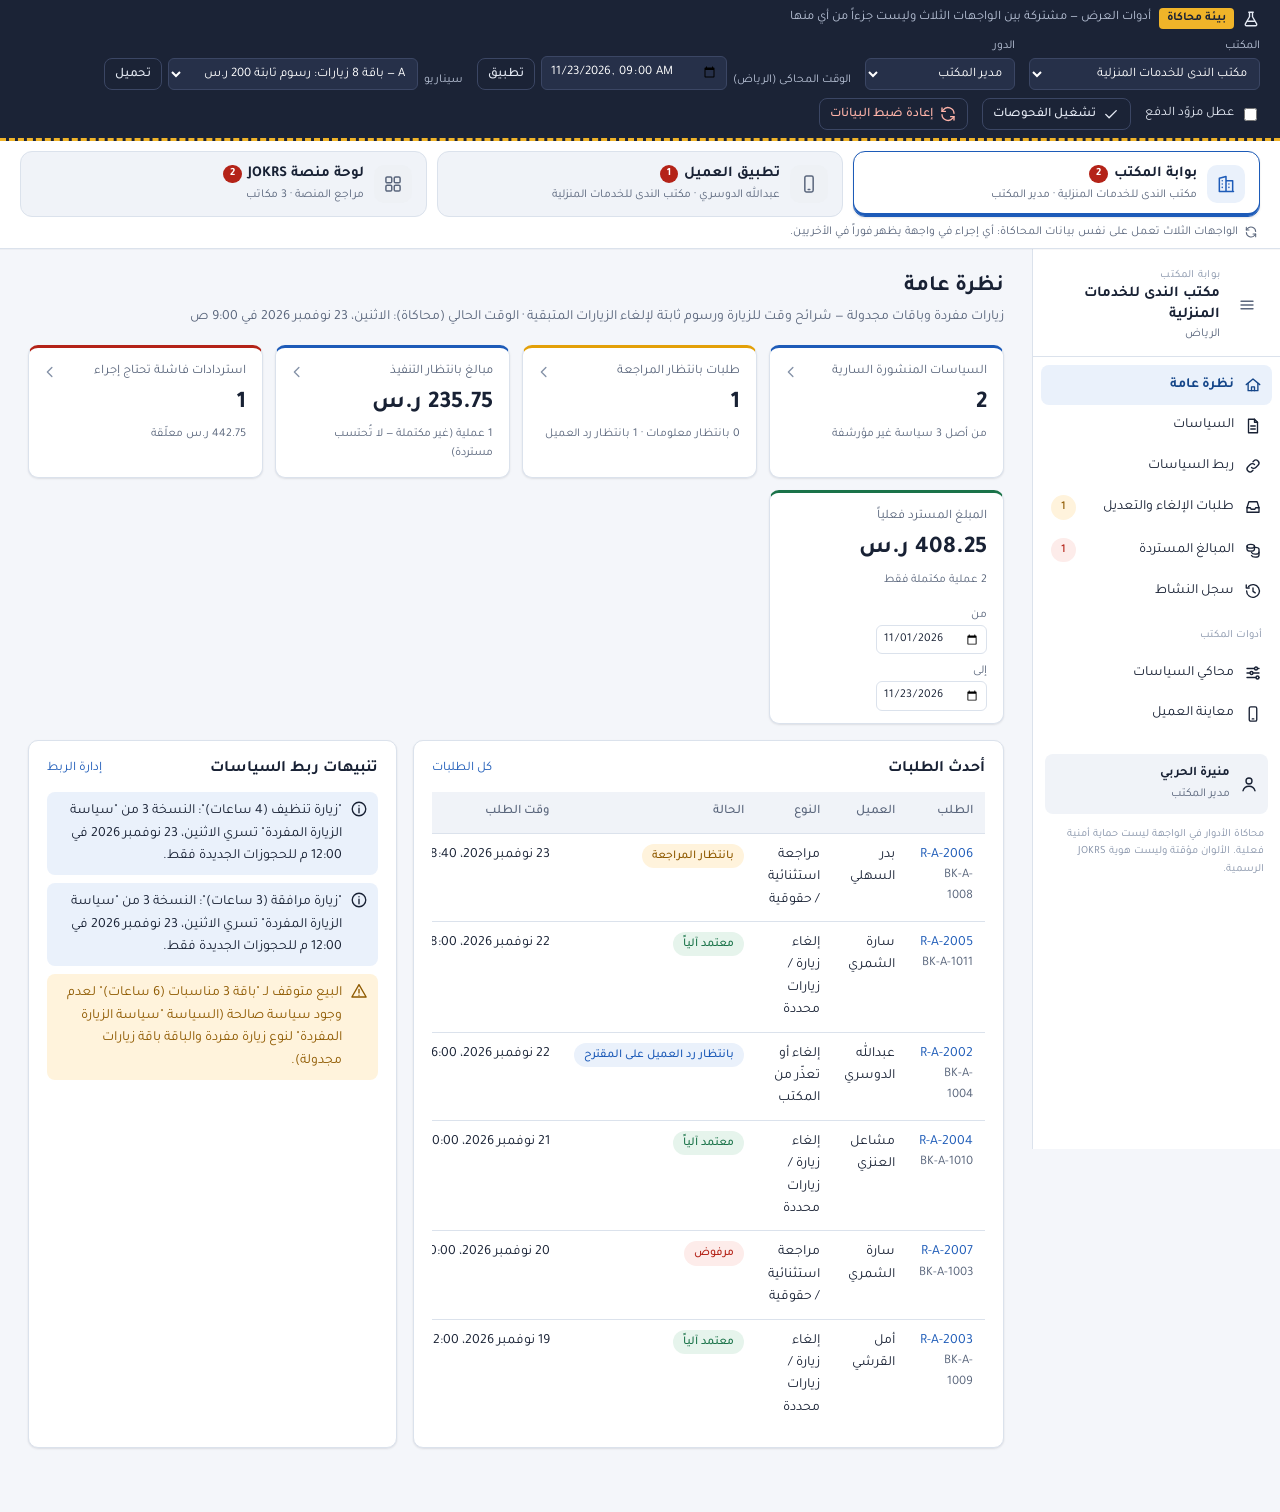
<file: index.html>
<!doctype html>
<html lang="ar" dir="rtl">
<head>
  <meta charset="utf-8">
  <meta name="viewport" content="width=device-width, initial-scale=1">
  <title>الإلغاء والاسترداد وإعادة الجدولة — محاكاة JOKRS (المكتب · العميل · المنصة)</title>
  <meta name="description" content="محاكاة تفاعلية لوحدة الإلغاء والاسترداد وإعادة الجدولة في بوابة مكاتب JOKRS. بيانات وهمية بالكامل.">
  <link rel="preconnect" href="https://fonts.googleapis.com">
  <link rel="preconnect" href="https://fonts.gstatic.com" crossorigin>
  <link href="https://fonts.googleapis.com/css2?family=Tajawal:wght@400;500;700&display=swap" rel="stylesheet">
  <link rel="stylesheet" href="styles.css">
</head>
<body>
  <svg xmlns="http://www.w3.org/2000/svg" style="display:none" aria-hidden="true">
    <symbol id="i-home" viewBox="0 0 24 24"><path d="M3 11.5 12 4l9 7.5"/><path d="M5.5 10v9.5h13V10"/><path d="M10 19.5v-5h4v5"/></symbol>
    <symbol id="i-doc" viewBox="0 0 24 24"><path d="M6 3h8l4 4v14H6z"/><path d="M14 3v4h4"/><path d="M9 12h6M9 16h6"/></symbol>
    <symbol id="i-link" viewBox="0 0 24 24"><path d="M10 14a4 4 0 0 0 5.7 0l3-3a4 4 0 0 0-5.7-5.7l-1 1"/><path d="M14 10a4 4 0 0 0-5.7 0l-3 3a4 4 0 0 0 5.7 5.7l1-1"/></symbol>
    <symbol id="i-inbox" viewBox="0 0 24 24"><path d="M4 13 6.5 5h11L20 13v6H4z"/><path d="M4 13h4.5l1 2h5l1-2H20"/></symbol>
    <symbol id="i-coins" viewBox="0 0 24 24"><ellipse cx="9" cy="7" rx="5" ry="2.5"/><path d="M4 7v4c0 1.4 2.2 2.5 5 2.5s5-1.1 5-2.5V7"/><path d="M10 15.4c.6 1.2 2.6 2.1 5 2.1 2.8 0 5-1.1 5-2.5v-4c0-1.4-2.2-2.5-5-2.5"/><path d="M10 19.4c.6 1.2 2.6 2.1 5 2.1 2.8 0 5-1.1 5-2.5v-4"/></symbol>
    <symbol id="i-history" viewBox="0 0 24 24"><path d="M3.5 12a8.5 8.5 0 1 0 2.5-6"/><path d="M3 4v4h4"/><path d="M12 8v4.5l3 2"/></symbol>
    <symbol id="i-sliders" viewBox="0 0 24 24"><path d="M4 6h10M18 6h2M4 12h4M12 12h8M4 18h12M20 18h0"/><circle cx="16" cy="6" r="2"/><circle cx="10" cy="12" r="2"/><circle cx="18" cy="18" r="2"/></symbol>
    <symbol id="i-phone" viewBox="0 0 24 24"><rect x="7" y="2.5" width="10" height="19" rx="2"/><path d="M11 18.5h2"/></symbol>
    <symbol id="i-search" viewBox="0 0 24 24"><circle cx="11" cy="11" r="6.5"/><path d="m20 20-4.2-4.2"/></symbol>
    <symbol id="i-plus" viewBox="0 0 24 24"><path d="M12 5v14M5 12h14"/></symbol>
    <symbol id="i-x" viewBox="0 0 24 24"><path d="M6 6l12 12M18 6 6 18"/></symbol>
    <symbol id="i-check" viewBox="0 0 24 24"><path d="m5 12.5 4.5 4.5L19 7.5"/></symbol>
    <symbol id="i-alert" viewBox="0 0 24 24"><path d="M12 3.5 2.5 20h19z"/><path d="M12 10v4.5M12 17.5v.1"/></symbol>
    <symbol id="i-info" viewBox="0 0 24 24"><circle cx="12" cy="12" r="9"/><path d="M12 11v6M12 7.5v.1"/></symbol>
    <symbol id="i-chev" viewBox="0 0 24 24"><path d="m14.5 6-6 6 6 6"/></symbol>
    <symbol id="i-copy" viewBox="0 0 24 24"><rect x="8" y="8" width="12" height="12" rx="2"/><path d="M16 8V5a1 1 0 0 0-1-1H5a1 1 0 0 0-1 1v10a1 1 0 0 0 1 1h3"/></symbol>
    <symbol id="i-archive" viewBox="0 0 24 24"><rect x="3" y="4" width="18" height="4" rx="1"/><path d="M5 8v12h14V8M10 12h4"/></symbol>
    <symbol id="i-edit" viewBox="0 0 24 24"><path d="M4 20h4L19 9l-4-4L4 16z"/><path d="m13.5 6.5 4 4"/></symbol>
    <symbol id="i-eye" viewBox="0 0 24 24"><path d="M2.5 12S6 5.5 12 5.5 21.5 12 21.5 12 18 18.5 12 18.5 2.5 12 2.5 12z"/><circle cx="12" cy="12" r="3"/></symbol>
    <symbol id="i-clock" viewBox="0 0 24 24"><circle cx="12" cy="12" r="9"/><path d="M12 7v5l3.5 2"/></symbol>
    <symbol id="i-user" viewBox="0 0 24 24"><circle cx="12" cy="8" r="4"/><path d="M4 21c1.2-4 4.3-6 8-6s6.8 2 8 6"/></symbol>
    <symbol id="i-shield" viewBox="0 0 24 24"><path d="M12 3 4.5 6v5.5c0 4.5 3.2 8.2 7.5 9.5 4.3-1.3 7.5-5 7.5-9.5V6z"/></symbol>
    <symbol id="i-play" viewBox="0 0 24 24"><path d="M8 5.5v13l10-6.5z"/></symbol>
    <symbol id="i-refresh" viewBox="0 0 24 24"><path d="M20 11a8 8 0 0 0-14.3-4.5L4 8.5"/><path d="M4 4v4.5h4.5"/><path d="M4 13a8 8 0 0 0 14.3 4.5l1.7-2"/><path d="M20 20v-4.5h-4.5"/></symbol>
    <symbol id="i-calendar" viewBox="0 0 24 24"><rect x="3.5" y="5" width="17" height="15.5" rx="2"/><path d="M3.5 10h17M8 3v4M16 3v4"/></symbol>
    <symbol id="i-menu" viewBox="0 0 24 24"><path d="M4 7h16M4 12h16M4 17h16"/></symbol>
    <symbol id="i-building" viewBox="0 0 24 24"><path d="M4 21V5l8-2v18M12 8h8v13M4 21h17"/><path d="M7.5 8v.1M7.5 12v.1M7.5 16v.1M15.5 12v.1M15.5 16v.1"/></symbol>
    <symbol id="i-grid" viewBox="0 0 24 24"><rect x="3.5" y="3.5" width="7" height="7" rx="1.5"/><rect x="13.5" y="3.5" width="7" height="7" rx="1.5"/><rect x="3.5" y="13.5" width="7" height="7" rx="1.5"/><rect x="13.5" y="13.5" width="7" height="7" rx="1.5"/></symbol>
    <symbol id="i-external" viewBox="0 0 24 24"><path d="M14 4h6v6M20 4l-9 9"/><path d="M18 14v5a1 1 0 0 1-1 1H5a1 1 0 0 1-1-1V7a1 1 0 0 1 1-1h5"/></symbol>
    <symbol id="i-wallet" viewBox="0 0 24 24"><path d="M4 7.5A2.5 2.5 0 0 1 6.5 5H18v3"/><rect x="4" y="8" width="16" height="11" rx="2"/><path d="M16 13.5h.1"/></symbol>
    <symbol id="i-bell" viewBox="0 0 24 24"><path d="M6 16V11a6 6 0 0 1 12 0v5l1.5 2h-15z"/><path d="M10 20.5a2 2 0 0 0 4 0"/></symbol>
    <symbol id="i-sparkle" viewBox="0 0 24 24"><path d="M12 3.5 13.8 10 20.5 12l-6.7 2L12 20.5 10.2 14 3.5 12l6.7-2z"/></symbol>
    <symbol id="i-flask" viewBox="0 0 24 24"><path d="M9 3h6M10 3v6l-5.5 9.5A1.7 1.7 0 0 0 6 21h12a1.7 1.7 0 0 0 1.5-2.5L14 9V3"/><path d="M7.5 15h9"/></symbol>
  </svg>

  <a class="skip-link" href="#main">تخطَّ إلى المحتوى</a>
  <header id="demobar" class="demobar" aria-label="أدوات المحاكاة — خارج الواجهات الثلاث"></header>
  <nav id="viewtabs" class="viewtabs" aria-label="اختيار الواجهة"></nav>
  <div id="view-office" class="view" role="tabpanel" aria-labelledby="vt-office">
    <div class="shell">
      <aside id="sidebar" class="sidebar" aria-label="التنقل الرئيسي"></aside>
      <main id="main" class="main" tabindex="-1"></main>
    </div>
  </div>
  <div id="view-customer" class="view view-customer" role="tabpanel" aria-labelledby="vt-customer" hidden></div>
  <div id="view-jokrs" class="view view-jokrs" role="tabpanel" aria-labelledby="vt-jokrs" hidden></div>
  <div id="overlay-root"></div>
  <div id="toasts" class="toasts" role="status" aria-live="polite"></div>
  <noscript><p style="padding:24px">هذه المحاكاة تتطلب تفعيل JavaScript.</p></noscript>

  <script src="engine.js"></script>
  <script src="store.js"></script>
  <script src="seed.js"></script>
  <script src="tests.js"></script>
  <script src="ui-core.js"></script>
  <script src="ui-pages.js"></script>
  <script src="ui-builder.js"></script>
  <script src="ui-tools.js"></script>
  <script src="ui-customer.js"></script>
  <script src="ui-jokrs.js"></script>
  <script src="app.js"></script>
</body>
</html>
</file>
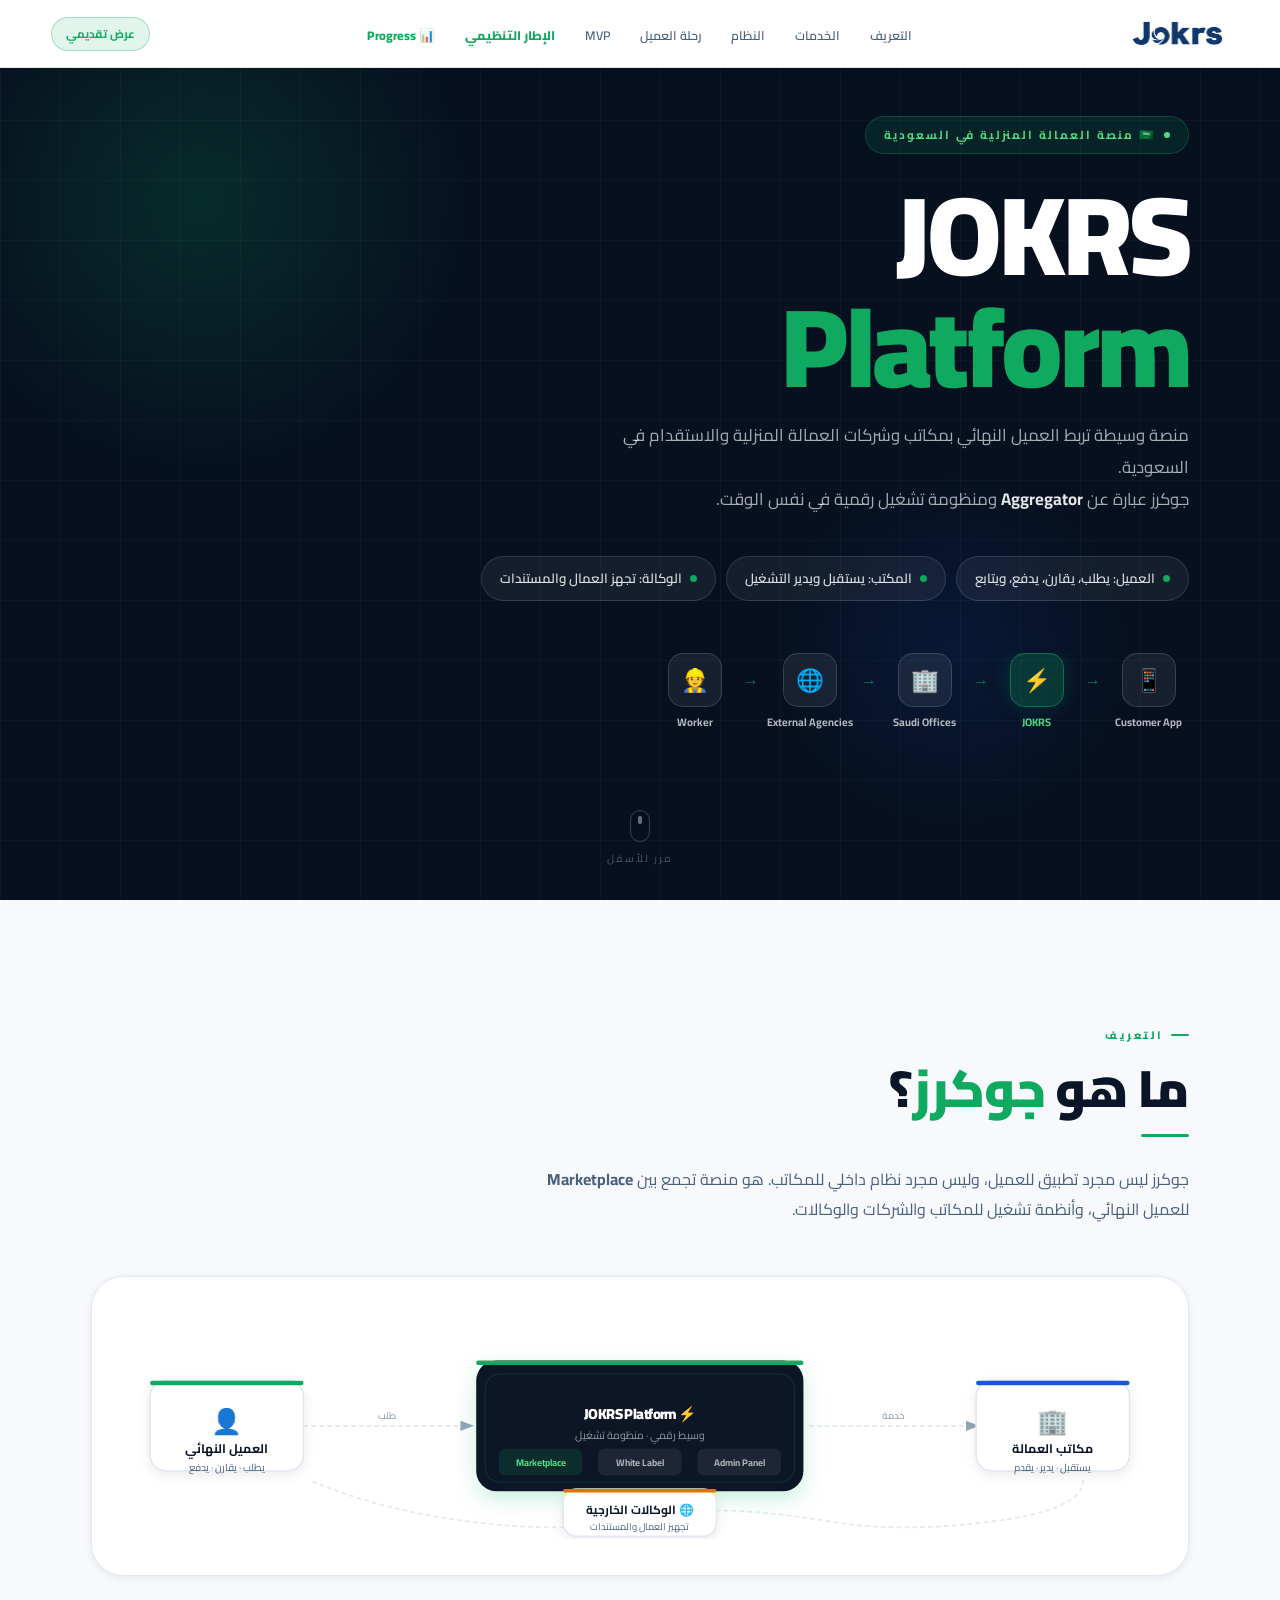
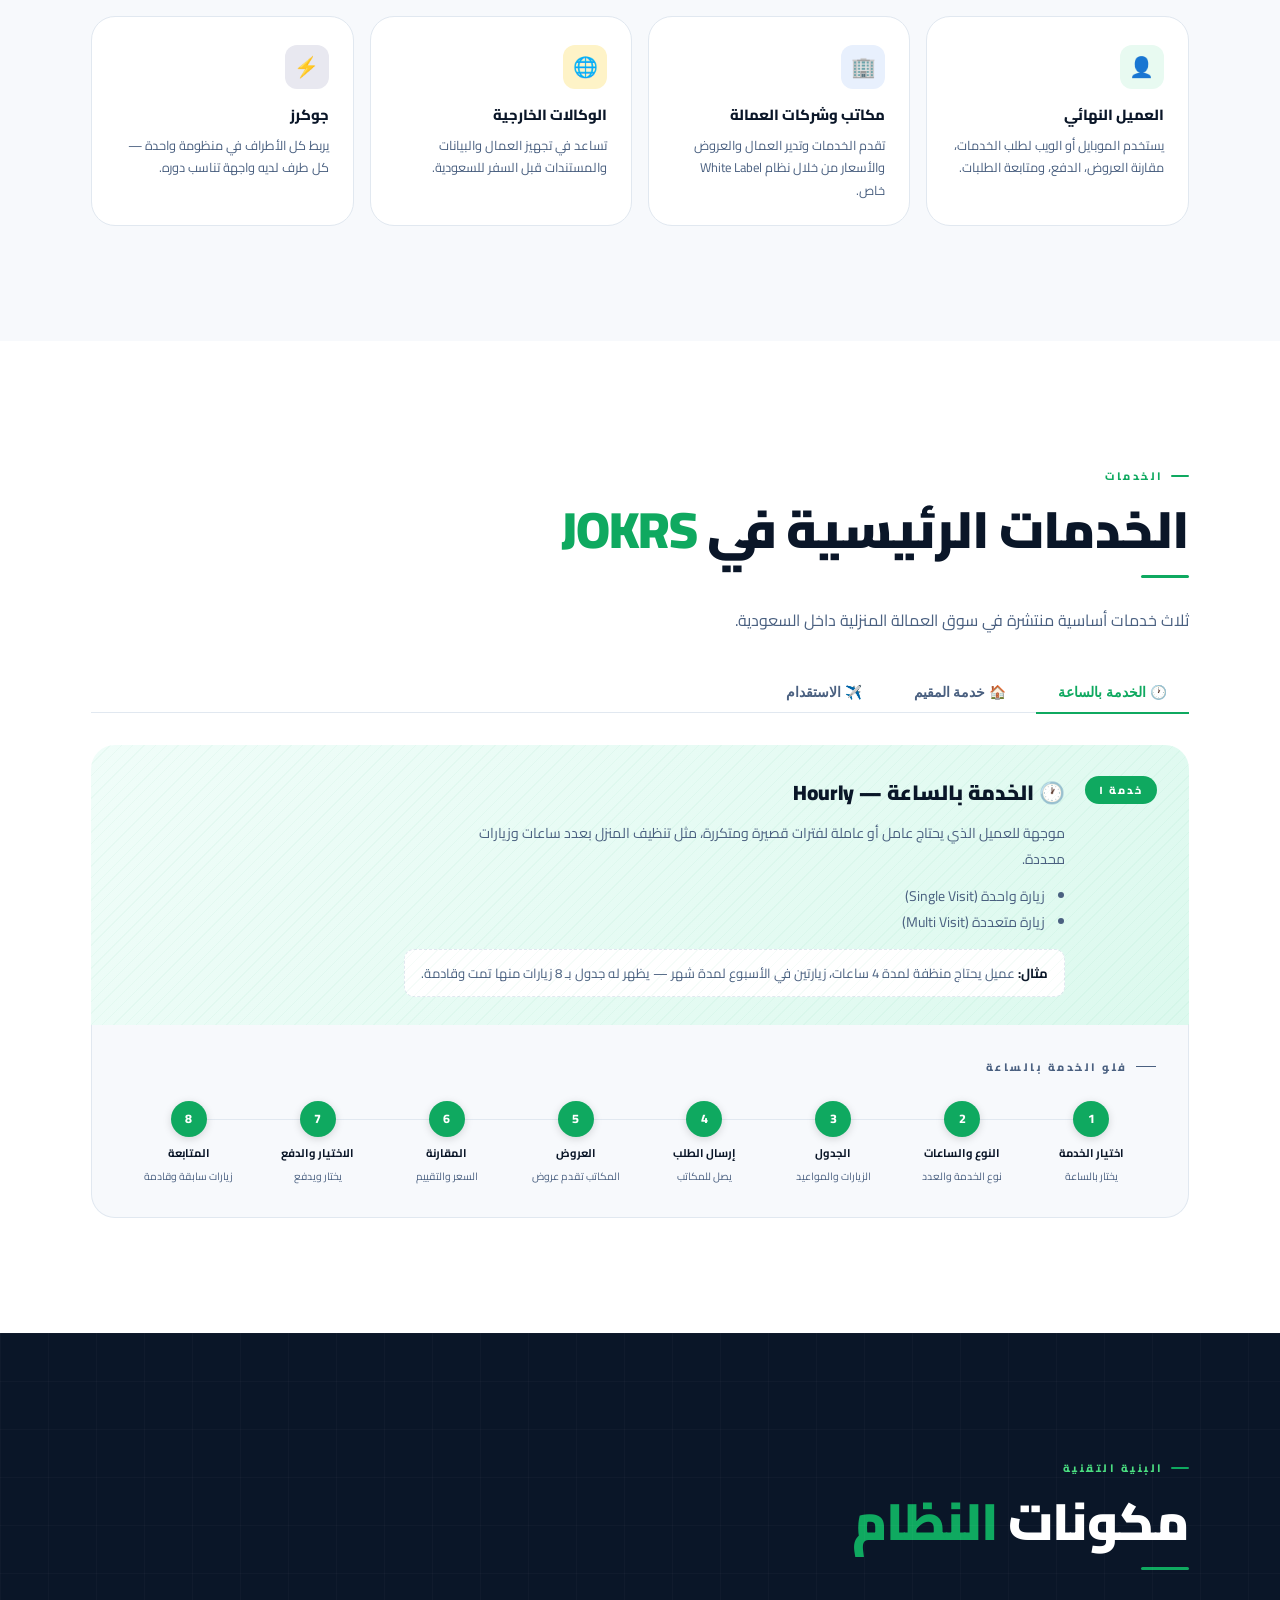
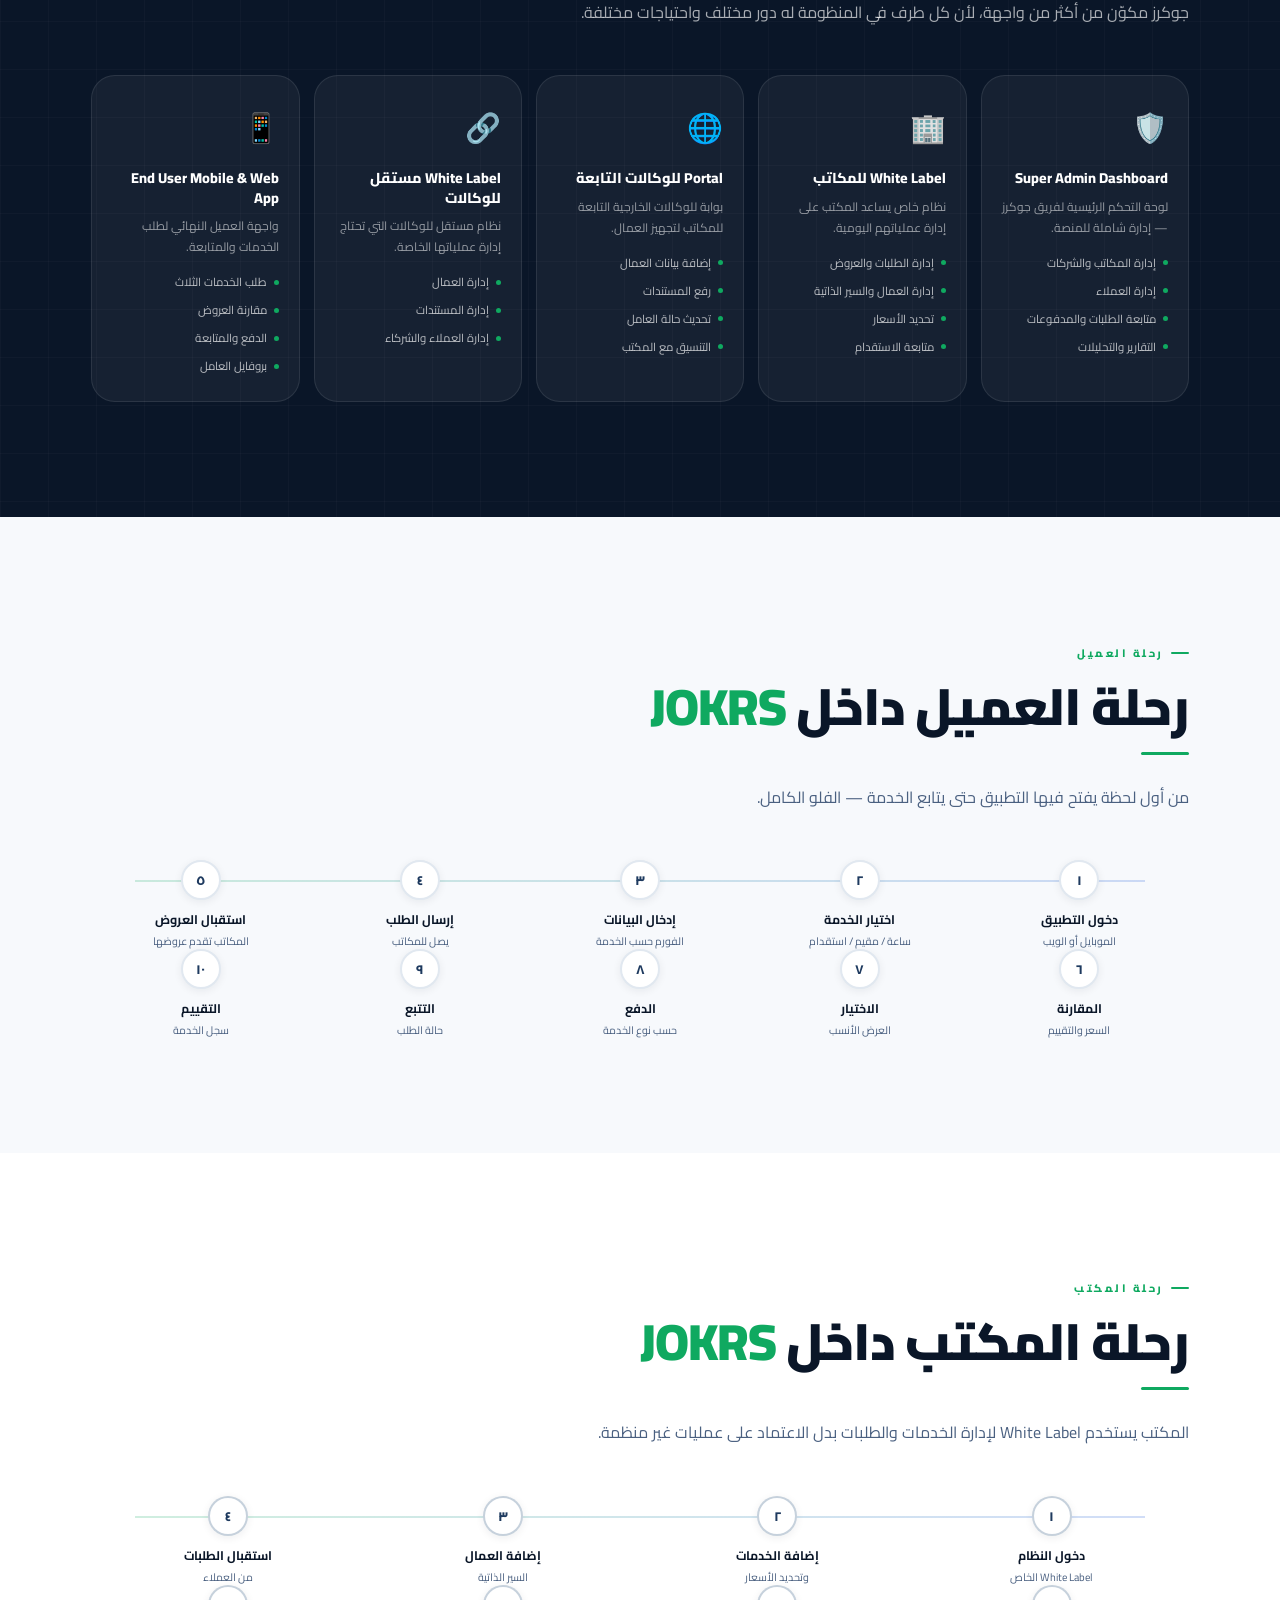
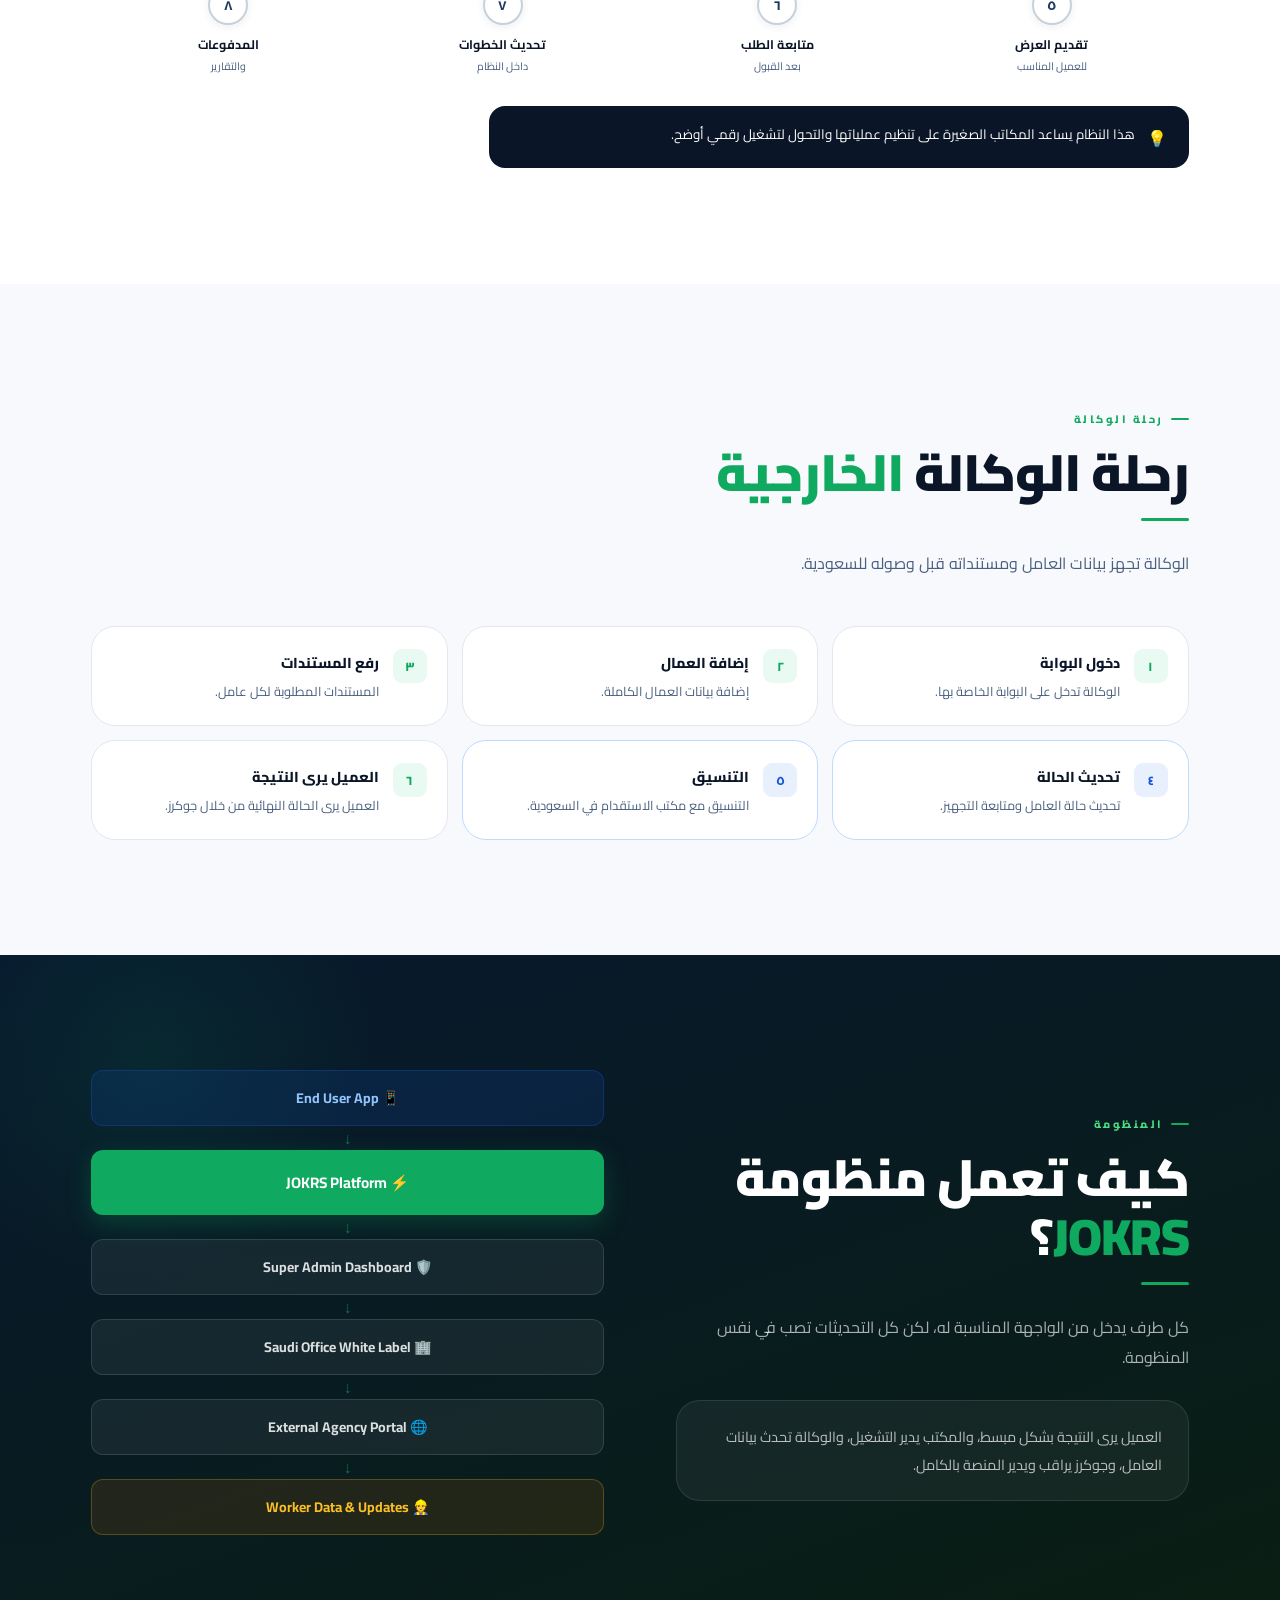
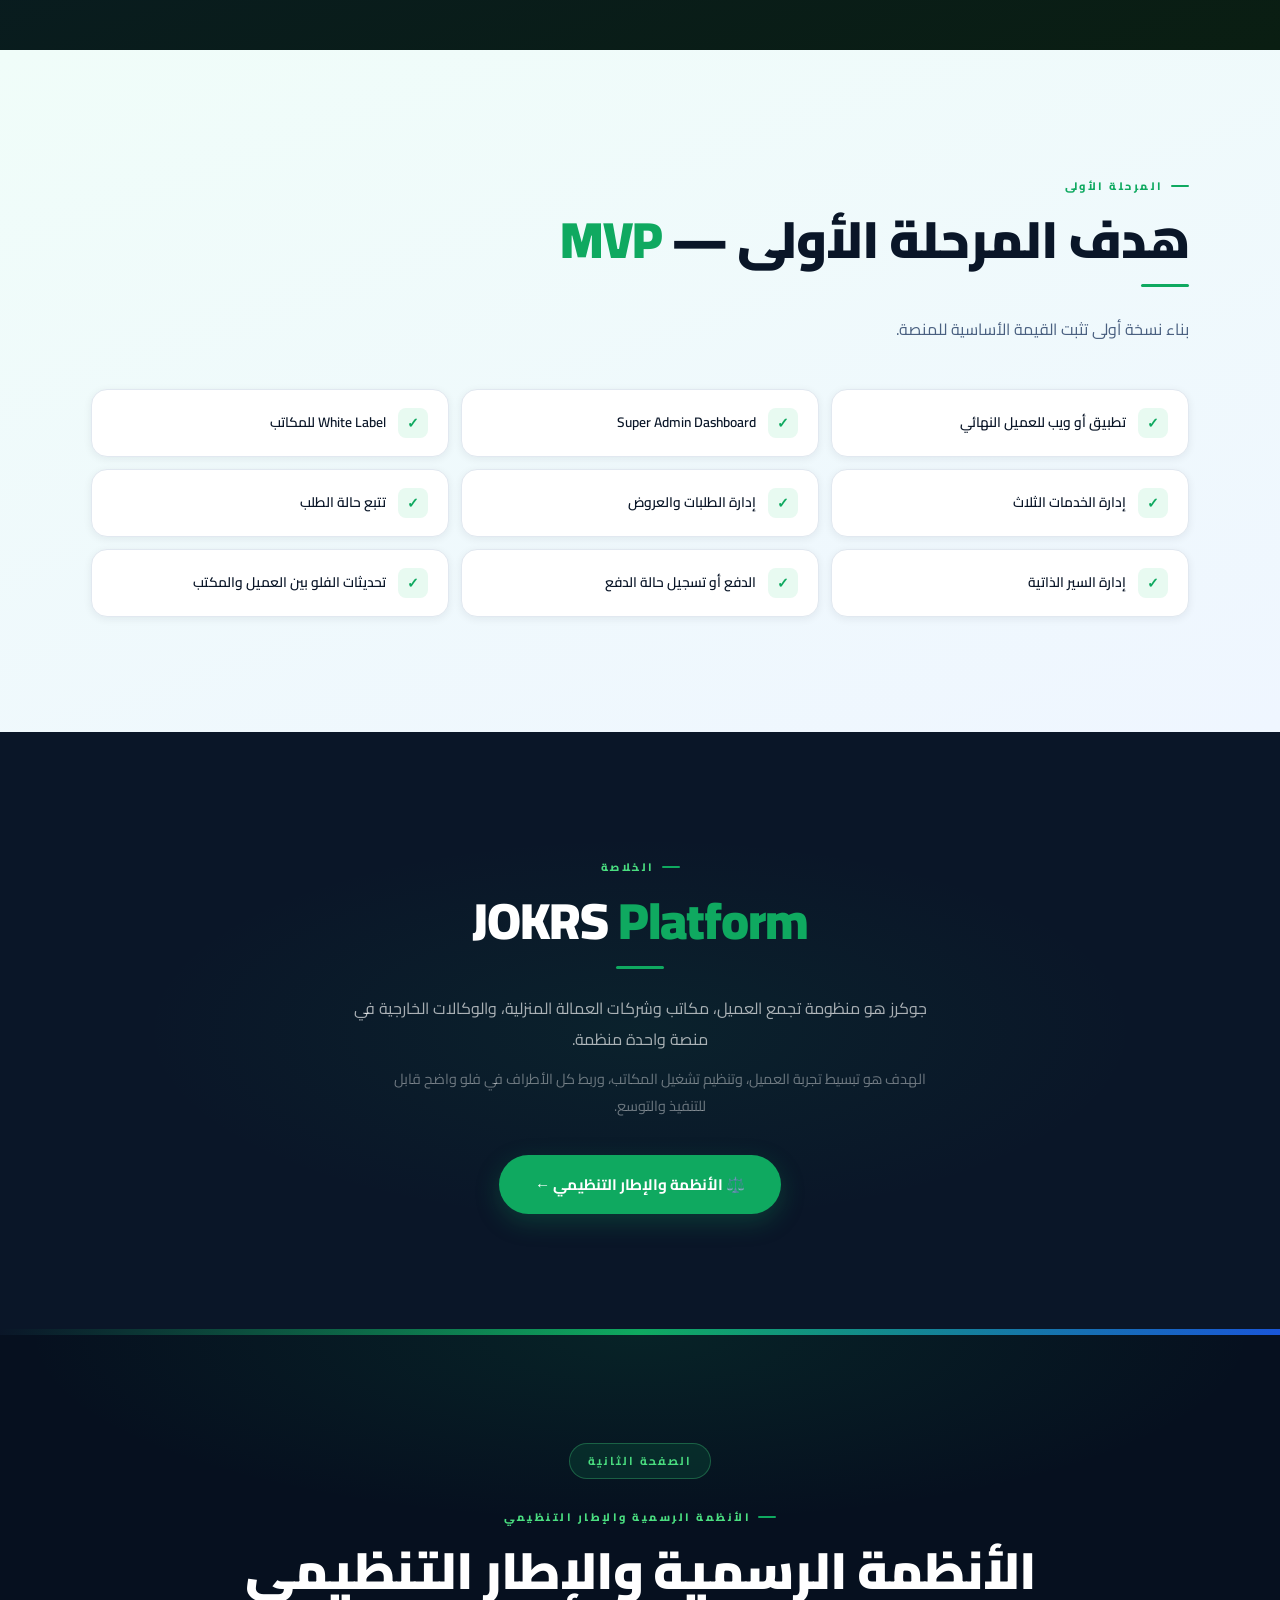
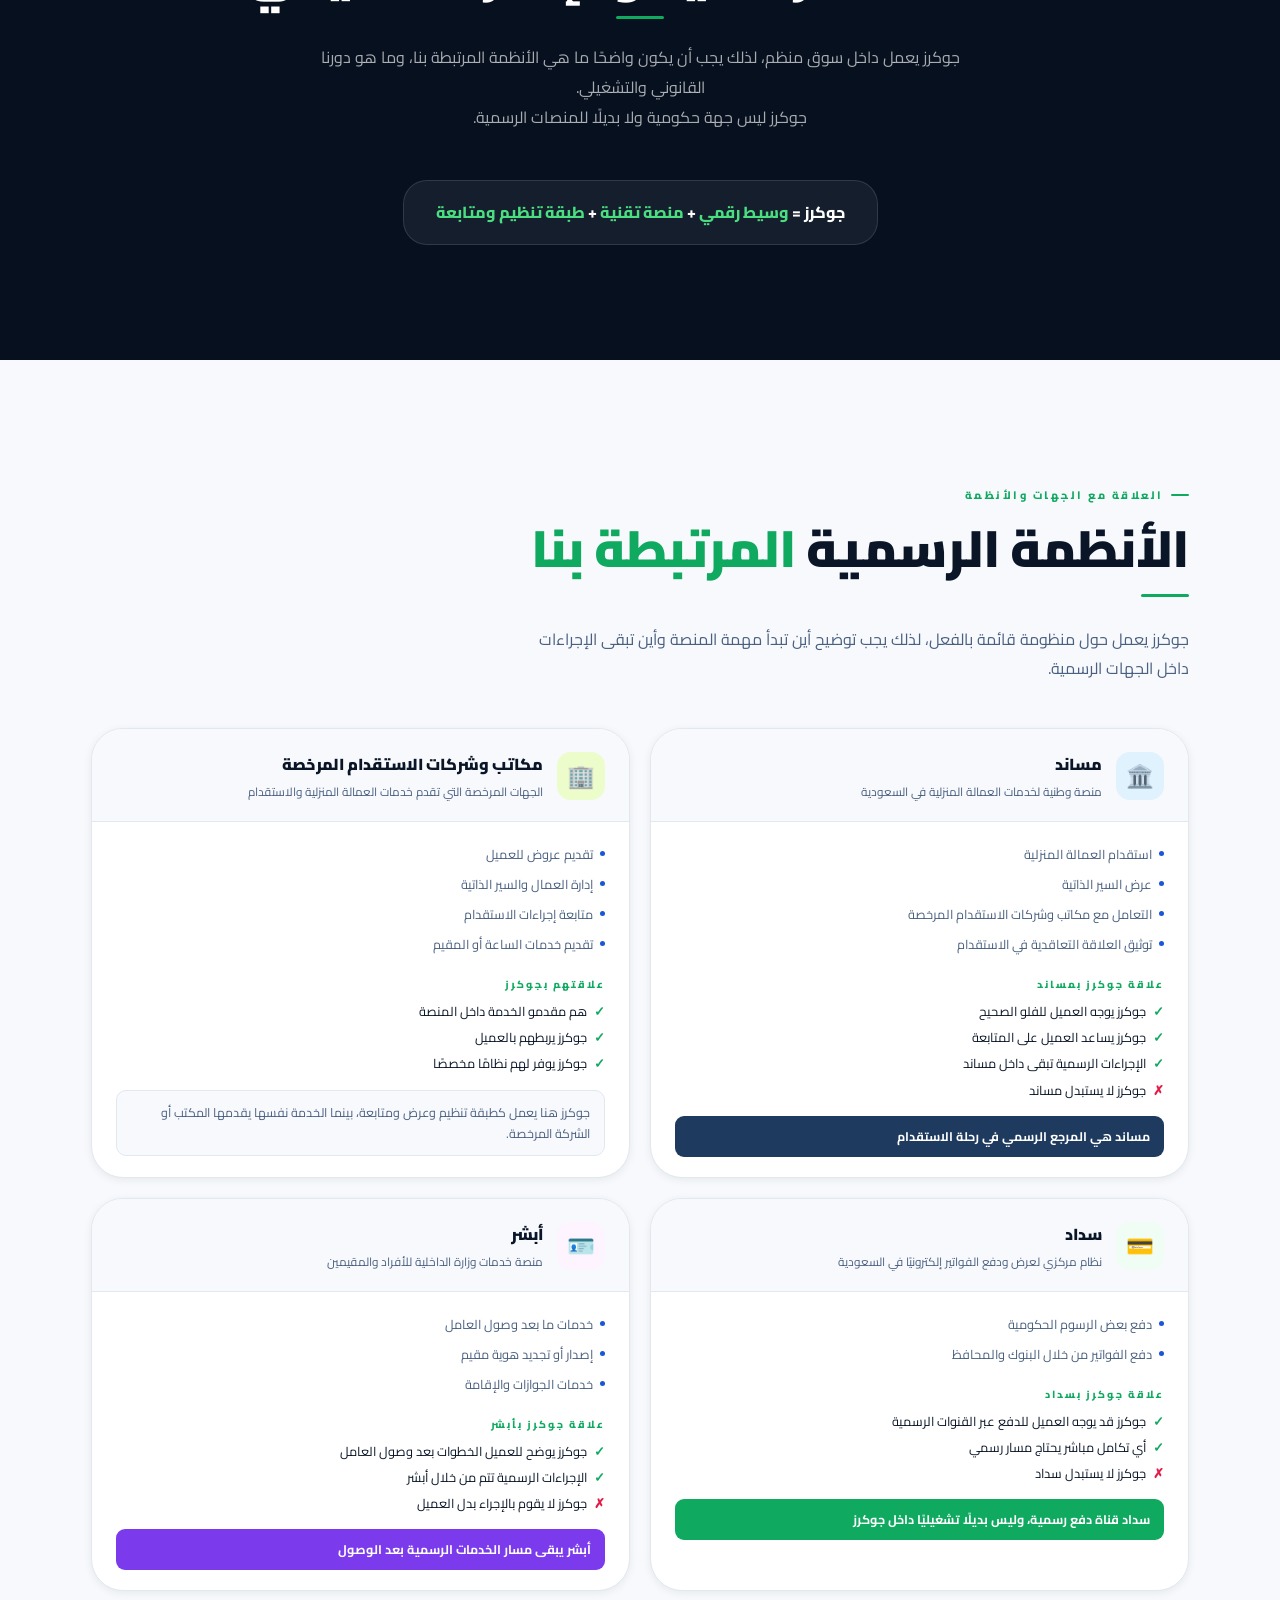
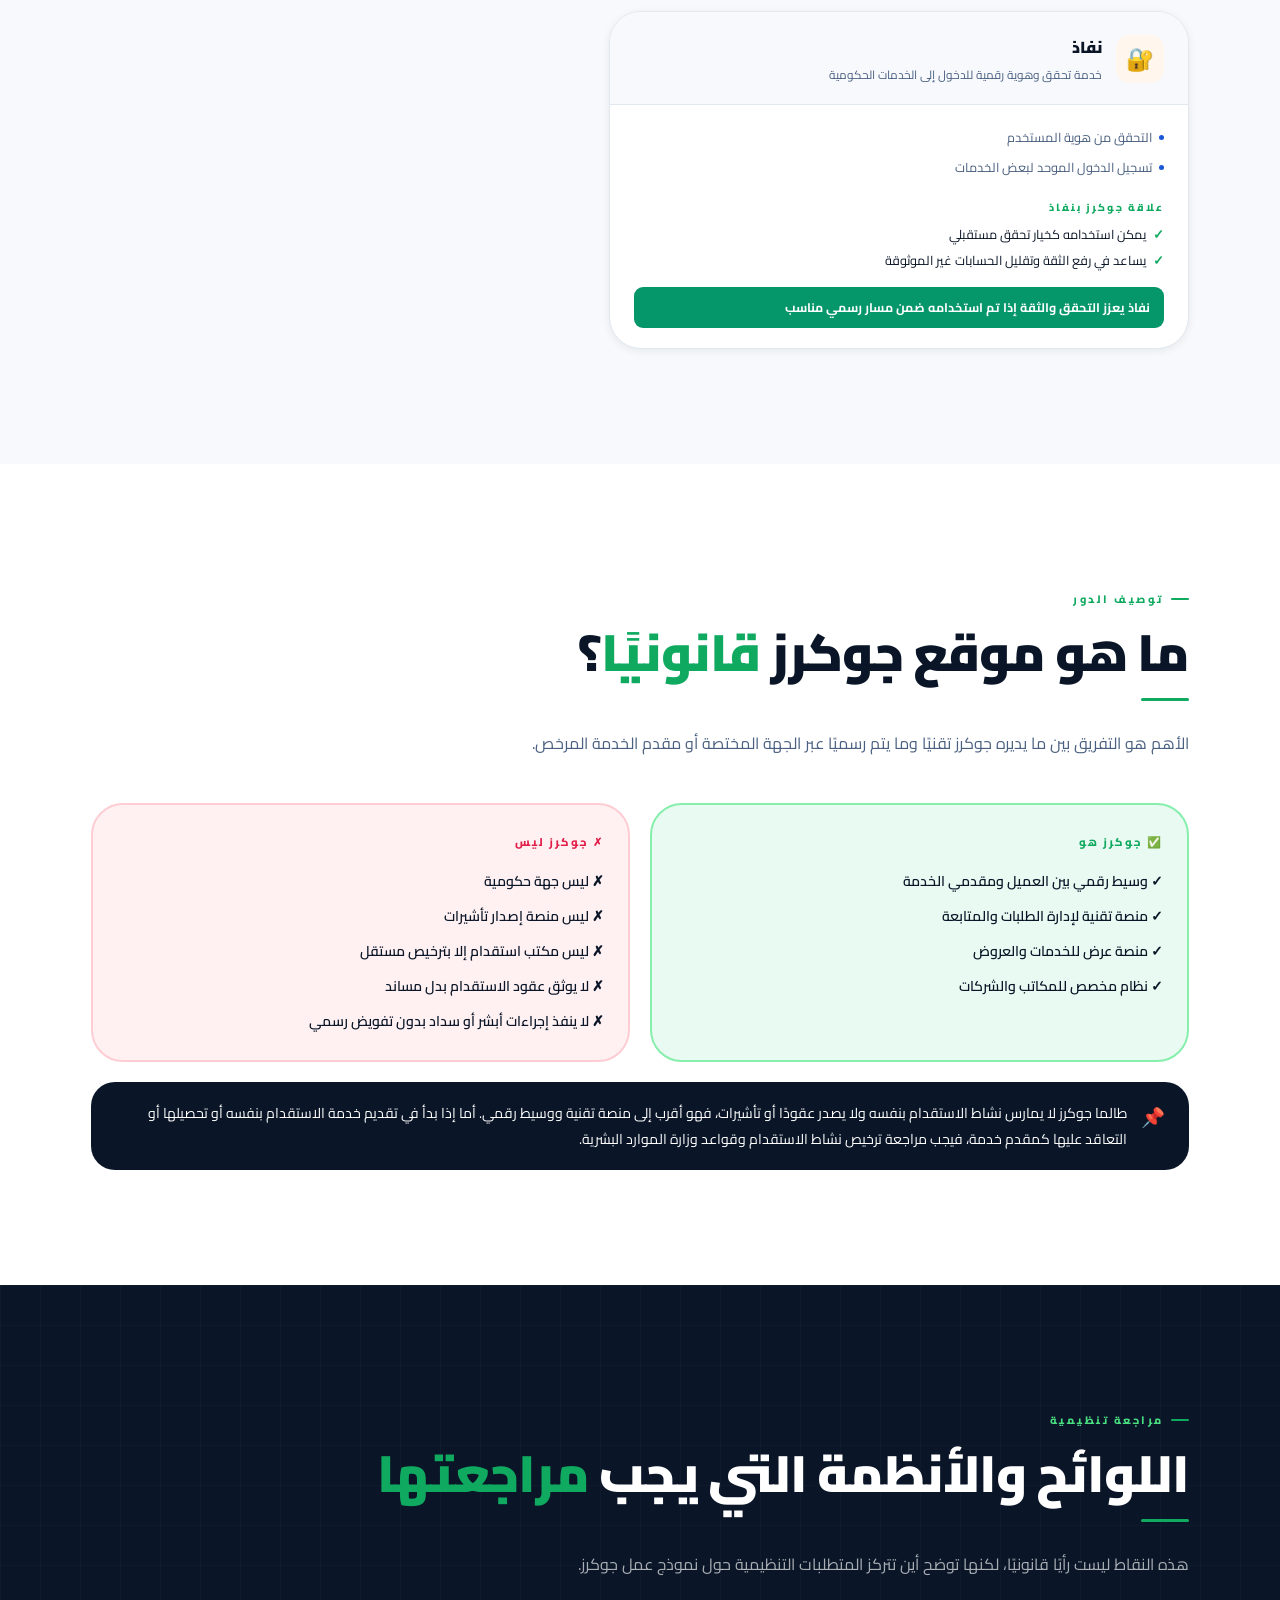
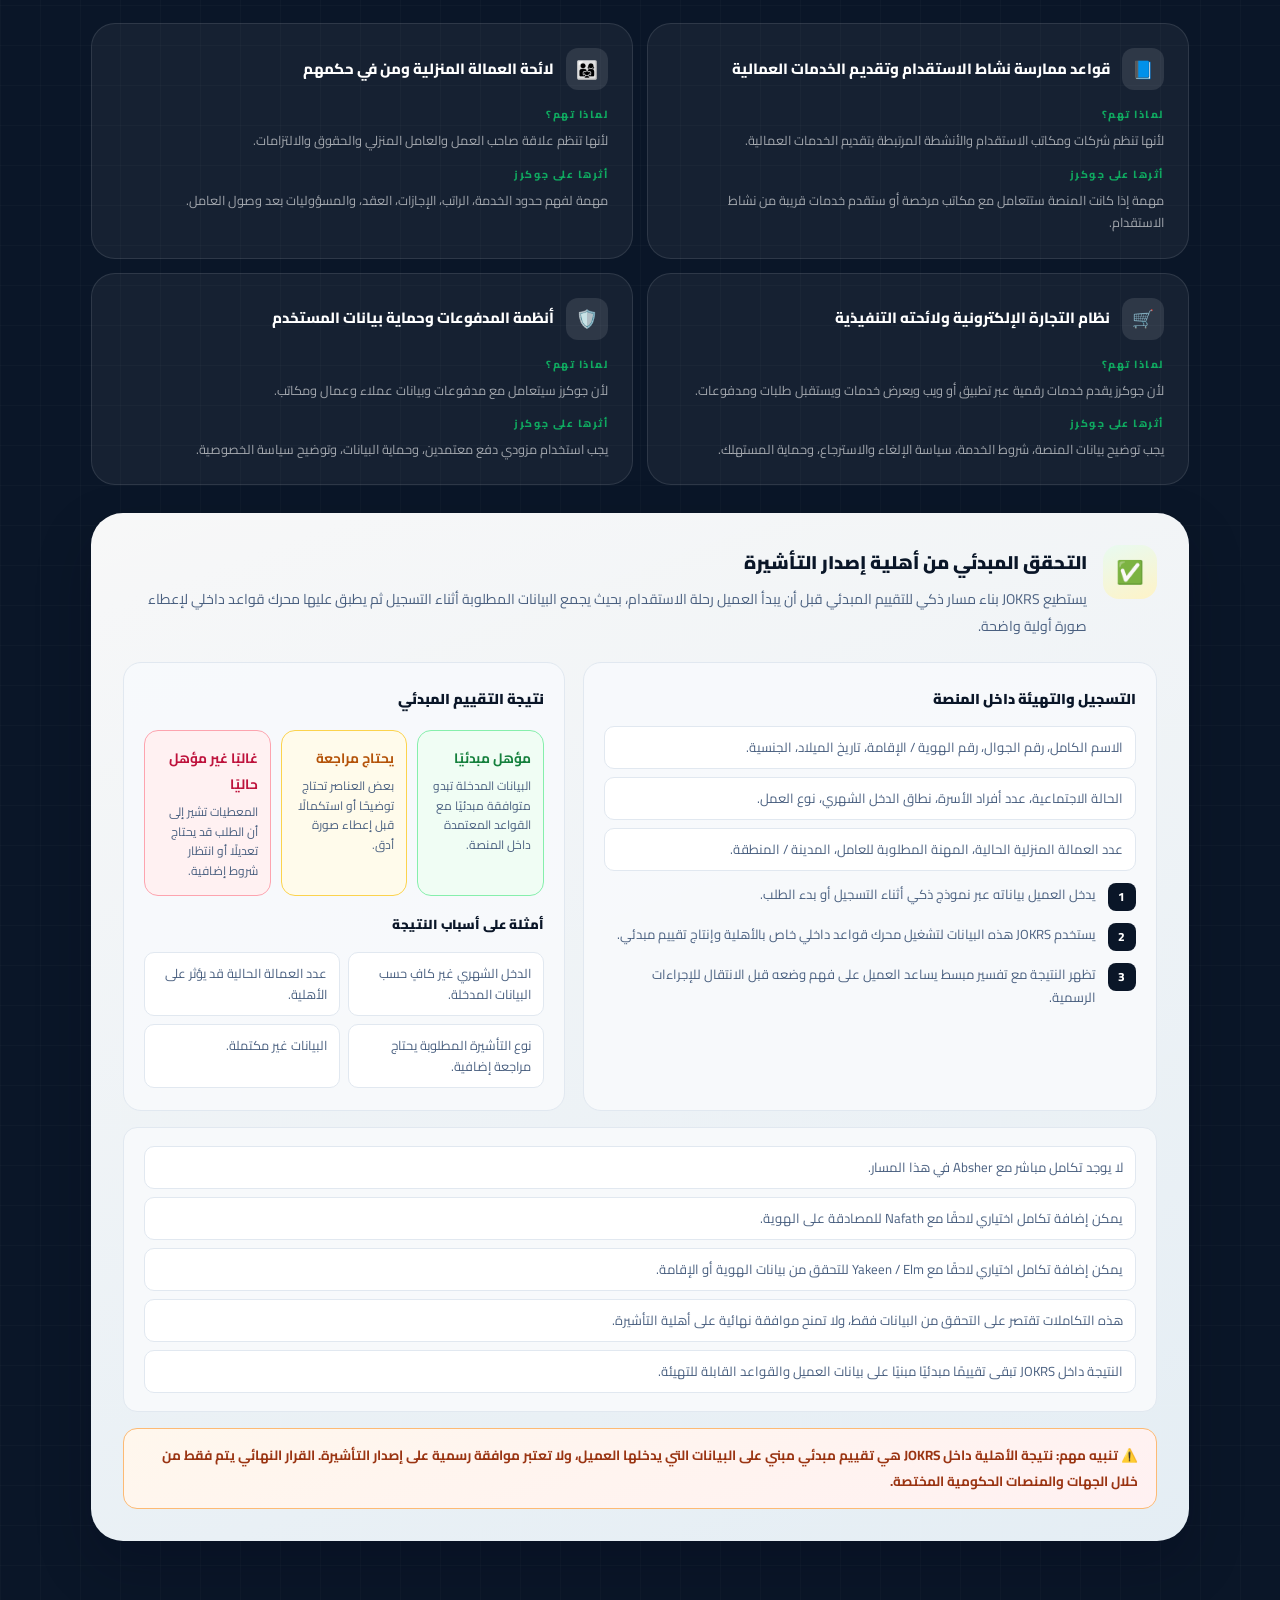
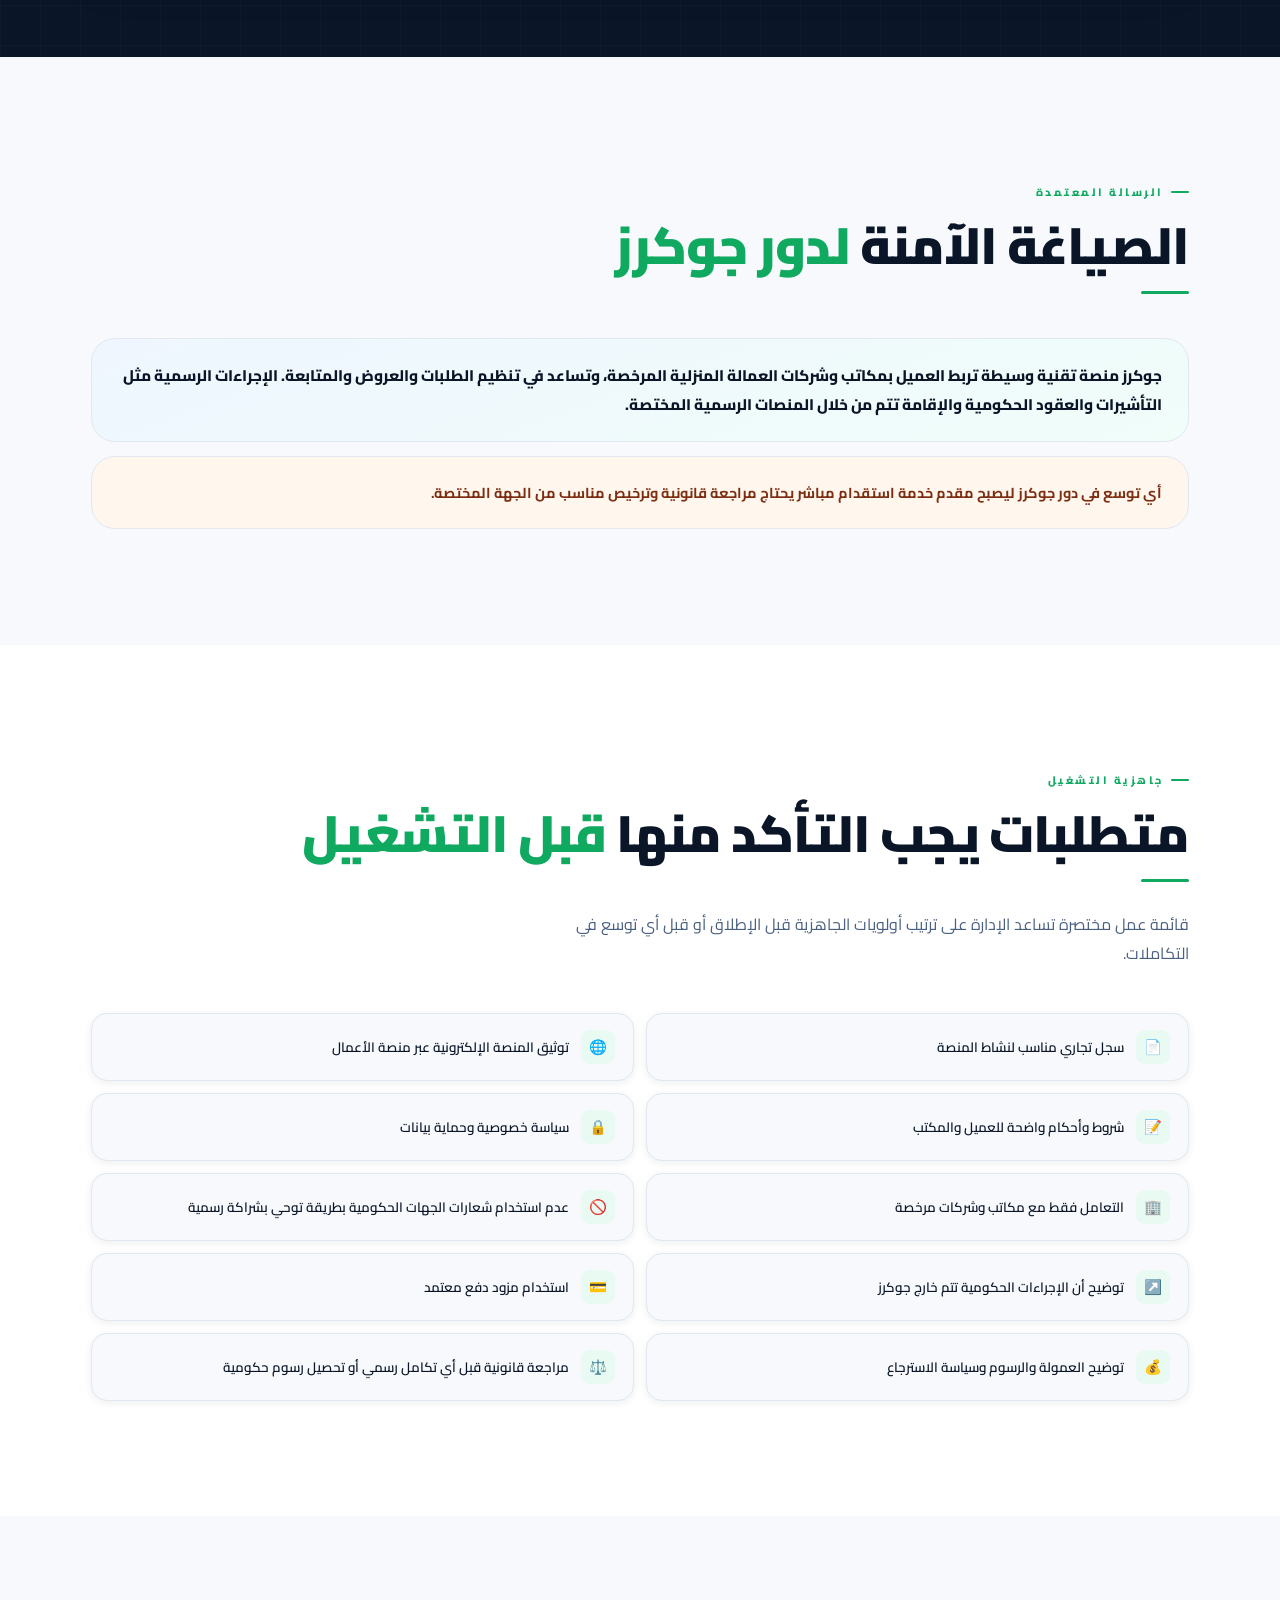
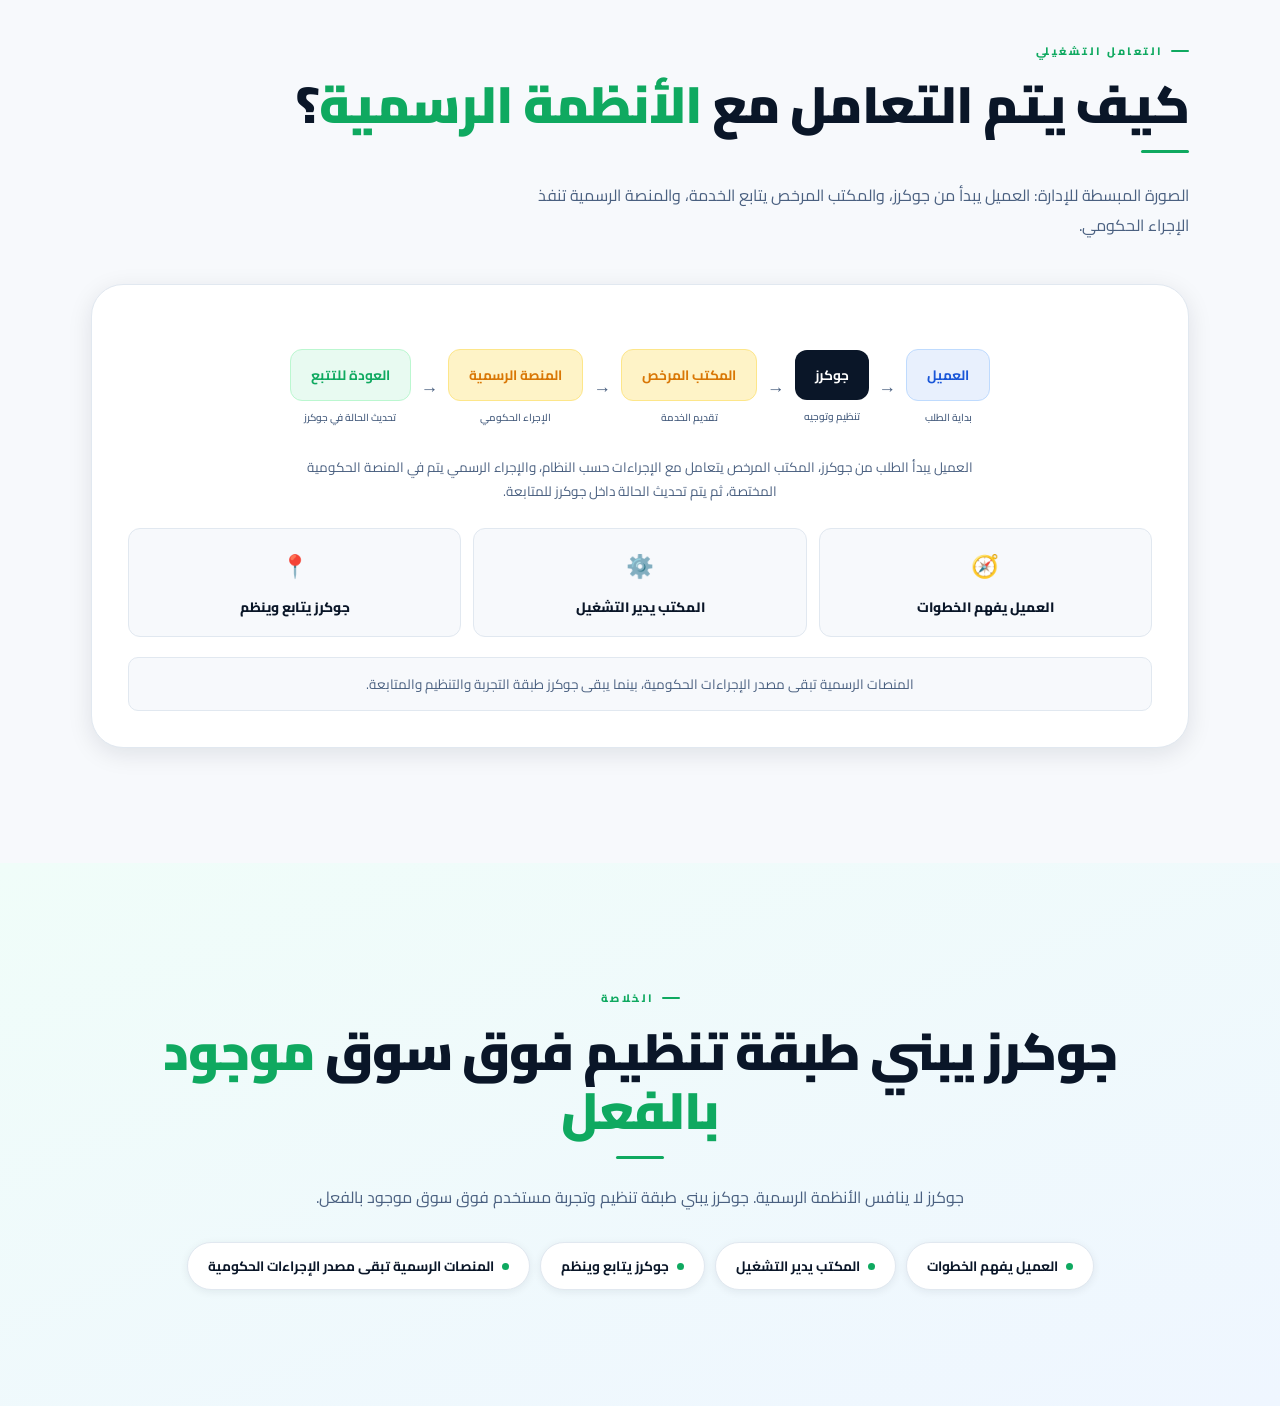
<file: jokrs.html>
<!DOCTYPE html>
<html lang="ar" dir="rtl">
<head>
<meta charset="UTF-8">
<meta name="viewport" content="width=device-width, initial-scale=1.0">
<title>JOKRS Platform — منصة العمالة المنزلية</title>
<link rel="preconnect" href="https://fonts.googleapis.com">
<link rel="preconnect" href="https://fonts.gstatic.com" crossorigin>
<link href="https://fonts.googleapis.com/css2?family=Cairo:wght@300;400;500;600;700;800;900&family=IBM+Plex+Mono:wght@400;600&display=swap" rel="stylesheet">
<style>
/* ═══════════════════════════════════════════════
   DESIGN TOKENS & RESET
═══════════════════════════════════════════════ */
:root {
  --ink:        #0a1628;
  --ink-soft:   #1e3a5f;
  --ink-muted:  #4a6080;
  --surface:    #f7f9fc;
  --white:      #ffffff;
  --border:     #e1e8f0;

  --green:      #0fa960;
  --green-glow: rgba(15,169,96,.18);
  --green-pale: #e8faf1;
  --blue:       #1956d8;
  --blue-pale:  #e8f0fd;
  --amber:      #d97706;
  --amber-pale: #fef3c7;
  --violet:     #7c3aed;
  --rose:       #e11d48;

  --hero-bg:    #06101f;
  --nav-h:      68px;

  --r-sm: 10px;
  --r-md: 16px;
  --r-lg: 24px;
  --r-xl: 32px;

  --shadow-sm:  0 2px 8px rgba(10,22,40,.07);
  --shadow-md:  0 6px 24px rgba(10,22,40,.1);
  --shadow-lg:  0 16px 48px rgba(10,22,40,.14);

  --ease-out:   cubic-bezier(.22,1,.36,1);
  --ease-spring: cubic-bezier(.34,1.56,.64,1);
}

*, *::before, *::after { margin:0; padding:0; box-sizing:border-box; }
html { scroll-behavior: smooth; font-size: 16px; }

body {
  font-family: 'Cairo', sans-serif;
  background: var(--white);
  color: var(--ink);
  direction: rtl;
  overflow-x: hidden;
  -webkit-font-smoothing: antialiased;
}

/* ═══════════════════════════════════════════════
   SCROLL REVEAL
═══════════════════════════════════════════════ */
.reveal {
  opacity: 0;
  transform: translateY(28px);
  transition: opacity .65s var(--ease-out), transform .65s var(--ease-out);
}
.reveal.delay-1 { transition-delay: .1s; }
.reveal.delay-2 { transition-delay: .2s; }
.reveal.delay-3 { transition-delay: .3s; }
.reveal.delay-4 { transition-delay: .4s; }
.reveal.delay-5 { transition-delay: .5s; }
.reveal.visible { opacity:1; transform: none; }

/* ═══════════════════════════════════════════════
   NAVIGATION
═══════════════════════════════════════════════ */
#nav {
  position: fixed;
  top: 0; inset-inline: 0;
  z-index: 900;
  height: var(--nav-h);
  display: flex;
  align-items: center;
  justify-content: space-between;
  padding: 0 clamp(20px, 4vw, 52px);
  background: #ffffff;
  backdrop-filter: blur(16px) saturate(180%);
  border-bottom: 1px solid #e1e8f0;
  transition: background .3s;
  box-shadow: 0 2px 8px rgba(10,22,40,.07);
}
#nav.scrolled {
  background: #ffffff;
  box-shadow: 0 6px 24px rgba(10,22,40,.1);
}

.nav-logo {
  display: flex;
  align-items: center;
  gap: 10px;
  text-decoration: none;
}
.nav-logo-mark {
  width: 100px; height: 100px;
  background: transparent;
  border-radius: 10px;
  display: flex; align-items: center; justify-content: center;
  font-size: .9rem; font-weight: 900; color: white;
  letter-spacing: -1px;
}
.nav-logo-mark img {
  width: 100%; height: 100%;
  object-fit: contain;
}
.nav-logo-text {
  font-size: 1.1rem; font-weight: 900;
  color: #0a1628; letter-spacing: -0.5px;
}
.nav-logo-text span { color: var(--green); }

.nav-links {
  display: flex; gap: 6px; list-style: none;
}
.nav-links a {
  font-size: .78rem; font-weight: 600;
  color: #4a6080;
  text-decoration: none;
  padding: 6px 12px;
  border-radius: 8px;
  transition: color .2s, background .2s;
}
.nav-links a:hover {
  color: #0a1628;
  background: rgba(10,22,40,.05);
}
.nav-links a.active { color: var(--green); }

.nav-pill {
  font-size: .72rem; font-weight: 700;
  color: var(--green);
  background: rgba(15,169,96,.12);
  border: 1px solid rgba(15,169,96,.3);
  padding: 5px 14px;
  border-radius: 20px;
  white-space: nowrap;
}

.nav-mobile-toggle {
  display: none;
  background: none; border: none;
  color: #0a1628; font-size: 1.4rem;
  cursor: pointer; padding: 6px;
}

/* ═══════════════════════════════════════════════
   PAGE PROGRESS BAR
═══════════════════════════════════════════════ */
#progress-bar {
  position: fixed;
  top: var(--nav-h);
  right: 0; left: 0;
  height: 2px;
  background: linear-gradient(90deg, var(--green), #22d77a);
  transform-origin: right;
  transform: scaleX(0);
  z-index: 901;
  transition: transform .05s linear;
}

/* ═══════════════════════════════════════════════
   SECTION LAYOUT
═══════════════════════════════════════════════ */
.section-inner {
  max-width: 1200px;
  margin: 0 auto;
  padding: 0 clamp(20px, 4vw, 52px);
}
section { padding: clamp(72px, 9vw, 120px) 0; }

.label-tag {
  display: inline-flex; align-items: center; gap: 7px;
  font-size: .68rem; font-weight: 800;
  letter-spacing: 2.5px; text-transform: uppercase;
  color: var(--green); margin-bottom: 14px;
}
.label-tag::before {
  content: '';
  width: 18px; height: 2px;
  background: var(--green);
  border-radius: 2px;
  display: inline-block;
}

.section-title {
  font-size: clamp(2rem, 4.5vw, 3.2rem);
  font-weight: 900;
  color: var(--ink);
  line-height: 1.15;
  letter-spacing: -1px;
  margin-bottom: 16px;
}
.section-title .accent { color: var(--green); }
.section-sub {
  font-size: 1rem; color: var(--ink-muted);
  line-height: 1.85; max-width: 680px;
}

.divider-line {
  width: 48px; height: 3px;
  background: var(--green);
  border-radius: 3px;
  margin-bottom: 28px;
}

/* ═══════════════════════════════════════════════
   HERO SECTION
═══════════════════════════════════════════════ */
#hero {
  min-height: 100vh;
  background: var(--hero-bg);
  display: flex; align-items: center;
  padding-top: var(--nav-h);
  position: relative;
  overflow: hidden;
}

/* animated grid background */
.hero-grid-bg {
  position: absolute;
  inset: 0;
  background-image:
    linear-gradient(rgba(255,255,255,.03) 1px, transparent 1px),
    linear-gradient(90deg, rgba(255,255,255,.03) 1px, transparent 1px);
  background-size: 60px 60px;
  animation: gridPan 20s linear infinite;
}
@keyframes gridPan {
  from { background-position: 0 0; }
  to   { background-position: 60px 60px; }
}

.hero-glow {
  position: absolute;
  width: 600px; height: 600px;
  background: radial-gradient(circle, rgba(15,169,96,.18) 0%, transparent 65%);
  top: -100px; left: -100px;
  pointer-events: none;
  animation: glowPulse 5s ease-in-out infinite;
}
.hero-glow-2 {
  position: absolute;
  width: 400px; height: 400px;
  background: radial-gradient(circle, rgba(25,86,216,.12) 0%, transparent 65%);
  bottom: 50px; right: 10%;
  pointer-events: none;
  animation: glowPulse 7s ease-in-out infinite reverse;
}
@keyframes glowPulse {
  0%,100% { opacity: .8; transform: scale(1); }
  50% { opacity: 1; transform: scale(1.1); }
}

.hero-content { position: relative; z-index: 2; }

.hero-badge {
  display: inline-flex; align-items: center; gap: 8px;
  background: rgba(15,169,96,.12);
  border: 1px solid rgba(15,169,96,.3);
  color: #4ade80;
  font-size: .73rem; font-weight: 700; letter-spacing: 2px;
  padding: 7px 18px; border-radius: 30px;
  margin-bottom: 24px;
  animation: fadeDown .8s var(--ease-out) .2s both;
}
.hero-badge-dot {
  width: 6px; height: 6px;
  background: #4ade80;
  border-radius: 50%;
  animation: blink 2s ease-in-out infinite;
}
@keyframes blink { 0%,100%{opacity:1} 50%{opacity:.3} }

@keyframes fadeDown {
  from { opacity:0; transform: translateY(-12px); }
  to   { opacity:1; transform: none; }
}

.hero-title {
  font-size: clamp(3.5rem, 9vw, 7rem);
  font-weight: 900;
  color: white;
  line-height: 1.0;
  letter-spacing: -3px;
  margin-bottom: 18px;
  animation: fadeUp .9s var(--ease-out) .35s both;
}
.hero-title .green { color: var(--green); }
.hero-title .outline {
  -webkit-text-stroke: 2px rgba(255,255,255,.3);
  color: transparent;
}

@keyframes fadeUp {
  from { opacity:0; transform: translateY(24px); }
  to   { opacity:1; transform: none; }
}

.hero-sub {
  font-size: 1.05rem;
  color: rgba(255,255,255,.65);
  line-height: 1.9;
  max-width: 600px;
  margin-bottom: 40px;
  animation: fadeUp .9s var(--ease-out) .5s both;
}
.hero-sub strong { color: rgba(255,255,255,.9); }

.hero-pills {
  display: flex; flex-wrap: wrap; gap: 10px;
  margin-bottom: 52px;
  animation: fadeUp .9s var(--ease-out) .6s both;
}
.hero-pill {
  display: flex; align-items: center; gap: 8px;
  background: rgba(255,255,255,.06);
  border: 1px solid rgba(255,255,255,.12);
  color: rgba(255,255,255,.85);
  font-size: .83rem; font-weight: 600;
  padding: 9px 18px; border-radius: 30px;
  transition: background .2s, border-color .2s;
}
.hero-pill:hover {
  background: rgba(255,255,255,.1);
  border-color: rgba(255,255,255,.2);
}
.hero-pill-dot {
  width: 7px; height: 7px;
  background: var(--green);
  border-radius: 50%;
  flex-shrink: 0;
}

/* HERO FLOW DIAGRAM */
.hero-flow {
  display: flex;
  align-items: center;
  gap: 0;
  animation: fadeUp .9s var(--ease-out) .75s both;
  overflow-x: auto;
  padding-bottom: 8px;
}
.hero-flow::-webkit-scrollbar { height: 4px; }
.hero-flow::-webkit-scrollbar-track { background: rgba(255,255,255,.05); }
.hero-flow::-webkit-scrollbar-thumb { background: rgba(255,255,255,.15); border-radius: 2px; }

.flow-node {
  display: flex; flex-direction: column;
  align-items: center; gap: 8px;
  flex-shrink: 0;
  min-width: 80px;
}
.flow-icon {
  width: 54px; height: 54px;
  background: rgba(255,255,255,.07);
  border: 1.5px solid rgba(255,255,255,.15);
  border-radius: 15px;
  display: flex; align-items: center; justify-content: center;
  font-size: 1.4rem;
  transition: transform .2s var(--ease-spring), background .2s;
}
.flow-node:hover .flow-icon {
  transform: translateY(-4px);
  background: rgba(255,255,255,.12);
}
.flow-icon.center {
  background: rgba(15,169,96,.25);
  border-color: rgba(15,169,96,.5);
  box-shadow: 0 0 20px rgba(15,169,96,.2);
}
.flow-label {
  font-size: .68rem; font-weight: 700;
  color: rgba(255,255,255,.7);
  text-align: center;
  line-height: 1.3;
}
.flow-label.center-lbl { color: #4ade80; }
.flow-arrow {
  font-size: 1rem; color: rgba(15,169,96,.7);
  padding: 0 8px;
  flex-shrink: 0;
  margin-bottom: 20px;
}

.hero-scroll-hint {
  position: absolute;
  bottom: 32px; left: 50%;
  transform: translateX(-50%);
  display: flex; flex-direction: column;
  align-items: center; gap: 6px;
  color: rgba(255,255,255,.25);
  font-size: .65rem; font-weight: 600;
  letter-spacing: 2px;
  text-transform: uppercase;
  animation: float 2.5s ease-in-out infinite;
}
.scroll-arrow {
  width: 20px; height: 32px;
  border: 1.5px solid rgba(255,255,255,.2);
  border-radius: 10px;
  position: relative;
}
.scroll-arrow::after {
  content: '';
  position: absolute;
  width: 4px; height: 8px;
  background: rgba(255,255,255,.4);
  border-radius: 2px;
  top: 5px; left: 50%; transform: translateX(-50%);
  animation: scrollDot 2.5s ease-in-out infinite;
}
@keyframes scrollDot {
  0%  { top: 5px; opacity: 1; }
  80% { top: 15px; opacity: 0; }
  100%{ top: 5px; opacity: 0; }
}
@keyframes float {
  0%,100% { transform: translateX(-50%) translateY(0); }
  50%     { transform: translateX(-50%) translateY(6px); }
}

/* ═══════════════════════════════════════════════
   WHAT IS JOKRS
═══════════════════════════════════════════════ */
#what { background: var(--surface); }

/* ── What section flow diagram ── */
.what-flow-diagram {
  margin-top: 52px;
  margin-bottom: 40px;
  background: white;
  border: 1.5px solid var(--border);
  border-radius: var(--r-xl);
  padding: 36px 40px;
  box-shadow: var(--shadow-sm);
  overflow-x: auto;
}
.what-flow-diagram svg {
  display: block;
  margin: 0 auto;
  max-width: 100%;
}

.what-cards {
  display: grid;
  grid-template-columns: repeat(4, 1fr);
  gap: 16px;
}
.what-card {
  background: white;
  border: 1.5px solid var(--border);
  border-radius: var(--r-lg);
  padding: 28px 24px 24px;
  position: relative;
  overflow: hidden;
  transition: transform .25s var(--ease-spring), box-shadow .25s, border-color .25s;
  cursor: default;
  display: flex;
  flex-direction: column;
}
.what-card:hover {
  transform: translateY(-4px);
  box-shadow: var(--shadow-md);
  border-color: rgba(15,169,96,.3);
}
.what-card::after {
  content: '';
  position: absolute;
  top: 0; right: 0;
  width: 100%; height: 3px;
  background: var(--green);
  transform: scaleX(0);
  transform-origin: right;
  transition: transform .3s var(--ease-out);
}
.what-card:hover::after { transform: scaleX(1); }
.what-card.blue::after { background: var(--blue); }
.what-card.amber::after { background: var(--amber); }
.what-card.dark-card::after { background: var(--ink); }

.wc-icon {
  width: 44px; height: 44px;
  border-radius: 12px;
  display: flex; align-items: center; justify-content: center;
  font-size: 1.25rem;
  margin-bottom: 12px;
}
.wc-icon.green-bg  { background: var(--green-pale); }
.wc-icon.blue-bg   { background: var(--blue-pale); }
.wc-icon.amber-bg  { background: var(--amber-pale); }
.wc-icon.dark-bg   { background: #e8e8f0; }

.wc-title { font-size: .92rem; font-weight: 800; color: var(--ink); margin-bottom: 6px; }
.wc-text  { font-size: .8rem;  color: var(--ink-muted); line-height: 1.75; }

/* ═══════════════════════════════════════════════
   SERVICES
═══════════════════════════════════════════════ */
#services { background: white; }

.services-tabs {
  display: flex; gap: 8px;
  margin: 36px 0 32px;
  border-bottom: 1.5px solid var(--border);
  padding-bottom: 0;
}
.stab {
  padding: 12px 22px;
  font-size: .86rem; font-weight: 700;
  color: var(--ink-muted);
  border: none; background: none;
  cursor: pointer;
  border-bottom: 2.5px solid transparent;
  margin-bottom: -1.5px;
  border-radius: 4px 4px 0 0;
  transition: color .2s, border-color .2s;
  display: flex; align-items: center; gap: 8px;
}
.stab:hover { color: var(--ink); }
.stab.active { color: var(--green); border-bottom-color: var(--green); }

.service-panel { display: none; }
.service-panel.active { display: block; }

.service-header {
  border-radius: var(--r-lg) var(--r-lg) 0 0;
  padding: 28px 32px;
  display: flex; align-items: flex-start; gap: 20px;
  position: relative; overflow: hidden;
}
.service-header::before {
  content: '';
  position: absolute; inset: 0;
  opacity: .04;
  background: repeating-linear-gradient(
    -45deg,
    currentColor 0, currentColor 1px,
    transparent 1px, transparent 8px
  );
}
.service-header.green-hd  { background: linear-gradient(135deg,#f0fdf9,#dcf9ee); color: var(--green); }
.service-header.blue-hd   { background: linear-gradient(135deg,#eff6ff,#dbeafe); color: var(--blue); }
.service-header.amber-hd  { background: linear-gradient(135deg,#fffbeb,#fef3c7); color: var(--amber); }

.service-badge {
  flex-shrink: 0;
  padding: 4px 14px;
  border-radius: 20px;
  font-size: .68rem; font-weight: 800; letter-spacing: 2px;
  color: white;
  margin-top: 3px;
}
.badge-green  { background: var(--green); }
.badge-blue   { background: var(--blue); }
.badge-amber  { background: var(--amber); }

.service-name { font-size: 1.3rem; font-weight: 900; color: var(--ink); margin-bottom: 8px; }
.service-desc { font-size: .88rem; color: var(--ink-muted); line-height: 1.85; max-width: 620px; }

.service-example {
  margin-top: 14px;
  background: white;
  border: 1px dashed var(--border);
  border-radius: 10px;
  padding: 12px 16px;
  font-size: .82rem; color: var(--ink-muted);
  line-height: 1.7;
}
.service-example strong { color: var(--ink); }

.service-body {
  border: 1.5px solid var(--border);
  border-top: none;
  border-radius: 0 0 var(--r-lg) var(--r-lg);
  padding: 32px;
  background: var(--surface);
}

.steps-label {
  font-size: .68rem; font-weight: 800; letter-spacing: 2.5px;
  text-transform: uppercase; color: var(--ink-muted);
  margin-bottom: 24px;
  display: flex; align-items: center; gap: 8px;
}
.steps-label::before {
  content: ''; width: 20px; height: 1px;
  background: var(--ink-muted);
}

/* Horizontal stepper */
.stepper-h {
  display: grid;
  grid-template-columns: repeat(8, 1fr);
  gap: 0;
  position: relative;
}
.stepper-h::before {
  content: '';
  position: absolute;
  top: 18px; right: 6%; left: 6%;
  height: 1.5px;
  background: var(--border);
  z-index: 0;
}
.step-h {
  display: flex; flex-direction: column;
  align-items: center; text-align: center;
  gap: 9px;
  position: relative;
  z-index: 1;
  padding: 0 4px;
}
.step-num {
  width: 36px; height: 36px;
  border-radius: 50%;
  display: flex; align-items: center; justify-content: center;
  font-size: .78rem; font-weight: 800;
  color: white;
  flex-shrink: 0;
  box-shadow: 0 2px 8px rgba(0,0,0,.15);
}
.step-name { font-size: .7rem; font-weight: 700; color: var(--ink); line-height: 1.3; }
.step-desc { font-size: .65rem; color: var(--ink-muted); line-height: 1.45; }

/* Vertical stepper */
.stepper-v {
  display: flex; flex-direction: column;
  gap: 0;
  max-width: 640px;
}
.step-v {
  display: flex; align-items: flex-start;
  gap: 14px;
  padding-bottom: 26px;
  position: relative;
}
.step-v::before {
  content: '';
  position: absolute;
  top: 36px;
  right: 17px;
  width: 2px;
  height: calc(100% - 12px);
  background: var(--border);
}
.step-v:last-child::before { display: none; }
.step-v .step-num { flex-shrink: 0; }
.step-v-content { padding-top: 6px; }
.step-v-name { font-size: .9rem; font-weight: 800; color: var(--ink); margin-bottom: 4px; }
.step-v-desc { font-size: .8rem; color: var(--ink-muted); line-height: 1.75; }

.note-callout {
  margin-top: 24px;
  background: var(--ink);
  color: white;
  border-radius: var(--r-md);
  padding: 16px 22px;
  font-size: .84rem; line-height: 1.8;
  display: flex; gap: 12px; align-items: flex-start;
}
.note-icon { font-size: 1rem; flex-shrink: 0; margin-top: 2px; }

/* ═══════════════════════════════════════════════
   SYSTEM COMPONENTS (dark section)
═══════════════════════════════════════════════ */
#system {
  background: var(--ink);
  position: relative; overflow: hidden;
}
#system::before {
  content: '';
  position: absolute; inset: 0;
  background-image:
    linear-gradient(rgba(255,255,255,.025) 1px, transparent 1px),
    linear-gradient(90deg, rgba(255,255,255,.025) 1px, transparent 1px);
  background-size: 48px 48px;
}
.sys-grid {
  display: grid;
  grid-template-columns: repeat(5, 1fr);
  gap: 14px;
  margin-top: 48px;
  position: relative; z-index: 1;
}
.sys-card {
  background: rgba(255,255,255,.05);
  border: 1px solid rgba(255,255,255,.09);
  border-radius: var(--r-lg);
  padding: 24px 20px;
  transition: transform .25s var(--ease-spring), background .25s, border-color .25s;
  cursor: default;
}
.sys-card:hover {
  transform: translateY(-6px);
  background: rgba(255,255,255,.09);
  border-color: rgba(15,169,96,.3);
}
.sys-emoji { font-size: 1.8rem; display: block; margin-bottom: 14px; }
.sys-title { font-size: .9rem; font-weight: 800; color: white; margin-bottom: 8px; line-height: 1.35; }
.sys-desc  { font-size: .75rem; color: rgba(255,255,255,.55); line-height: 1.75; margin-bottom: 14px; }
.sys-list  { list-style: none; display: flex; flex-direction: column; gap: 6px; }
.sys-list li {
  font-size: .72rem; color: rgba(255,255,255,.7);
  display: flex; align-items: center; gap: 7px;
}
.sys-list li::before {
  content: '';
  width: 5px; height: 5px;
  background: var(--green);
  border-radius: 50%;
  flex-shrink: 0;
}

/* ═══════════════════════════════════════════════
   JOURNEY / TIMELINE
═══════════════════════════════════════════════ */
#customer-flow { background: var(--surface); }

.journey-grid {
  display: grid;
  grid-template-columns: repeat(5, 1fr);
  gap: 0;
  margin-top: 48px;
  position: relative;
}
.journey-grid::before {
  content: '';
  position: absolute;
  top: 20px; right: 4%; left: 4%;
  height: 2px;
  background: linear-gradient(90deg, var(--green) 0%, var(--blue) 100%);
  opacity: .2;
}
.journey-step {
  display: flex; flex-direction: column;
  align-items: center; text-align: center;
  padding: 0 8px;
  position: relative;
  z-index: 1;
}
.journey-num {
  width: 40px; height: 40px;
  border-radius: 50%;
  background: white;
  border: 2px solid var(--border);
  display: flex; align-items: center; justify-content: center;
  font-size: .82rem; font-weight: 800;
  color: var(--ink-soft);
  margin-bottom: 12px;
  transition: background .2s, border-color .2s, color .2s, transform .2s;
  box-shadow: var(--shadow-sm);
}
.journey-step:hover .journey-num {
  background: var(--green);
  border-color: var(--green);
  color: white;
  transform: scale(1.1);
}
.journey-name { font-size: .78rem; font-weight: 700; color: var(--ink); margin-bottom: 4px; line-height: 1.35; }
.journey-sub  { font-size: .67rem; color: var(--ink-muted); line-height: 1.5; }

/* office journey */
#office-flow { background: white; }

/* agency journey */
#agency-flow { background: var(--surface); }

.agency-grid {
  display: grid;
  grid-template-columns: repeat(3, 1fr);
  gap: 14px;
  margin-top: 48px;
}
.ag-card {
  background: white;
  border: 1.5px solid var(--border);
  border-radius: var(--r-lg);
  padding: 22px 20px;
  display: flex; gap: 14px; align-items: flex-start;
  transition: transform .25s var(--ease-spring), box-shadow .25s;
}
.ag-card:hover {
  transform: translateY(-4px);
  box-shadow: var(--shadow-md);
}
.ag-num {
  width: 34px; height: 34px;
  background: var(--green-pale);
  border-radius: 9px;
  display: flex; align-items: center; justify-content: center;
  font-size: .78rem; font-weight: 800;
  color: var(--green);
  flex-shrink: 0;
}
.ag-title { font-size: .9rem; font-weight: 800; color: var(--ink); margin-bottom: 5px; }
.ag-desc  { font-size: .8rem; color: var(--ink-muted); line-height: 1.7; }

/* ═══════════════════════════════════════════════
   ECOSYSTEM (dark)
═══════════════════════════════════════════════ */
#how {
  background: linear-gradient(160deg, #07192e 0%, #0a1e12 100%);
  position: relative; overflow: hidden;
}
#how::after {
  content: '';
  position: absolute;
  width: 500px; height: 500px;
  background: radial-gradient(circle, rgba(15,169,96,.1) 0%, transparent 65%);
  top: -150px; left: -100px;
  pointer-events: none;
}

.eco-grid {
  display: grid;
  grid-template-columns: 1fr 1fr;
  gap: 72px;
  align-items: center;
  position: relative; z-index: 1;
}
.eco-desc {
  background: rgba(255,255,255,.05);
  border: 1px solid rgba(255,255,255,.1);
  border-radius: var(--r-lg);
  padding: 22px 26px;
  font-size: .9rem; color: rgba(255,255,255,.7);
  line-height: 1.9;
  margin-top: 28px;
}

.ecosystem-flow {
  display: flex; flex-direction: column;
  gap: 0;
  align-items: stretch;
}
.eco-node {
  padding: 14px 22px;
  border-radius: 12px;
  font-size: .88rem; font-weight: 700;
  text-align: center;
  position: relative;
  transition: transform .2s;
}
.eco-node:hover { transform: scale(1.02); }
.eco-node.main-node {
  background: var(--green);
  color: white;
  font-size: .95rem;
  padding: 18px 22px;
  box-shadow: 0 8px 24px rgba(15,169,96,.25);
}
.eco-node.secondary-node {
  background: rgba(255,255,255,.06);
  border: 1px solid rgba(255,255,255,.12);
  color: rgba(255,255,255,.85);
}
.eco-node.highlight-node {
  background: rgba(25,86,216,.15);
  border: 1px solid rgba(25,86,216,.3);
  color: #93c5fd;
}
.eco-node.amber-node {
  background: rgba(217,119,6,.12);
  border: 1px solid rgba(251,191,36,.25);
  color: #fbbf24;
}
.eco-arrow-down {
  text-align: center;
  color: rgba(15,169,96,.6);
  font-size: 1rem;
  padding: 4px 0;
  line-height: 1;
}

/* ═══════════════════════════════════════════════
   MVP
═══════════════════════════════════════════════ */
#mvp { background: linear-gradient(160deg, #f0fdf9, #eff6ff); }

.mvp-grid {
  display: grid;
  grid-template-columns: repeat(3, 1fr);
  gap: 12px;
  margin-top: 44px;
}
.mvp-item {
  background: white;
  border: 1.5px solid var(--border);
  border-radius: var(--r-md);
  padding: 18px 20px;
  display: flex; align-items: center; gap: 12px;
  box-shadow: var(--shadow-sm);
  transition: transform .2s var(--ease-spring), box-shadow .2s;
}
.mvp-item:hover {
  transform: translateY(-3px);
  box-shadow: var(--shadow-md);
}
.mvp-check {
  width: 30px; height: 30px;
  background: var(--green-pale);
  border-radius: 8px;
  display: flex; align-items: center; justify-content: center;
  color: var(--green); font-size: .85rem;
  flex-shrink: 0;
  font-weight: 800;
}
.mvp-text { font-size: .86rem; font-weight: 600; color: var(--ink); line-height: 1.45; }

/* ═══════════════════════════════════════════════
   PAGE SEPARATOR
═══════════════════════════════════════════════ */
.page-sep {
  height: 6px;
  background: linear-gradient(90deg, var(--ink), var(--green), var(--blue), var(--green), var(--ink));
  background-size: 200% 100%;
  animation: gradShift 5s linear infinite;
}
@keyframes gradShift {
  from { background-position: 200% 0; }
  to   { background-position: 0% 0; }
}

/* ═══════════════════════════════════════════════
   PAGE 2 HERO
═══════════════════════════════════════════════ */
#regulatory {
  background: var(--hero-bg);
  min-height: 60vh;
  display: flex; align-items: center;
  text-align: center;
  padding-top: calc(var(--nav-h) + 40px);
  position: relative; overflow: hidden;
}
#regulatory::before {
  content: '';
  position: absolute; inset: 0;
  background-image:
    radial-gradient(ellipse 80% 50% at 50% 0%, rgba(15,169,96,.12) 0%, transparent 60%);
}
.reg-hero-content { position: relative; z-index: 2; }

.p2-tag {
  display: inline-flex; align-items: center; gap: 7px;
  background: rgba(15,169,96,.15);
  border: 1px solid rgba(74,222,128,.3);
  color: #4ade80;
  font-size: .72rem; font-weight: 700; letter-spacing: 2px;
  padding: 6px 18px; border-radius: 30px;
  margin-bottom: 18px;
}
.p2-highlight {
  display: inline-block;
  margin-top: 28px;
  background: rgba(255,255,255,.06);
  border: 1px solid rgba(255,255,255,.12);
  border-radius: var(--r-lg);
  padding: 16px 32px;
  font-size: 1rem; font-weight: 800; color: white;
  line-height: 1.9;
}
.p2-highlight .green-text { color: #4ade80; }

/* ═══════════════════════════════════════════════
   GOV SYSTEMS
═══════════════════════════════════════════════ */
#gov-systems { background: var(--surface); }

.gov-grid {
  display: grid;
  grid-template-columns: repeat(2, 1fr);
  gap: 20px;
  margin-top: 44px;
}
.gov-card {
  background: white;
  border: 1.5px solid var(--border);
  border-radius: var(--r-xl);
  overflow: hidden;
  box-shadow: var(--shadow-sm);
  transition: box-shadow .25s, border-color .25s;
}
.gov-card:hover {
  box-shadow: var(--shadow-md);
  border-color: rgba(15,169,96,.2);
}
.gov-head {
  padding: 20px 24px 18px;
  border-bottom: 1.5px solid var(--border);
  background: var(--surface);
  display: flex; align-items: center; gap: 14px;
}
.gov-icon {
  width: 48px; height: 48px;
  border-radius: 14px;
  display: flex; align-items: center; justify-content: center;
  font-size: 1.4rem;
  flex-shrink: 0;
}
.gov-name { font-size: 1rem; font-weight: 900; color: var(--ink); }
.gov-what { font-size: .74rem; color: var(--ink-muted); margin-top: 2px; }
.gov-body { padding: 20px 24px; }

.gov-roles { list-style: none; display: flex; flex-direction: column; gap: 6px; margin-bottom: 18px; }
.gov-roles li {
  font-size: .8rem; color: var(--ink-muted);
  display: flex; align-items: center; gap: 7px;
}
.gov-roles li::before {
  content: '';
  width: 5px; height: 5px;
  background: var(--blue);
  border-radius: 50%;
  flex-shrink: 0;
}
.rel-label {
  font-size: .65rem; font-weight: 800; letter-spacing: 2px;
  text-transform: uppercase; color: var(--green);
  margin-bottom: 8px;
}
.rel-list { list-style: none; display: flex; flex-direction: column; gap: 7px; margin-bottom: 16px; }
.rel-list li {
  font-size: .8rem; color: var(--ink);
  display: flex; align-items: flex-start; gap: 7px;
  line-height: 1.5;
}
.ri-yes { color: var(--green); font-weight: 800; flex-shrink: 0; }
.ri-no  { color: var(--rose);  font-weight: 800; flex-shrink: 0; }

.key-box {
  border-radius: 9px; padding: 9px 14px;
  font-size: .78rem; font-weight: 700;
  color: white;
  display: flex; align-items: center; gap: 7px;
}

.gov-note {
  margin-top: 12px;
  background: var(--surface);
  border: 1px solid var(--border);
  border-radius: 10px;
  padding: 11px 14px;
  font-size: .78rem; color: var(--ink-muted); line-height: 1.7;
}

/* ═══════════════════════════════════════════════
   POSITIONING
═══════════════════════════════════════════════ */
#positioning { background: white; }

.pos-grid {
  display: grid;
  grid-template-columns: 1fr 1fr;
  gap: 20px;
  margin-top: 44px;
}
.pos-box {
  border-radius: var(--r-xl);
  padding: 26px 24px;
}
.pos-box.is-box   { background: var(--green-pale); border: 2px solid #86efac; }
.pos-box.not-box  { background: #fff1f2;            border: 2px solid #fecdd3; }
.pos-title {
  font-size: .7rem; font-weight: 800;
  letter-spacing: 2px; text-transform: uppercase;
  margin-bottom: 16px;
  display: flex; align-items: center; gap: 7px;
}
.pos-box.is-box  .pos-title { color: var(--green); }
.pos-box.not-box .pos-title { color: var(--rose); }
.pos-list { list-style: none; display: flex; flex-direction: column; gap: 9px; }
.pos-list li {
  font-size: .88rem; font-weight: 600;
  color: var(--ink);
  display: flex; align-items: center; gap: 9px;
}
.pos-note {
  grid-column: 1/-1;
  background: var(--ink);
  color: white;
  border-radius: var(--r-lg);
  padding: 18px 24px;
  font-size: .88rem; line-height: 1.85;
  display: flex; gap: 14px; align-items: flex-start;
}
.pos-note-icon { font-size: 1.2rem; flex-shrink: 0; }

/* ═══════════════════════════════════════════════
   LEGAL / REGULATIONS
═══════════════════════════════════════════════ */
#legal { background: var(--ink); position: relative; overflow: hidden; }
#legal::before {
  content: '';
  position: absolute; inset: 0;
  background-image:
    linear-gradient(rgba(255,255,255,.02) 1px, transparent 1px),
    linear-gradient(90deg, rgba(255,255,255,.02) 1px, transparent 1px);
  background-size: 40px 40px;
}
.legal-grid-2x2 {
  display: grid;
  grid-template-columns: 1fr 1fr;
  gap: 14px;
  margin-top: 44px;
  position: relative; z-index: 1;
}
.legal-card {
  background: rgba(255,255,255,.05);
  border: 1px solid rgba(255,255,255,.1);
  border-radius: var(--r-lg);
  padding: 24px;
  transition: background .2s, transform .2s var(--ease-spring);
}
.legal-card:hover {
  background: rgba(255,255,255,.08);
  transform: translateY(-4px);
}
.legal-head { display: flex; align-items: center; gap: 12px; margin-bottom: 14px; }
.legal-icon {
  width: 42px; height: 42px;
  background: rgba(255,255,255,.1);
  border-radius: 12px;
  display: flex; align-items: center; justify-content: center;
  font-size: 1.1rem;
  flex-shrink: 0;
}
.legal-title { font-size: .93rem; font-weight: 800; color: white; line-height: 1.4; }
.legal-sub-label {
  font-size: .65rem; font-weight: 800; letter-spacing: 1.5px;
  text-transform: uppercase; color: var(--green);
  margin-bottom: 5px;
  margin-top: 12px;
}
.legal-text { font-size: .8rem; color: rgba(255,255,255,.6); line-height: 1.75; }

/* Visa pre-check card */
.visa-card {
  margin-top: 28px;
  background: linear-gradient(160deg, rgba(255,255,255,.97), rgba(240,249,255,.95));
  border-radius: var(--r-xl);
  padding: 32px;
  color: var(--ink);
  position: relative; z-index: 1;
  box-shadow: 0 24px 56px rgba(2,6,23,.22);
}
.visa-head {
  display: flex; align-items: flex-start;
  gap: 16px; margin-bottom: 22px;
}
.visa-icon {
  width: 54px; height: 54px;
  background: linear-gradient(160deg, var(--green-pale), var(--amber-pale));
  border-radius: 16px;
  display: flex; align-items: center; justify-content: center;
  font-size: 1.4rem; flex-shrink: 0;
}
.visa-title { font-size: 1.15rem; font-weight: 900; color: var(--ink); margin-bottom: 6px; }
.visa-sub   { font-size: .88rem; color: var(--ink-muted); line-height: 1.9; }

.visa-flow {
  display: grid;
  grid-template-columns: 1.3fr 1fr;
  gap: 18px; margin-top: 22px;
}
.visa-pane {
  background: rgba(248,250,252,.95);
  border: 1px solid var(--border);
  border-radius: 18px;
  padding: 22px 20px;
}
.visa-pane-title { font-size: .9rem; font-weight: 900; color: var(--ink); margin-bottom: 14px; }
.visa-list { list-style: none; display: flex; flex-direction: column; gap: 8px; }
.visa-list li {
  font-size: .82rem; color: var(--ink-muted); line-height: 1.75;
  padding: 9px 12px;
  background: white; border: 1px solid var(--border);
  border-radius: 10px;
}
.visa-step {
  display: flex; gap: 12px; align-items: flex-start;
  margin-top: 12px;
}
.visa-step-num {
  width: 28px; height: 28px;
  background: var(--ink); color: white;
  border-radius: 8px;
  display: flex; align-items: center; justify-content: center;
  font-size: .75rem; font-weight: 800;
  flex-shrink: 0;
}
.visa-step-text { font-size: .82rem; color: var(--ink-muted); line-height: 1.8; }

.visa-status-grid {
  display: grid;
  grid-template-columns: repeat(3, 1fr);
  gap: 10px; margin-top: 18px;
}
.vs {
  border-radius: 14px; padding: 14px 12px;
  border: 1px solid transparent; background: white;
}
.vs strong { display: block; font-size: .85rem; margin-bottom: 5px; }
.vs span   { font-size: .75rem; line-height: 1.65; color: var(--ink-muted); display: block; }
.vs.eligible   { background: #f0fdf4; border-color: #86efac; }
.vs.eligible strong  { color: #15803d; }
.vs.review     { background: #fffbeb; border-color: #fcd34d; }
.vs.review strong    { color: #b45309; }
.vs.ineligible { background: #fff1f2; border-color: #fda4af; }
.vs.ineligible strong{ color: #be123c; }

.visa-reasons {
  display: grid;
  grid-template-columns: 1fr 1fr;
  gap: 8px; margin-top: 16px;
}
.visa-reason {
  background: white; border: 1px solid var(--border);
  border-radius: 10px; padding: 10px 12px;
  font-size: .8rem; color: var(--ink-muted); line-height: 1.65;
}
.visa-integration-note {
  margin-top: 16px;
  background: rgba(248,250,252,.95);
  border: 1px solid var(--border);
  border-radius: 14px; padding: 18px 20px;
}
.visa-warning {
  margin-top: 16px;
  background: linear-gradient(160deg, #fff7ed, #fff1f2);
  border: 1px solid #fdba74;
  border-radius: 14px; padding: 14px 18px;
  font-size: .84rem; font-weight: 700; color: #9a3412; line-height: 1.9;
}

/* ═══════════════════════════════════════════════
   SAFE STATEMENTS
═══════════════════════════════════════════════ */
#safe-positioning { background: var(--surface); }

.statement-grid { display: grid; gap: 14px; margin-top: 44px; }
.statement-box {
  border-radius: var(--r-lg);
  padding: 22px 26px;
  border: 1.5px solid var(--border);
  line-height: 1.9;
}
.statement-box.primary {
  background: linear-gradient(160deg, #eff6ff, #f0fdf9);
  font-size: .96rem; font-weight: 800; color: var(--ink);
}
.statement-box.secondary {
  background: #fff7ed;
  font-size: .9rem; font-weight: 700; color: #7c2d12;
}

/* ═══════════════════════════════════════════════
   REQUIREMENTS
═══════════════════════════════════════════════ */
#requirements { background: white; }

.req-grid {
  display: grid;
  grid-template-columns: repeat(2, 1fr);
  gap: 12px; margin-top: 44px;
}
.req-item {
  background: var(--surface);
  border: 1.5px solid var(--border);
  border-radius: var(--r-md);
  padding: 16px 18px;
  display: flex; align-items: center; gap: 12px;
  box-shadow: var(--shadow-sm);
  transition: transform .2s var(--ease-spring), border-color .2s;
}
.req-item:hover {
  transform: translateX(-4px);
  border-color: var(--green);
}
.req-icon {
  width: 34px; height: 34px;
  background: var(--green-pale);
  border-radius: 9px;
  display: flex; align-items: center; justify-content: center;
  font-size: .9rem; flex-shrink: 0;
}
.req-text { font-size: .84rem; font-weight: 600; color: var(--ink); line-height: 1.5; }

/* ═══════════════════════════════════════════════
   INTEGRATION FLOW
═══════════════════════════════════════════════ */
#integration { background: var(--surface); }

.int-wrap {
  background: white;
  border: 1.5px solid var(--border);
  border-radius: var(--r-xl);
  padding: 36px;
  margin-top: 44px;
  box-shadow: var(--shadow-md);
}
.int-flow {
  display: flex; align-items: center;
  justify-content: center;
  gap: 0; flex-wrap: wrap; margin: 28px 0;
}
.int-node {
  display: flex; flex-direction: column;
  align-items: center; gap: 7px;
  flex-shrink: 0;
}
.int-box {
  padding: 12px 20px;
  border-radius: 12px;
  font-weight: 700; font-size: .85rem;
  text-align: center; white-space: nowrap;
  transition: transform .2s var(--ease-spring);
}
.int-box:hover { transform: scale(1.04); }
.int-box.user     { background: var(--blue-pale); color: var(--blue); border: 1.5px solid #bfdbfe; }
.int-box.platform { background: var(--ink); color: white; }
.int-box.gov-box  { background: var(--amber-pale); color: var(--amber); border: 1.5px solid #fde68a; }
.int-box.back-box { background: var(--green-pale); color: var(--green); border: 1.5px solid #bbf7d0; }
.int-arr { font-size: 1.1rem; color: var(--ink-muted); padding: 0 10px; }
.int-lbl { font-size: .63rem; font-weight: 600; color: var(--ink-muted); text-align: center; }

.int-pillars {
  display: grid;
  grid-template-columns: repeat(3, 1fr);
  gap: 12px; margin-top: 24px;
}
.int-pillar {
  background: var(--surface);
  border-radius: 12px; padding: 16px;
  text-align: center; border: 1px solid var(--border);
}
.int-pillar-icon { font-size: 1.4rem; margin-bottom: 7px; }
.int-pillar-title { font-size: .85rem; font-weight: 800; color: var(--ink); }

.int-note {
  background: var(--surface);
  border-radius: 10px; padding: 14px 20px;
  margin-top: 20px;
  font-size: .84rem; color: var(--ink-muted); line-height: 1.8;
  text-align: center; border: 1px solid var(--border);
}

/* ═══════════════════════════════════════════════
   CLOSING SECTIONS
═══════════════════════════════════════════════ */
#closing {
  background: var(--ink);
  min-height: 60vh;
  display: flex; align-items: center;
  text-align: center;
  position: relative; overflow: hidden;
}
#closing::before {
  content: '';
  position: absolute; inset: 0;
  background: radial-gradient(ellipse 60% 50% at 50% 50%, rgba(15,169,96,.08) 0%, transparent 65%);
}
.closing-content { position: relative; z-index: 2; }
.cta-btn {
  display: inline-flex; align-items: center; gap: 10px;
  background: var(--green); color: white;
  font-family: 'Cairo', sans-serif;
  font-size: .95rem; font-weight: 700;
  padding: 15px 36px; border-radius: 50px;
  border: none; cursor: pointer;
  text-decoration: none;
  margin-top: 36px;
  transition: background .2s, transform .2s var(--ease-spring), box-shadow .2s;
  box-shadow: 0 8px 24px rgba(15,169,96,.25);
}
.cta-btn:hover {
  background: #0d9655;
  transform: translateY(-3px);
  box-shadow: 0 12px 32px rgba(15,169,96,.35);
}

.p2-close {
  background: linear-gradient(160deg, #f0fdf9, #eff6ff);
  min-height: 50vh;
  display: flex; align-items: center;
  text-align: center;
}
.sum-pills {
  display: flex; gap: 10px;
  justify-content: center; flex-wrap: wrap;
  margin-top: 30px;
}
.sum-pill {
  background: white; border: 1.5px solid var(--border);
  border-radius: 28px; padding: 10px 20px;
  font-size: .85rem; font-weight: 700; color: var(--ink);
  box-shadow: var(--shadow-sm);
  display: flex; align-items: center; gap: 8px;
  transition: transform .2s var(--ease-spring), box-shadow .2s;
}
.sum-pill:hover { transform: translateY(-3px); box-shadow: var(--shadow-md); }
.sum-dot { width: 7px; height: 7px; background: var(--green); border-radius: 50%; flex-shrink: 0; }

/* ═══════════════════════════════════════════════
   RESPONSIVE
═══════════════════════════════════════════════ */
@media (max-width: 1100px) {
  .sys-grid { grid-template-columns: repeat(3, 1fr); }
  .journey-grid { grid-template-columns: repeat(5, 1fr); }
  .stepper-h { grid-template-columns: repeat(4, 1fr); gap: 14px; }
  .stepper-h::before { display: none; }
}
@media (max-width: 900px) {
  .nav-links { display: none; }
  .nav-mobile-toggle { display: flex; }
  .what-cards { grid-template-columns: 1fr 1fr; }
  .eco-grid { grid-template-columns: 1fr; gap: 32px; }
  .gov-grid { grid-template-columns: 1fr; }
  .pos-grid { grid-template-columns: 1fr; }
  .pos-note { grid-column: 1; }
  .visa-flow { grid-template-columns: 1fr; }
  .visa-status-grid { grid-template-columns: 1fr; }
  .visa-reasons { grid-template-columns: 1fr; }
  .req-grid { grid-template-columns: 1fr; }
  .int-flow { flex-direction: column; gap: 4px; }
  .int-arr { transform: rotate(90deg); padding: 6px 0; }
  .int-pillars { grid-template-columns: 1fr; }
  .agency-grid { grid-template-columns: 1fr; }
  .legal-grid-2x2 { grid-template-columns: 1fr; }
  .sys-grid { grid-template-columns: repeat(2, 1fr); }
  .mvp-grid { grid-template-columns: 1fr 1fr; }
}
@media (max-width: 640px) {
  .what-cards { grid-template-columns: 1fr 1fr; }
  .stepper-h {
    grid-template-columns: 1fr;
    gap: 0;
  }
  .stepper-h::before { display: none; }
  .step-h {
    flex-direction: row;
    text-align: right;
    gap: 12px;
    padding: 0 0 18px;
  }
  .step-num { flex-shrink: 0; }
  .journey-grid { grid-template-columns: repeat(2, 1fr); }
  .journey-grid::before { display: none; }
  .journey-step { margin-bottom: 16px; }
  .sys-grid { grid-template-columns: 1fr; }
  .mvp-grid { grid-template-columns: 1fr; }
  .hero-title { font-size: 3rem; letter-spacing: -1px; }
  .int-pillars { grid-template-columns: 1fr; }
}

/* nav mobile menu open state */
#nav.menu-open .nav-links {
  display: flex;
  flex-direction: column;
  position: absolute;
  top: var(--nav-h); right: 0; left: 0;
  background: rgba(6,16,31,.97);
  backdrop-filter: blur(16px);
  padding: 16px 20px 20px;
  border-bottom: 1px solid rgba(255,255,255,.08);
  gap: 4px;
  z-index: 800;
}
</style>
</head>
<body>

<!-- ══ PROGRESS BAR ══ -->
<div id="progress-bar" role="progressbar" aria-hidden="true"></div>

<!-- ══════════ NAVIGATION ══════════ -->
<nav id="nav" role="navigation" aria-label="القائمة الرئيسية">
  <a href="#hero" class="nav-logo" aria-label="JOKRS - الصفحة الرئيسية">
    <div class="nav-logo-mark" aria-hidden="true"><img src="assets/logo.png" alt="JOKRS Logo"></div>
    <!-- <span class="nav-logo-text">JOKRS <span>Platform</span></span> -->
  </a>

  <ul class="nav-links" id="nav-links-list">
    <li><a href="#what">التعريف</a></li>
    <li><a href="#services">الخدمات</a></li>
    <li><a href="#system">النظام</a></li>
    <li><a href="#customer-flow">رحلة العميل</a></li>
    <li><a href="#mvp">MVP</a></li>
    <li><a href="#regulatory" style="color:var(--green);font-weight:800">الإطار التنظيمي</a></li>
    <li><a href="ui-progress.html" style="color:var(--green);font-weight:800">📊 Progress</a></li>
  </ul>

  <div style="display:flex;align-items:center;gap:12px">
    <span class="nav-pill">عرض تقديمي</span>
    <button class="nav-mobile-toggle" id="nav-toggle" aria-label="فتح القائمة" aria-expanded="false">☰</button>
  </div>
</nav>

<!-- ══════════ HERO ══════════ -->
<section id="hero" aria-labelledby="hero-title">
  <div class="hero-grid-bg" aria-hidden="true"></div>
  <div class="hero-glow" aria-hidden="true"></div>
  <div class="hero-glow-2" aria-hidden="true"></div>

  <div class="section-inner hero-content" style="width:100%">
    <div class="hero-badge" aria-label="منصة العمالة المنزلية في السعودية">
      <span class="hero-badge-dot" aria-hidden="true"></span>
      🇸🇦 منصة العمالة المنزلية في السعودية
    </div>

    <h1 id="hero-title" class="hero-title">
      JOKRS<br>
      <span class="green">Platform</span>
    </h1>

    <p class="hero-sub">
      منصة وسيطة تربط العميل النهائي بمكاتب وشركات العمالة المنزلية والاستقدام في السعودية.<br>
      جوكرز عبارة عن <strong>Aggregator</strong> ومنظومة تشغيل رقمية في نفس الوقت.
    </p>

    <div class="hero-pills" role="list">
      <div class="hero-pill" role="listitem"><span class="hero-pill-dot" aria-hidden="true"></span>العميل: يطلب، يقارن، يدفع، ويتابع</div>
      <div class="hero-pill" role="listitem"><span class="hero-pill-dot" aria-hidden="true"></span>المكتب: يستقبل ويدير التشغيل</div>
      <div class="hero-pill" role="listitem"><span class="hero-pill-dot" aria-hidden="true"></span>الوكالة: تجهز العمال والمستندات</div>
    </div>

    <div class="hero-flow" role="img" aria-label="تدفق العمل من العميل إلى العامل">
      <div class="flow-node">
        <div class="flow-icon">📱</div>
        <div class="flow-label">Customer App</div>
      </div>
      <div class="flow-arrow" aria-hidden="true">→</div>
      <div class="flow-node">
        <div class="flow-icon center">⚡</div>
        <div class="flow-label center-lbl">JOKRS</div>
      </div>
      <div class="flow-arrow" aria-hidden="true">→</div>
      <div class="flow-node">
        <div class="flow-icon">🏢</div>
        <div class="flow-label">Saudi Offices</div>
      </div>
      <div class="flow-arrow" aria-hidden="true">→</div>
      <div class="flow-node">
        <div class="flow-icon">🌐</div>
        <div class="flow-label">External Agencies</div>
      </div>
      <div class="flow-arrow" aria-hidden="true">→</div>
      <div class="flow-node">
        <div class="flow-icon">👷</div>
        <div class="flow-label">Worker</div>
      </div>
    </div>
  </div>

  <div class="hero-scroll-hint" aria-hidden="true">
    <div class="scroll-arrow"></div>
    مرر للأسفل
  </div>
</section>

<!-- ══════════ ما هو جوكرز ══════════ -->
<section id="what" aria-labelledby="what-title">
  <div class="section-inner">
    <div class="reveal">
      <div class="label-tag">التعريف</div>
      <h2 id="what-title" class="section-title">ما هو <span class="accent">جوكرز</span>؟</h2>
      <div class="divider-line"></div>
      <p class="section-sub">جوكرز ليس مجرد تطبيق للعميل، وليس مجرد نظام داخلي للمكاتب. هو منصة تجمع بين <strong>Marketplace</strong> للعميل النهائي، وأنظمة تشغيل للمكاتب والشركات والوكالات.</p>
    </div>

    <!-- Flow Diagram -->
    <div class="what-flow-diagram reveal delay-1" role="img" aria-label="مخطط يوضح العلاقة بين أطراف منصة جوكرز">
      <svg viewBox="0 0 900 200" xmlns="http://www.w3.org/2000/svg" style="font-family:'Cairo',sans-serif;width:100%;height:auto;min-width:600px">
        <defs>
          <marker id="arr" markerWidth="8" markerHeight="8" refX="6" refY="3" orient="auto">
            <path d="M0,0 L0,6 L8,3 z" fill="#94a3b8"/>
          </marker>
          <marker id="arr-green" markerWidth="8" markerHeight="8" refX="6" refY="3" orient="auto">
            <path d="M0,0 L0,6 L8,3 z" fill="#0fa960"/>
          </marker>
          <!-- subtle shadow filter -->
          <filter id="card-shadow" x="-10%" y="-20%" width="120%" height="160%">
            <feDropShadow dx="0" dy="3" stdDeviation="5" flood-color="#0a1628" flood-opacity="0.08"/>
          </filter>
          <filter id="center-shadow" x="-15%" y="-25%" width="130%" height="170%">
            <feDropShadow dx="0" dy="6" stdDeviation="10" flood-color="#0fa960" flood-opacity="0.22"/>
          </filter>
        </defs>

        <!-- ── Connector lines ── -->
        <!-- Customer → JOKRS -->
        <line x1="152" y1="100" x2="300" y2="100" stroke="#e1e8f0" stroke-width="1.5" stroke-dasharray="4 3" marker-end="url(#arr)"/>
        <!-- JOKRS → Offices -->
        <line x1="600" y1="100" x2="748" y2="100" stroke="#e1e8f0" stroke-width="1.5" stroke-dasharray="4 3" marker-end="url(#arr)"/>
        <!-- Offices → Agency (diagonal down) -->
        <path d="M 843 148 Q 843 175 760 185 Q 680 195 620 185 Q 500 165 450 185 Q 380 195 300 185 Q 220 175 157 148"
              fill="none" stroke="#e1e8f0" stroke-width="1.5" stroke-dasharray="4 3"/>

        <!-- ── Node: العميل ── -->
        <rect x="16" y="60" width="136" height="80" rx="14" fill="white" stroke="#e1e8f0" stroke-width="1.5" filter="url(#card-shadow)"/>
        <rect x="16" y="60" width="136" height="4" rx="2" fill="#0fa960"/>
        <text x="84" y="104" text-anchor="middle" font-size="22">👤</text>
        <text x="84" y="124" text-anchor="middle" font-size="11" font-weight="700" fill="#0a1628">العميل النهائي</text>
        <text x="84" y="140" text-anchor="middle" font-size="9" fill="#4a6080">يطلب · يقارن · يدفع</text>

        <!-- ── Node: JOKRS (center, prominent) ── -->
        <rect x="305" y="42" width="290" height="116" rx="18" fill="#0a1628" filter="url(#center-shadow)"/>
        <!-- green accent line top -->
        <rect x="305" y="42" width="290" height="4" rx="2" fill="#0fa960"/>
        <!-- inner glow ring -->
        <rect x="313" y="54" width="274" height="96" rx="13" fill="none" stroke="rgba(15,169,96,0.18)" stroke-width="1"/>
        <text x="450" y="94" text-anchor="middle" font-size="13" font-weight="900" fill="white" letter-spacing="-0.5">⚡ JOKRS Platform</text>
        <text x="450" y="112" text-anchor="middle" font-size="9.5" fill="rgba(255,255,255,0.55)">وسيط رقمي · منظومة تشغيل</text>
        <!-- sub-labels row -->
        <rect x="325" y="120" width="74" height="24" rx="6" fill="rgba(15,169,96,0.15)"/>
        <text x="362" y="136" text-anchor="middle" font-size="8.5" fill="#4ade80" font-weight="700">Marketplace</text>
        <rect x="413" y="120" width="74" height="24" rx="6" fill="rgba(255,255,255,0.07)"/>
        <text x="450" y="136" text-anchor="middle" font-size="8.5" fill="rgba(255,255,255,0.65)" font-weight="700">White Label</text>
        <rect x="501" y="120" width="74" height="24" rx="6" fill="rgba(255,255,255,0.07)"/>
        <text x="538" y="136" text-anchor="middle" font-size="8.5" fill="rgba(255,255,255,0.65)" font-weight="700">Admin Panel</text>

        <!-- ── Node: المكاتب ── -->
        <rect x="748" y="60" width="136" height="80" rx="14" fill="white" stroke="#e1e8f0" stroke-width="1.5" filter="url(#card-shadow)"/>
        <rect x="748" y="60" width="136" height="4" rx="2" fill="#1956d8"/>
        <text x="816" y="104" text-anchor="middle" font-size="22">🏢</text>
        <text x="816" y="124" text-anchor="middle" font-size="11" font-weight="700" fill="#0a1628">مكاتب العمالة</text>
        <text x="816" y="140" text-anchor="middle" font-size="9" fill="#4a6080">يستقبل · يدير · يقدم</text>

        <!-- ── Node: الوكالات (bottom center) ── -->
        <rect x="382" y="156" width="136" height="42" rx="12" fill="white" stroke="#e1e8f0" stroke-width="1.5" filter="url(#card-shadow)"/>
        <rect x="382" y="156" width="136" height="3" rx="1.5" fill="#d97706"/>
        <text x="450" y="178" text-anchor="middle" font-size="10.5" font-weight="700" fill="#0a1628">🌐 الوكالات الخارجية</text>
        <text x="450" y="192" text-anchor="middle" font-size="8.5" fill="#4a6080">تجهيز العمال والمستندات</text>

        <!-- Arrow label: طلب -->
        <text x="226" y="94" text-anchor="middle" font-size="8.5" fill="#94a3b8" font-weight="600">طلب</text>
        <!-- Arrow label: خدمة -->
        <text x="674" y="94" text-anchor="middle" font-size="8.5" fill="#94a3b8" font-weight="600">خدمة</text>
      </svg>
    </div>

    <!-- 4 Cards -->
    <div class="what-cards">
      <div class="what-card reveal delay-1">
        <div class="wc-icon green-bg">👤</div>
        <div class="wc-title">العميل النهائي</div>
        <div class="wc-text">يستخدم الموبايل أو الويب لطلب الخدمات، مقارنة العروض، الدفع، ومتابعة الطلبات.</div>
      </div>
      <div class="what-card blue reveal delay-2">
        <div class="wc-icon blue-bg">🏢</div>
        <div class="wc-title">مكاتب وشركات العمالة</div>
        <div class="wc-text">تقدم الخدمات وتدير العمال والعروض والأسعار من خلال نظام White Label خاص.</div>
      </div>
      <div class="what-card amber reveal delay-3">
        <div class="wc-icon amber-bg">🌐</div>
        <div class="wc-title">الوكالات الخارجية</div>
        <div class="wc-text">تساعد في تجهيز العمال والبيانات والمستندات قبل السفر للسعودية.</div>
      </div>
      <div class="what-card dark-card reveal delay-4">
        <div class="wc-icon dark-bg">⚡</div>
        <div class="wc-title">جوكرز</div>
        <div class="wc-text">يربط كل الأطراف في منظومة واحدة — كل طرف لديه واجهة تناسب دوره.</div>
      </div>
    </div>
  </div>
</section>

<!-- ══════════ الخدمات ══════════ -->
<section id="services" aria-labelledby="services-title">
  <div class="section-inner">
    <div class="reveal">
      <div class="label-tag">الخدمات</div>
      <h2 id="services-title" class="section-title">الخدمات الرئيسية في <span class="accent">JOKRS</span></h2>
      <div class="divider-line"></div>
      <p class="section-sub">ثلاث خدمات أساسية منتشرة في سوق العمالة المنزلية داخل السعودية.</p>
    </div>

    <div class="services-tabs reveal delay-1" role="tablist" aria-label="الخدمات">
      <button class="stab active" role="tab" aria-selected="true" aria-controls="panel-hourly" id="tab-hourly" onclick="switchTab('hourly',this)">
        🕐 الخدمة بالساعة
      </button>
      <button class="stab" role="tab" aria-selected="false" aria-controls="panel-livein" id="tab-livein" onclick="switchTab('livein',this)">
        🏠 خدمة المقيم
      </button>
      <button class="stab" role="tab" aria-selected="false" aria-controls="panel-recruit" id="tab-recruit" onclick="switchTab('recruit',this)">
        ✈️ الاستقدام
      </button>
    </div>

    <!-- Hourly Panel -->
    <div id="panel-hourly" class="service-panel active" role="tabpanel" aria-labelledby="tab-hourly">
      <div class="service-header green-hd">
        <span class="service-badge badge-green">خدمة ١</span>
        <div>
          <div class="service-name">🕐 الخدمة بالساعة — Hourly</div>
          <div class="service-desc">
            موجهة للعميل الذي يحتاج عامل أو عاملة لفترات قصيرة ومتكررة، مثل تنظيف المنزل بعدد ساعات وزيارات محددة.
            <ul style="margin-top:10px;margin-right:20px;list-style-type:disc">
              <li>زيارة واحدة (Single Visit)</li>
              <li>زيارة متعددة (Multi Visit)</li>
            </ul>
          </div>
          <div class="service-example"><strong>مثال:</strong> عميل يحتاج منظفة لمدة 4 ساعات، زيارتين في الأسبوع لمدة شهر — يظهر له جدول بـ 8 زيارات منها تمت وقادمة.</div>
        </div>
      </div>
      <div class="service-body">
        <div class="steps-label">فلو الخدمة بالساعة</div>
        <div class="stepper-h" role="list">
          <div class="step-h" role="listitem">
            <div class="step-num" style="background:var(--green)">1</div>
            <div class="step-name">اختيار الخدمة</div>
            <div class="step-desc">يختار بالساعة</div>
          </div>
          <div class="step-h" role="listitem">
            <div class="step-num" style="background:var(--green)">2</div>
            <div class="step-name">النوع والساعات</div>
            <div class="step-desc">نوع الخدمة والعدد</div>
          </div>
          <div class="step-h" role="listitem">
            <div class="step-num" style="background:var(--green)">3</div>
            <div class="step-name">الجدول</div>
            <div class="step-desc">الزيارات والمواعيد</div>
          </div>
          <div class="step-h" role="listitem">
            <div class="step-num" style="background:var(--green)">4</div>
            <div class="step-name">إرسال الطلب</div>
            <div class="step-desc">يصل للمكاتب</div>
          </div>
          <div class="step-h" role="listitem">
            <div class="step-num" style="background:var(--green)">5</div>
            <div class="step-name">العروض</div>
            <div class="step-desc">المكاتب تقدم عروض</div>
          </div>
          <div class="step-h" role="listitem">
            <div class="step-num" style="background:var(--green)">6</div>
            <div class="step-name">المقارنة</div>
            <div class="step-desc">السعر والتقييم</div>
          </div>
          <div class="step-h" role="listitem">
            <div class="step-num" style="background:var(--green)">7</div>
            <div class="step-name">الاختيار والدفع</div>
            <div class="step-desc">يختار ويدفع</div>
          </div>
          <div class="step-h" role="listitem">
            <div class="step-num" style="background:var(--green)">8</div>
            <div class="step-name">المتابعة</div>
            <div class="step-desc">زيارات سابقة وقادمة</div>
          </div>
        </div>
      </div>
    </div>

    <!-- Live-in Panel -->
    <div id="panel-livein" class="service-panel" role="tabpanel" aria-labelledby="tab-livein">
      <div class="service-header blue-hd">
        <span class="service-badge badge-blue">خدمة ٢</span>
        <div>
          <div class="service-name">🏠 خدمة المقيم — Live-in</div>
          <div class="service-desc">موجهة للعميل الذي يحتاج عامل مقيم لفترة مؤقتة بدون استقدامه على كفالته الشخصية.</div>
          <div class="service-example"><strong>مثال:</strong> عميل يحتاج سائق لمدة 5 أو 6 شهور — العامل على كفالة المكتب، والعميل يدفع شهريًا.</div>
        </div>
      </div>
      <div class="service-body">
        <div class="steps-label">فلو خدمة المقيم</div>
        <div class="stepper-h" role="list">
          <div class="step-h" role="listitem">
            <div class="step-num" style="background:var(--blue)">1</div>
            <div class="step-name">اختيار المقيم</div>
            <div class="step-desc">يختار الخدمة</div>
          </div>
          <div class="step-h" role="listitem">
            <div class="step-num" style="background:var(--blue)">2</div>
            <div class="step-name">نوع العامل</div>
            <div class="step-desc">سائق / عاملة</div>
          </div>
          <div class="step-h" role="listitem">
            <div class="step-num" style="background:var(--blue)">3</div>
            <div class="step-name">المدة</div>
            <div class="step-desc">والمواصفات</div>
          </div>
          <div class="step-h" role="listitem">
            <div class="step-num" style="background:var(--blue)">4</div>
            <div class="step-name">عروض المكاتب</div>
            <div class="step-desc">العمال المتاحون</div>
          </div>
          <div class="step-h" role="listitem">
            <div class="step-num" style="background:var(--blue)">5</div>
            <div class="step-name">المقارنة</div>
            <div class="step-desc">السعر والتقييم</div>
          </div>
          <div class="step-h" role="listitem">
            <div class="step-num" style="background:var(--blue)">6</div>
            <div class="step-name">الاختيار</div>
            <div class="step-desc">العرض الأنسب</div>
          </div>
          <div class="step-h" role="listitem">
            <div class="step-num" style="background:var(--blue)">7</div>
            <div class="step-name">دفع شهري</div>
            <div class="step-desc">المكتب يدير الراتب</div>
          </div>
          <div class="step-h" role="listitem">
            <div class="step-num" style="background:var(--blue)">8</div>
            <div class="step-name">المتابعة</div>
            <div class="step-desc">من الحساب</div>
          </div>
        </div>
      </div>
    </div>

    <!-- Recruitment Panel -->
    <div id="panel-recruit" class="service-panel" role="tabpanel" aria-labelledby="tab-recruit">
      <div class="service-header amber-hd">
        <span class="service-badge badge-amber">خدمة ٣</span>
        <div>
          <div class="service-name">✈️ الاستقدام — Recruitment</div>
          <div class="service-desc">موجهة للعميل الذي يريد استقدام عامل على كفالته الشخصية. جوكرز يساعد في الفهم والمتابعة دون استبدال الجهات الرسمية.</div>
        </div>
      </div>
      <div class="service-body">
        <div class="steps-label">فلو خدمة الاستقدام</div>
        <div class="stepper-v" role="list" style="max-width:600px">
          <div class="step-v" role="listitem">
            <div class="step-num" style="background:var(--amber)">1</div>
            <div class="step-v-content">
              <div class="step-v-name">اختيار الاستقدام</div>
              <div class="step-v-desc">يحدد المهنة والجنسية والمواصفات المطلوبة.</div>
            </div>
          </div>
          <div class="step-v" role="listitem">
            <div class="step-num" style="background:var(--amber)">2</div>
            <div class="step-v-content">
              <div class="step-v-name">السير الذاتية والعروض</div>
              <div class="step-v-desc">تظهر سير العمال أو عروض المكاتب المتاحة.</div>
            </div>
          </div>
          <div class="step-v" role="listitem">
            <div class="step-num" style="background:var(--amber)">3</div>
            <div class="step-v-content">
              <div class="step-v-name">اختيار العامل أو المكتب</div>
              <div class="step-v-desc">يتم توجيه العميل لاستخراج التأشيرة من مساند.</div>
            </div>
          </div>
          <div class="step-v" role="listitem">
            <div class="step-num" style="background:var(--amber)">4</div>
            <div class="step-v-content">
              <div class="step-v-name">رفع التأشيرة</div>
              <div class="step-v-desc">العميل يرفع رقم التأشيرة داخل جوكرز.</div>
            </div>
          </div>
          <div class="step-v" role="listitem">
            <div class="step-num" style="background:var(--amber)">5</div>
            <div class="step-v-content">
              <div class="step-v-name">مراجعة المكتب</div>
              <div class="step-v-desc">المكتب يراجع البيانات ويبدأ متابعة إجراءات الاستقدام.</div>
            </div>
          </div>
          <div class="step-v" role="listitem">
            <div class="step-num" style="background:var(--amber)">6</div>
            <div class="step-v-content">
              <div class="step-v-name">تحديثات الفلو</div>
              <div class="step-v-desc">المكتب يحدث الحالة — العميل يرى كل خطوة من حسابه.</div>
            </div>
          </div>
          <div class="step-v" role="listitem">
            <div class="step-num" style="background:var(--amber)">7</div>
            <div class="step-v-content">
              <div class="step-v-name">وصول العامل</div>
              <div class="step-v-desc">يظهر بروفايل العامل داخل حساب العميل مع بياناته والفواتير.</div>
            </div>
          </div>
        </div>
        <div class="note-callout">
          <span class="note-icon">ℹ️</span>
          جوكرز في الاستقدام يعمل كطبقة تنظيم ومتابعة بين العميل والمكتب — ولا يستبدل المنصات الرسمية.
        </div>
      </div>
    </div>
  </div>
</section>

<!-- ══════════ مكونات النظام ══════════ -->
<section id="system" aria-labelledby="system-title">
  <div class="section-inner">
    <div class="reveal">
      <div class="label-tag" style="color:#4ade80">البنية التقنية</div>
      <h2 id="system-title" class="section-title" style="color:white">مكونات <span style="color:var(--green)">النظام</span></h2>
      <div class="divider-line"></div>
      <p class="section-sub" style="color:rgba(255,255,255,.65)">جوكرز مكوّن من أكثر من واجهة، لأن كل طرف في المنظومة له دور مختلف واحتياجات مختلفة.</p>
    </div>
    <div class="sys-grid">
      <div class="sys-card reveal delay-1">
        <span class="sys-emoji">🛡️</span>
        <div class="sys-title">Super Admin Dashboard</div>
        <div class="sys-desc">لوحة التحكم الرئيسية لفريق جوكرز — إدارة شاملة للمنصة.</div>
        <ul class="sys-list">
          <li>إدارة المكاتب والشركات</li>
          <li>إدارة العملاء</li>
          <li>متابعة الطلبات والمدفوعات</li>
          <li>التقارير والتحليلات</li>
        </ul>
      </div>
      <div class="sys-card reveal delay-2">
        <span class="sys-emoji">🏢</span>
        <div class="sys-title">White Label للمكاتب</div>
        <div class="sys-desc">نظام خاص يساعد المكتب على إدارة عملياتهم اليومية.</div>
        <ul class="sys-list">
          <li>إدارة الطلبات والعروض</li>
          <li>إدارة العمال والسير الذاتية</li>
          <li>تحديد الأسعار</li>
          <li>متابعة الاستقدام</li>
        </ul>
      </div>
      <div class="sys-card reveal delay-3">
        <span class="sys-emoji">🌐</span>
        <div class="sys-title">Portal للوكالات التابعة</div>
        <div class="sys-desc">بوابة للوكالات الخارجية التابعة للمكاتب لتجهيز العمال.</div>
        <ul class="sys-list">
          <li>إضافة بيانات العمال</li>
          <li>رفع المستندات</li>
          <li>تحديث حالة العامل</li>
          <li>التنسيق مع المكتب</li>
        </ul>
      </div>
      <div class="sys-card reveal delay-4">
        <span class="sys-emoji">🔗</span>
        <div class="sys-title">White Label مستقل للوكالات</div>
        <div class="sys-desc">نظام مستقل للوكالات التي تحتاج إدارة عملياتها الخاصة.</div>
        <ul class="sys-list">
          <li>إدارة العمال</li>
          <li>إدارة المستندات</li>
          <li>إدارة العملاء والشركاء</li>
        </ul>
      </div>
      <div class="sys-card reveal delay-5">
        <span class="sys-emoji">📱</span>
        <div class="sys-title">End User Mobile & Web App</div>
        <div class="sys-desc">واجهة العميل النهائي لطلب الخدمات والمتابعة.</div>
        <ul class="sys-list">
          <li>طلب الخدمات الثلاث</li>
          <li>مقارنة العروض</li>
          <li>الدفع والمتابعة</li>
          <li>بروفايل العامل</li>
        </ul>
      </div>
    </div>
  </div>
</section>

<!-- ══════════ رحلة العميل ══════════ -->
<section id="customer-flow" aria-labelledby="cf-title">
  <div class="section-inner">
    <div class="reveal">
      <div class="label-tag">رحلة العميل</div>
      <h2 id="cf-title" class="section-title">رحلة العميل داخل <span class="accent">JOKRS</span></h2>
      <div class="divider-line"></div>
      <p class="section-sub">من أول لحظة يفتح فيها التطبيق حتى يتابع الخدمة — الفلو الكامل.</p>
    </div>
    <div class="journey-grid reveal delay-1" role="list">
      <div class="journey-step" role="listitem"><div class="journey-num">١</div><div class="journey-name">دخول التطبيق</div><div class="journey-sub">الموبايل أو الويب</div></div>
      <div class="journey-step" role="listitem"><div class="journey-num">٢</div><div class="journey-name">اختيار الخدمة</div><div class="journey-sub">ساعة / مقيم / استقدام</div></div>
      <div class="journey-step" role="listitem"><div class="journey-num">٣</div><div class="journey-name">إدخال البيانات</div><div class="journey-sub">الفورم حسب الخدمة</div></div>
      <div class="journey-step" role="listitem"><div class="journey-num">٤</div><div class="journey-name">إرسال الطلب</div><div class="journey-sub">يصل للمكاتب</div></div>
      <div class="journey-step" role="listitem"><div class="journey-num">٥</div><div class="journey-name">استقبال العروض</div><div class="journey-sub">المكاتب تقدم عروضها</div></div>
      <div class="journey-step" role="listitem"><div class="journey-num">٦</div><div class="journey-name">المقارنة</div><div class="journey-sub">السعر والتقييم</div></div>
      <div class="journey-step" role="listitem"><div class="journey-num">٧</div><div class="journey-name">الاختيار</div><div class="journey-sub">العرض الأنسب</div></div>
      <div class="journey-step" role="listitem"><div class="journey-num">٨</div><div class="journey-name">الدفع</div><div class="journey-sub">حسب نوع الخدمة</div></div>
      <div class="journey-step" role="listitem"><div class="journey-num">٩</div><div class="journey-name">التتبع</div><div class="journey-sub">حالة الطلب</div></div>
      <div class="journey-step" role="listitem"><div class="journey-num">١٠</div><div class="journey-name">التقييم</div><div class="journey-sub">سجل الخدمة</div></div>
    </div>
  </div>
</section>

<!-- ══════════ رحلة المكتب ══════════ -->
<section id="office-flow" aria-labelledby="of-title">
  <div class="section-inner">
    <div class="reveal">
      <div class="label-tag">رحلة المكتب</div>
      <h2 id="of-title" class="section-title">رحلة المكتب داخل <span class="accent">JOKRS</span></h2>
      <div class="divider-line"></div>
      <p class="section-sub">المكتب يستخدم White Label لإدارة الخدمات والطلبات بدل الاعتماد على عمليات غير منظمة.</p>
    </div>
    <div class="journey-grid reveal delay-1" style="grid-template-columns:repeat(4,1fr)" role="list">
      <div class="journey-step" role="listitem"><div class="journey-num" style="border-color:rgba(30,74,118,.25);color:var(--ink-soft)">١</div><div class="journey-name">دخول النظام</div><div class="journey-sub">White Label الخاص</div></div>
      <div class="journey-step" role="listitem"><div class="journey-num" style="border-color:rgba(30,74,118,.25);color:var(--ink-soft)">٢</div><div class="journey-name">إضافة الخدمات</div><div class="journey-sub">وتحديد الأسعار</div></div>
      <div class="journey-step" role="listitem"><div class="journey-num" style="border-color:rgba(30,74,118,.25);color:var(--ink-soft)">٣</div><div class="journey-name">إضافة العمال</div><div class="journey-sub">السير الذاتية</div></div>
      <div class="journey-step" role="listitem"><div class="journey-num" style="border-color:rgba(30,74,118,.25);color:var(--ink-soft)">٤</div><div class="journey-name">استقبال الطلبات</div><div class="journey-sub">من العملاء</div></div>
      <div class="journey-step" role="listitem"><div class="journey-num" style="border-color:rgba(30,74,118,.25);color:var(--ink-soft)">٥</div><div class="journey-name">تقديم العرض</div><div class="journey-sub">للعميل المناسب</div></div>
      <div class="journey-step" role="listitem"><div class="journey-num" style="border-color:rgba(30,74,118,.25);color:var(--ink-soft)">٦</div><div class="journey-name">متابعة الطلب</div><div class="journey-sub">بعد القبول</div></div>
      <div class="journey-step" role="listitem"><div class="journey-num" style="border-color:rgba(30,74,118,.25);color:var(--ink-soft)">٧</div><div class="journey-name">تحديث الخطوات</div><div class="journey-sub">داخل النظام</div></div>
      <div class="journey-step" role="listitem"><div class="journey-num" style="border-color:rgba(30,74,118,.25);color:var(--ink-soft)">٨</div><div class="journey-name">المدفوعات</div><div class="journey-sub">والتقارير</div></div>
    </div>
    <div class="note-callout reveal delay-2" style="max-width:700px;margin-top:32px">
      <span class="note-icon">💡</span>
      هذا النظام يساعد المكاتب الصغيرة على تنظيم عملياتها والتحول لتشغيل رقمي أوضح.
    </div>
  </div>
</section>

<!-- ══════════ رحلة الوكالة ══════════ -->
<section id="agency-flow" aria-labelledby="af-title">
  <div class="section-inner">
    <div class="reveal">
      <div class="label-tag">رحلة الوكالة</div>
      <h2 id="af-title" class="section-title">رحلة الوكالة <span class="accent">الخارجية</span></h2>
      <div class="divider-line"></div>
      <p class="section-sub">الوكالة تجهز بيانات العامل ومستنداته قبل وصوله للسعودية.</p>
    </div>
    <div class="agency-grid">
      <div class="ag-card reveal delay-1"><div class="ag-num">١</div><div><div class="ag-title">دخول البوابة</div><div class="ag-desc">الوكالة تدخل على البوابة الخاصة بها.</div></div></div>
      <div class="ag-card reveal delay-2"><div class="ag-num">٢</div><div><div class="ag-title">إضافة العمال</div><div class="ag-desc">إضافة بيانات العمال الكاملة.</div></div></div>
      <div class="ag-card reveal delay-3"><div class="ag-num">٣</div><div><div class="ag-title">رفع المستندات</div><div class="ag-desc">المستندات المطلوبة لكل عامل.</div></div></div>
      <div class="ag-card reveal delay-1" style="border-color:#bfdbfe"><div class="ag-num" style="background:var(--blue-pale);color:var(--blue)">٤</div><div><div class="ag-title">تحديث الحالة</div><div class="ag-desc">تحديث حالة العامل ومتابعة التجهيز.</div></div></div>
      <div class="ag-card reveal delay-2" style="border-color:#bfdbfe"><div class="ag-num" style="background:var(--blue-pale);color:var(--blue)">٥</div><div><div class="ag-title">التنسيق</div><div class="ag-desc">التنسيق مع مكتب الاستقدام في السعودية.</div></div></div>
      <div class="ag-card reveal delay-3"><div class="ag-num">٦</div><div><div class="ag-title">العميل يرى النتيجة</div><div class="ag-desc">العميل يرى الحالة النهائية من خلال جوكرز.</div></div></div>
    </div>
  </div>
</section>

<!-- ══════════ كيف تعمل المنظومة ══════════ -->
<section id="how" aria-labelledby="how-title">
  <div class="section-inner">
    <div class="eco-grid">
      <div>
        <div class="reveal">
          <div class="label-tag" style="color:#4ade80">المنظومة</div>
          <h2 id="how-title" class="section-title" style="color:white">كيف تعمل منظومة <span style="color:var(--green)">JOKRS</span>؟</h2>
          <div class="divider-line"></div>
          <p class="section-sub" style="color:rgba(255,255,255,.65)">كل طرف يدخل من الواجهة المناسبة له، لكن كل التحديثات تصب في نفس المنظومة.</p>
        </div>
        <div class="eco-desc reveal delay-2">
          العميل يرى النتيجة بشكل مبسط، والمكتب يدير التشغيل، والوكالة تحدث بيانات العامل، وجوكرز يراقب ويدير المنصة بالكامل.
        </div>
      </div>
      <div class="ecosystem-flow reveal delay-2" role="img" aria-label="هيكل منظومة جوكرز">
        <div class="eco-node highlight-node">📱 End User App</div>
        <div class="eco-arrow-down" aria-hidden="true">↓</div>
        <div class="eco-node main-node">⚡ JOKRS Platform</div>
        <div class="eco-arrow-down" aria-hidden="true">↓</div>
        <div class="eco-node secondary-node">🛡️ Super Admin Dashboard</div>
        <div class="eco-arrow-down" aria-hidden="true">↓</div>
        <div class="eco-node secondary-node">🏢 Saudi Office White Label</div>
        <div class="eco-arrow-down" aria-hidden="true">↓</div>
        <div class="eco-node secondary-node">🌐 External Agency Portal</div>
        <div class="eco-arrow-down" aria-hidden="true">↓</div>
        <div class="eco-node amber-node">👷 Worker Data & Updates</div>
      </div>
    </div>
  </div>
</section>

<!-- ══════════ MVP ══════════ -->
<section id="mvp" aria-labelledby="mvp-title">
  <div class="section-inner">
    <div class="reveal">
      <div class="label-tag">المرحلة الأولى</div>
      <h2 id="mvp-title" class="section-title">هدف المرحلة الأولى — <span class="accent">MVP</span></h2>
      <div class="divider-line"></div>
      <p class="section-sub">بناء نسخة أولى تثبت القيمة الأساسية للمنصة.</p>
    </div>
    <div class="mvp-grid">
      <div class="mvp-item reveal delay-1"><div class="mvp-check">✓</div><div class="mvp-text">تطبيق أو ويب للعميل النهائي</div></div>
      <div class="mvp-item reveal delay-2"><div class="mvp-check">✓</div><div class="mvp-text">Super Admin Dashboard</div></div>
      <div class="mvp-item reveal delay-3"><div class="mvp-check">✓</div><div class="mvp-text">White Label للمكاتب</div></div>
      <div class="mvp-item reveal delay-1"><div class="mvp-check">✓</div><div class="mvp-text">إدارة الخدمات الثلاث</div></div>
      <div class="mvp-item reveal delay-2"><div class="mvp-check">✓</div><div class="mvp-text">إدارة الطلبات والعروض</div></div>
      <div class="mvp-item reveal delay-3"><div class="mvp-check">✓</div><div class="mvp-text">تتبع حالة الطلب</div></div>
      <div class="mvp-item reveal delay-1"><div class="mvp-check">✓</div><div class="mvp-text">إدارة السير الذاتية</div></div>
      <div class="mvp-item reveal delay-2"><div class="mvp-check">✓</div><div class="mvp-text">الدفع أو تسجيل حالة الدفع</div></div>
      <div class="mvp-item reveal delay-3"><div class="mvp-check">✓</div><div class="mvp-text">تحديثات الفلو بين العميل والمكتب</div></div>
    </div>
  </div>
</section>

<!-- ══════════ CLOSING P1 ══════════ -->
<section id="closing" aria-labelledby="closing-title">
  <div class="section-inner closing-content" style="width:100%">
    <div style="display:flex;flex-direction:column;align-items:center">
      <div class="reveal">
        <div class="label-tag" style="color:#4ade80;justify-content:center">الخلاصة</div>
        <h2 id="closing-title" class="section-title" style="color:white;text-align:center">JOKRS <span style="color:var(--green)">Platform</span></h2>
        <div class="divider-line" style="margin:0 auto 24px"></div>
        <p style="font-size:1rem;color:rgba(255,255,255,.65);max-width:580px;line-height:1.9;margin-bottom:12px;text-align:center">جوكرز هو منظومة تجمع العميل، مكاتب وشركات العمالة المنزلية، والوكالات الخارجية في منصة واحدة منظمة.</p>
        <p style="font-size:.9rem;color:rgba(255,255,255,.4);max-width:540px;line-height:1.85;text-align:center">الهدف هو تبسيط تجربة العميل، وتنظيم تشغيل المكاتب، وربط كل الأطراف في فلو واضح قابل للتنفيذ والتوسع.</p>
        <div style="display:flex;justify-content:center">
          <a href="#regulatory" class="cta-btn">⚖️ الأنظمة والإطار التنظيمي ←</a>
        </div>
      </div>
    </div>
  </div>
</section>

<!-- ══════════ PAGE SEPARATOR ══════════ -->
<div class="page-sep" aria-hidden="true"></div>

<!-- ════════════════════════════════════
     PAGE 2 — الأنظمة والإطار التنظيمي
════════════════════════════════════ -->

<!-- P2 HERO -->
<section id="regulatory" aria-labelledby="reg-title">
  <div class="section-inner reg-hero-content" style="width:100%;display:flex;flex-direction:column;align-items:center">
    <div class="p2-tag">الصفحة الثانية</div>
    <div class="reveal">
      <div class="label-tag" style="color:#4ade80;justify-content:center">الأنظمة الرسمية والإطار التنظيمي</div>
      <h2 id="reg-title" class="section-title" style="color:white;text-align:center">الأنظمة الرسمية والإطار التنظيمي</h2>
      <div class="divider-line" style="margin:0 auto 24px"></div>
      <p class="section-sub" style="color:rgba(255,255,255,.65);text-align:center;margin:0 auto 20px">
        جوكرز يعمل داخل سوق منظم، لذلك يجب أن يكون واضحًا ما هي الأنظمة المرتبطة بنا، وما هو دورنا القانوني والتشغيلي.<br>
        جوكرز ليس جهة حكومية ولا بديلًا للمنصات الرسمية.
      </p>
      <div style="display:flex;justify-content:center">
        <div class="p2-highlight">
          جوكرز = <span class="green-text">وسيط رقمي</span> + <span class="green-text">منصة تقنية</span> + <span class="green-text">طبقة تنظيم ومتابعة</span>
        </div>
      </div>
    </div>
  </div>
</section>

<!-- P2: الأنظمة الرسمية -->
<section id="gov-systems" aria-labelledby="gov-title">
  <div class="section-inner">
    <div class="reveal">
      <div class="label-tag">العلاقة مع الجهات والأنظمة</div>
      <h2 id="gov-title" class="section-title">الأنظمة الرسمية <span class="accent">المرتبطة بنا</span></h2>
      <div class="divider-line"></div>
      <p class="section-sub">جوكرز يعمل حول منظومة قائمة بالفعل، لذلك يجب توضيح أين تبدأ مهمة المنصة وأين تبقى الإجراءات داخل الجهات الرسمية.</p>
    </div>
    <div class="gov-grid">

      <div class="gov-card reveal delay-1">
        <div class="gov-head">
          <div class="gov-icon" style="background:#e0f2fe">🏛️</div>
          <div><div class="gov-name">مساند</div><div class="gov-what">منصة وطنية لخدمات العمالة المنزلية في السعودية</div></div>
        </div>
        <div class="gov-body">
          <ul class="gov-roles">
            <li>استقدام العمالة المنزلية</li>
            <li>عرض السير الذاتية</li>
            <li>التعامل مع مكاتب وشركات الاستقدام المرخصة</li>
            <li>توثيق العلاقة التعاقدية في الاستقدام</li>
          </ul>
          <div class="rel-label">علاقة جوكرز بمساند</div>
          <ul class="rel-list">
            <li><span class="ri-yes">✓</span> جوكرز يوجه العميل للفلو الصحيح</li>
            <li><span class="ri-yes">✓</span> جوكرز يساعد العميل على المتابعة</li>
            <li><span class="ri-yes">✓</span> الإجراءات الرسمية تبقى داخل مساند</li>
            <li><span class="ri-no">✗</span> جوكرز لا يستبدل مساند</li>
          </ul>
          <div class="key-box" style="background:var(--ink-soft)">مساند هي المرجع الرسمي في رحلة الاستقدام</div>
        </div>
      </div>

      <div class="gov-card reveal delay-2">
        <div class="gov-head">
          <div class="gov-icon" style="background:#ecfccb">🏢</div>
          <div><div class="gov-name">مكاتب وشركات الاستقدام المرخصة</div><div class="gov-what">الجهات المرخصة التي تقدم خدمات العمالة المنزلية والاستقدام</div></div>
        </div>
        <div class="gov-body">
          <ul class="gov-roles">
            <li>تقديم عروض للعميل</li>
            <li>إدارة العمال والسير الذاتية</li>
            <li>متابعة إجراءات الاستقدام</li>
            <li>تقديم خدمات الساعة أو المقيم</li>
          </ul>
          <div class="rel-label">علاقتهم بجوكرز</div>
          <ul class="rel-list">
            <li><span class="ri-yes">✓</span> هم مقدمو الخدمة داخل المنصة</li>
            <li><span class="ri-yes">✓</span> جوكرز يربطهم بالعميل</li>
            <li><span class="ri-yes">✓</span> جوكرز يوفر لهم نظامًا مخصصًا</li>
          </ul>
          <div class="gov-note">جوكرز هنا يعمل كطبقة تنظيم وعرض ومتابعة، بينما الخدمة نفسها يقدمها المكتب أو الشركة المرخصة.</div>
        </div>
      </div>

      <div class="gov-card reveal delay-1">
        <div class="gov-head">
          <div class="gov-icon" style="background:#f0fdf4">💳</div>
          <div><div class="gov-name">سداد</div><div class="gov-what">نظام مركزي لعرض ودفع الفواتير إلكترونيًا في السعودية</div></div>
        </div>
        <div class="gov-body">
          <ul class="gov-roles">
            <li>دفع بعض الرسوم الحكومية</li>
            <li>دفع الفواتير من خلال البنوك والمحافظ</li>
          </ul>
          <div class="rel-label">علاقة جوكرز بسداد</div>
          <ul class="rel-list">
            <li><span class="ri-yes">✓</span> جوكرز قد يوجه العميل للدفع عبر القنوات الرسمية</li>
            <li><span class="ri-yes">✓</span> أي تكامل مباشر يحتاج مسار رسمي</li>
            <li><span class="ri-no">✗</span> جوكرز لا يستبدل سداد</li>
          </ul>
          <div class="key-box" style="background:var(--green)">سداد قناة دفع رسمية، وليس بديلًا تشغيليًا داخل جوكرز</div>
        </div>
      </div>

      <div class="gov-card reveal delay-2">
        <div class="gov-head">
          <div class="gov-icon" style="background:#fdf4ff">🪪</div>
          <div><div class="gov-name">أبشر</div><div class="gov-what">منصة خدمات وزارة الداخلية للأفراد والمقيمين</div></div>
        </div>
        <div class="gov-body">
          <ul class="gov-roles">
            <li>خدمات ما بعد وصول العامل</li>
            <li>إصدار أو تجديد هوية مقيم</li>
            <li>خدمات الجوازات والإقامة</li>
          </ul>
          <div class="rel-label">علاقة جوكرز بأبشر</div>
          <ul class="rel-list">
            <li><span class="ri-yes">✓</span> جوكرز يوضح للعميل الخطوات بعد وصول العامل</li>
            <li><span class="ri-yes">✓</span> الإجراءات الرسمية تتم من خلال أبشر</li>
            <li><span class="ri-no">✗</span> جوكرز لا يقوم بالإجراء بدل العميل</li>
          </ul>
          <div class="key-box" style="background:#7c3aed">أبشر يبقى مسار الخدمات الرسمية بعد الوصول</div>
        </div>
      </div>

      <div class="gov-card reveal delay-1" style="grid-column:1/-1;max-width:580px">
        <div class="gov-head">
          <div class="gov-icon" style="background:#fff7ed">🔐</div>
          <div><div class="gov-name">نفاذ</div><div class="gov-what">خدمة تحقق وهوية رقمية للدخول إلى الخدمات الحكومية</div></div>
        </div>
        <div class="gov-body">
          <ul class="gov-roles">
            <li>التحقق من هوية المستخدم</li>
            <li>تسجيل الدخول الموحد لبعض الخدمات</li>
          </ul>
          <div class="rel-label">علاقة جوكرز بنفاذ</div>
          <ul class="rel-list">
            <li><span class="ri-yes">✓</span> يمكن استخدامه كخيار تحقق مستقبلي</li>
            <li><span class="ri-yes">✓</span> يساعد في رفع الثقة وتقليل الحسابات غير الموثوقة</li>
          </ul>
          <div class="key-box" style="background:#059669">نفاذ يعزز التحقق والثقة إذا تم استخدامه ضمن مسار رسمي مناسب</div>
        </div>
      </div>

    </div>
  </div>
</section>

<!-- P2: الموقع القانوني -->
<section id="positioning" aria-labelledby="pos-title">
  <div class="section-inner">
    <div class="reveal">
      <div class="label-tag">توصيف الدور</div>
      <h2 id="pos-title" class="section-title">ما هو موقع جوكرز <span class="accent">قانونيًا</span>؟</h2>
      <div class="divider-line"></div>
      <p class="section-sub">الأهم هو التفريق بين ما يديره جوكرز تقنيًا وما يتم رسميًا عبر الجهة المختصة أو مقدم الخدمة المرخص.</p>
    </div>
    <div class="pos-grid">
      <div class="pos-box is-box reveal delay-1">
        <div class="pos-title">✅ جوكرز هو</div>
        <ul class="pos-list">
          <li>✓ وسيط رقمي بين العميل ومقدمي الخدمة</li>
          <li>✓ منصة تقنية لإدارة الطلبات والمتابعة</li>
          <li>✓ منصة عرض للخدمات والعروض</li>
          <li>✓ نظام مخصص للمكاتب والشركات</li>
        </ul>
      </div>
      <div class="pos-box not-box reveal delay-2">
        <div class="pos-title">✗ جوكرز ليس</div>
        <ul class="pos-list">
          <li>✗ ليس جهة حكومية</li>
          <li>✗ ليس منصة إصدار تأشيرات</li>
          <li>✗ ليس مكتب استقدام إلا بترخيص مستقل</li>
          <li>✗ لا يوثق عقود الاستقدام بدل مساند</li>
          <li>✗ لا ينفذ إجراءات أبشر أو سداد بدون تفويض رسمي</li>
        </ul>
      </div>
      <div class="pos-note reveal">
        <span class="pos-note-icon">📌</span>
        <div>طالما جوكرز لا يمارس نشاط الاستقدام بنفسه ولا يصدر عقودًا أو تأشيرات، فهو أقرب إلى منصة تقنية ووسيط رقمي. أما إذا بدأ في تقديم خدمة الاستقدام بنفسه أو تحصيلها أو التعاقد عليها كمقدم خدمة، فيجب مراجعة ترخيص نشاط الاستقدام وقواعد وزارة الموارد البشرية.</div>
      </div>
    </div>
  </div>
</section>

<!-- P2: اللوائح -->
<section id="legal" aria-labelledby="legal-title">
  <div class="section-inner">
    <div class="reveal" style="position:relative;z-index:1">
      <div class="label-tag" style="color:#4ade80">مراجعة تنظيمية</div>
      <h2 id="legal-title" class="section-title" style="color:white">اللوائح والأنظمة التي يجب <span style="color:var(--green)">مراجعتها</span></h2>
      <div class="divider-line"></div>
      <p class="section-sub" style="color:rgba(255,255,255,.65)">هذه النقاط ليست رأيًا قانونيًا، لكنها توضح أين تتركز المتطلبات التنظيمية حول نموذج عمل جوكرز.</p>
    </div>
    <div class="legal-grid-2x2">
      <div class="legal-card reveal delay-1">
        <div class="legal-head">
          <div class="legal-icon">📘</div>
          <div class="legal-title">قواعد ممارسة نشاط الاستقدام وتقديم الخدمات العمالية</div>
        </div>
        <div class="legal-sub-label">لماذا تهم؟</div>
        <div class="legal-text">لأنها تنظم شركات ومكاتب الاستقدام والأنشطة المرتبطة بتقديم الخدمات العمالية.</div>
        <div class="legal-sub-label">أثرها على جوكرز</div>
        <div class="legal-text">مهمة إذا كانت المنصة ستتعامل مع مكاتب مرخصة أو ستقدم خدمات قريبة من نشاط الاستقدام.</div>
      </div>
      <div class="legal-card reveal delay-2">
        <div class="legal-head">
          <div class="legal-icon">👨‍👩‍👧</div>
          <div class="legal-title">لائحة العمالة المنزلية ومن في حكمهم</div>
        </div>
        <div class="legal-sub-label">لماذا تهم؟</div>
        <div class="legal-text">لأنها تنظم علاقة صاحب العمل والعامل المنزلي والحقوق والالتزامات.</div>
        <div class="legal-sub-label">أثرها على جوكرز</div>
        <div class="legal-text">مهمة لفهم حدود الخدمة، الراتب، الإجازات، العقد، والمسؤوليات بعد وصول العامل.</div>
      </div>
      <div class="legal-card reveal delay-1">
        <div class="legal-head">
          <div class="legal-icon">🛒</div>
          <div class="legal-title">نظام التجارة الإلكترونية ولائحته التنفيذية</div>
        </div>
        <div class="legal-sub-label">لماذا تهم؟</div>
        <div class="legal-text">لأن جوكرز يقدم خدمات رقمية عبر تطبيق أو ويب ويعرض خدمات ويستقبل طلبات ومدفوعات.</div>
        <div class="legal-sub-label">أثرها على جوكرز</div>
        <div class="legal-text">يجب توضيح بيانات المنصة، شروط الخدمة، سياسة الإلغاء والاسترجاع، وحماية المستهلك.</div>
      </div>
      <div class="legal-card reveal delay-2">
        <div class="legal-head">
          <div class="legal-icon">🛡️</div>
          <div class="legal-title">أنظمة المدفوعات وحماية بيانات المستخدم</div>
        </div>
        <div class="legal-sub-label">لماذا تهم؟</div>
        <div class="legal-text">لأن جوكرز سيتعامل مع مدفوعات وبيانات عملاء وعمال ومكاتب.</div>
        <div class="legal-sub-label">أثرها على جوكرز</div>
        <div class="legal-text">يجب استخدام مزودي دفع معتمدين، وحماية البيانات، وتوضيح سياسة الخصوصية.</div>
      </div>
    </div>

    <!-- Visa Pre-check Card -->
    <div class="visa-card reveal delay-2">
      <div class="visa-head">
        <div class="visa-icon">✅</div>
        <div>
          <div class="visa-title">التحقق المبدئي من أهلية إصدار التأشيرة</div>
          <div class="visa-sub">يستطيع JOKRS بناء مسار ذكي للتقييم المبدئي قبل أن يبدأ العميل رحلة الاستقدام، بحيث يجمع البيانات المطلوبة أثناء التسجيل ثم يطبق عليها محرك قواعد داخلي لإعطاء صورة أولية واضحة.</div>
        </div>
      </div>
      <div class="visa-flow">
        <div class="visa-pane">
          <div class="visa-pane-title">التسجيل والتهيئة داخل المنصة</div>
          <ul class="visa-list">
            <li>الاسم الكامل، رقم الجوال، رقم الهوية / الإقامة، تاريخ الميلاد، الجنسية.</li>
            <li>الحالة الاجتماعية، عدد أفراد الأسرة، نطاق الدخل الشهري، نوع العمل.</li>
            <li>عدد العمالة المنزلية الحالية، المهنة المطلوبة للعامل، المدينة / المنطقة.</li>
          </ul>
          <div class="visa-step">
            <div class="visa-step-num">1</div>
            <div class="visa-step-text">يدخل العميل بياناته عبر نموذج ذكي أثناء التسجيل أو بدء الطلب.</div>
          </div>
          <div class="visa-step">
            <div class="visa-step-num">2</div>
            <div class="visa-step-text">يستخدم JOKRS هذه البيانات لتشغيل محرك قواعد داخلي خاص بالأهلية وإنتاج تقييم مبدئي.</div>
          </div>
          <div class="visa-step">
            <div class="visa-step-num">3</div>
            <div class="visa-step-text">تظهر النتيجة مع تفسير مبسط يساعد العميل على فهم وضعه قبل الانتقال للإجراءات الرسمية.</div>
          </div>
        </div>
        <div class="visa-pane">
          <div class="visa-pane-title">نتيجة التقييم المبدئي</div>
          <div class="visa-status-grid">
            <div class="vs eligible">
              <strong>مؤهل مبدئيًا</strong>
              <span>البيانات المدخلة تبدو متوافقة مبدئيًا مع القواعد المعتمدة داخل المنصة.</span>
            </div>
            <div class="vs review">
              <strong>يحتاج مراجعة</strong>
              <span>بعض العناصر تحتاج توضيحًا أو استكمالًا قبل إعطاء صورة أدق.</span>
            </div>
            <div class="vs ineligible">
              <strong>غالبًا غير مؤهل حاليًا</strong>
              <span>المعطيات تشير إلى أن الطلب قد يحتاج تعديلًا أو انتظار شروط إضافية.</span>
            </div>
          </div>
          <div class="visa-pane-title" style="margin-top:16px;font-size:.82rem">أمثلة على أسباب النتيجة</div>
          <div class="visa-reasons">
            <div class="visa-reason">الدخل الشهري غير كافٍ حسب البيانات المدخلة.</div>
            <div class="visa-reason">عدد العمالة الحالية قد يؤثر على الأهلية.</div>
            <div class="visa-reason">نوع التأشيرة المطلوبة يحتاج مراجعة إضافية.</div>
            <div class="visa-reason">البيانات غير مكتملة.</div>
          </div>
        </div>
      </div>
      <div class="visa-integration-note">
        <ul class="visa-list">
          <li>لا يوجد تكامل مباشر مع Absher في هذا المسار.</li>
          <li>يمكن إضافة تكامل اختياري لاحقًا مع Nafath للمصادقة على الهوية.</li>
          <li>يمكن إضافة تكامل اختياري لاحقًا مع Yakeen / Elm للتحقق من بيانات الهوية أو الإقامة.</li>
          <li>هذه التكاملات تقتصر على التحقق من البيانات فقط، ولا تمنح موافقة نهائية على أهلية التأشيرة.</li>
          <li>النتيجة داخل JOKRS تبقى تقييمًا مبدئيًا مبنيًا على بيانات العميل والقواعد القابلة للتهيئة.</li>
        </ul>
      </div>
      <div class="visa-warning">
        ⚠️ تنبيه مهم: نتيجة الأهلية داخل JOKRS هي تقييم مبدئي مبني على البيانات التي يدخلها العميل، ولا تعتبر موافقة رسمية على إصدار التأشيرة. القرار النهائي يتم فقط من خلال الجهات والمنصات الحكومية المختصة.
      </div>
    </div>
  </div>
</section>

<!-- P2: الصياغة الآمنة -->
<section id="safe-positioning" aria-labelledby="safe-title">
  <div class="section-inner">
    <div class="reveal">
      <div class="label-tag">الرسالة المعتمدة</div>
      <h2 id="safe-title" class="section-title">الصياغة الآمنة <span class="accent">لدور جوكرز</span></h2>
      <div class="divider-line"></div>
    </div>
    <div class="statement-grid">
      <div class="statement-box primary reveal delay-1">
        جوكرز منصة تقنية وسيطة تربط العميل بمكاتب وشركات العمالة المنزلية المرخصة، وتساعد في تنظيم الطلبات والعروض والمتابعة. الإجراءات الرسمية مثل التأشيرات والعقود الحكومية والإقامة تتم من خلال المنصات الرسمية المختصة.
      </div>
      <div class="statement-box secondary reveal delay-2">
        أي توسع في دور جوكرز ليصبح مقدم خدمة استقدام مباشر يحتاج مراجعة قانونية وترخيص مناسب من الجهة المختصة.
      </div>
    </div>
  </div>
</section>

<!-- P2: المتطلبات -->
<section id="requirements" aria-labelledby="req-title">
  <div class="section-inner">
    <div class="reveal">
      <div class="label-tag">جاهزية التشغيل</div>
      <h2 id="req-title" class="section-title">متطلبات يجب التأكد منها <span class="accent">قبل التشغيل</span></h2>
      <div class="divider-line"></div>
      <p class="section-sub">قائمة عمل مختصرة تساعد الإدارة على ترتيب أولويات الجاهزية قبل الإطلاق أو قبل أي توسع في التكاملات.</p>
    </div>
    <div class="req-grid">
      <div class="req-item reveal delay-1"><div class="req-icon">📄</div><div class="req-text">سجل تجاري مناسب لنشاط المنصة</div></div>
      <div class="req-item reveal delay-2"><div class="req-icon">🌐</div><div class="req-text">توثيق المنصة الإلكترونية عبر منصة الأعمال</div></div>
      <div class="req-item reveal delay-1"><div class="req-icon">📝</div><div class="req-text">شروط وأحكام واضحة للعميل والمكتب</div></div>
      <div class="req-item reveal delay-2"><div class="req-icon">🔒</div><div class="req-text">سياسة خصوصية وحماية بيانات</div></div>
      <div class="req-item reveal delay-1"><div class="req-icon">🏢</div><div class="req-text">التعامل فقط مع مكاتب وشركات مرخصة</div></div>
      <div class="req-item reveal delay-2"><div class="req-icon">🚫</div><div class="req-text">عدم استخدام شعارات الجهات الحكومية بطريقة توحي بشراكة رسمية</div></div>
      <div class="req-item reveal delay-1"><div class="req-icon">↗️</div><div class="req-text">توضيح أن الإجراءات الحكومية تتم خارج جوكرز</div></div>
      <div class="req-item reveal delay-2"><div class="req-icon">💳</div><div class="req-text">استخدام مزود دفع معتمد</div></div>
      <div class="req-item reveal delay-1"><div class="req-icon">💰</div><div class="req-text">توضيح العمولة والرسوم وسياسة الاسترجاع</div></div>
      <div class="req-item reveal delay-2"><div class="req-icon">⚖️</div><div class="req-text">مراجعة قانونية قبل أي تكامل رسمي أو تحصيل رسوم حكومية</div></div>
    </div>
  </div>
</section>

<!-- P2: التدفق التشغيلي -->
<section id="integration" aria-labelledby="int-title">
  <div class="section-inner">
    <div class="reveal">
      <div class="label-tag">التعامل التشغيلي</div>
      <h2 id="int-title" class="section-title">كيف يتم التعامل مع <span class="accent">الأنظمة الرسمية</span>؟</h2>
      <div class="divider-line"></div>
      <p class="section-sub">الصورة المبسطة للإدارة: العميل يبدأ من جوكرز، والمكتب المرخص يتابع الخدمة، والمنصة الرسمية تنفذ الإجراء الحكومي.</p>
    </div>
    <div class="int-wrap reveal delay-1">
      <div class="int-flow" role="img" aria-label="تدفق التعامل مع الأنظمة الرسمية">
        <div class="int-node">
          <div class="int-box user">العميل</div>
          <div class="int-lbl">بداية الطلب</div>
        </div>
        <div class="int-arr" aria-hidden="true">→</div>
        <div class="int-node">
          <div class="int-box platform">جوكرز</div>
          <div class="int-lbl">تنظيم وتوجيه</div>
        </div>
        <div class="int-arr" aria-hidden="true">→</div>
        <div class="int-node">
          <div class="int-box gov-box">المكتب المرخص</div>
          <div class="int-lbl">تقديم الخدمة</div>
        </div>
        <div class="int-arr" aria-hidden="true">→</div>
        <div class="int-node">
          <div class="int-box gov-box">المنصة الرسمية</div>
          <div class="int-lbl">الإجراء الحكومي</div>
        </div>
        <div class="int-arr" aria-hidden="true">→</div>
        <div class="int-node">
          <div class="int-box back-box">العودة للتتبع</div>
          <div class="int-lbl">تحديث الحالة في جوكرز</div>
        </div>
      </div>
      <p style="text-align:center;font-size:.84rem;color:var(--ink-muted);line-height:1.8;max-width:680px;margin:0 auto 24px">
        العميل يبدأ الطلب من جوكرز، المكتب المرخص يتعامل مع الإجراءات حسب النظام، والإجراء الرسمي يتم في المنصة الحكومية المختصة، ثم يتم تحديث الحالة داخل جوكرز للمتابعة.
      </p>
      <div class="int-pillars">
        <div class="int-pillar">
          <div class="int-pillar-icon">🧭</div>
          <div class="int-pillar-title">العميل يفهم الخطوات</div>
        </div>
        <div class="int-pillar">
          <div class="int-pillar-icon">⚙️</div>
          <div class="int-pillar-title">المكتب يدير التشغيل</div>
        </div>
        <div class="int-pillar">
          <div class="int-pillar-icon">📍</div>
          <div class="int-pillar-title">جوكرز يتابع وينظم</div>
        </div>
      </div>
      <div class="int-note">المنصات الرسمية تبقى مصدر الإجراءات الحكومية، بينما يبقى جوكرز طبقة التجربة والتنظيم والمتابعة.</div>
    </div>
  </div>
</section>

<!-- P2 CLOSING -->
<section class="p2-close" aria-labelledby="p2-close-title">
  <div class="section-inner" style="display:flex;flex-direction:column;align-items:center;text-align:center;width:100%">
    <div class="reveal">
      <div class="label-tag" style="justify-content:center">الخلاصة</div>
      <h2 id="p2-close-title" class="section-title">جوكرز يبني طبقة تنظيم فوق سوق <span class="accent">موجود بالفعل</span></h2>
      <div class="divider-line" style="margin:0 auto 24px"></div>
      <p class="section-sub" style="margin:0 auto 28px">جوكرز لا ينافس الأنظمة الرسمية. جوكرز يبني طبقة تنظيم وتجربة مستخدم فوق سوق موجود بالفعل.</p>
      <div class="sum-pills">
        <div class="sum-pill"><span class="sum-dot"></span>العميل يفهم الخطوات</div>
        <div class="sum-pill"><span class="sum-dot"></span>المكتب يدير التشغيل</div>
        <div class="sum-pill"><span class="sum-dot"></span>جوكرز يتابع وينظم</div>
        <div class="sum-pill"><span class="sum-dot"></span>المنصات الرسمية تبقى مصدر الإجراءات الحكومية</div>
      </div>
    </div>
  </div>
</section>

<!-- ═══════════════════════════════════════
   JAVASCRIPT
═══════════════════════════════════════ -->
<script>
// ─── Scroll Progress Bar ───────────────────
const progressBar = document.getElementById('progress-bar');
function updateProgress() {
  const scrolled = window.scrollY;
  const total = document.documentElement.scrollHeight - window.innerHeight;
  progressBar.style.transform = `scaleX(${scrolled / total})`;
}
window.addEventListener('scroll', updateProgress, { passive: true });

// ─── Navbar Scroll State ───────────────────
const nav = document.getElementById('nav');
function updateNav() {
  nav.classList.toggle('scrolled', window.scrollY > 40);
}
window.addEventListener('scroll', updateNav, { passive: true });
updateNav();

// ─── Mobile Menu Toggle ────────────────────
const toggle = document.getElementById('nav-toggle');
toggle.addEventListener('click', () => {
  const open = nav.classList.toggle('menu-open');
  toggle.setAttribute('aria-expanded', open);
  toggle.textContent = open ? '✕' : '☰';
});
// close on link click
document.querySelectorAll('.nav-links a').forEach(link => {
  link.addEventListener('click', () => {
    nav.classList.remove('menu-open');
    toggle.setAttribute('aria-expanded', false);
    toggle.textContent = '☰';
  });
});

// ─── Scroll Reveal ─────────────────────────
const revealObserver = new IntersectionObserver((entries) => {
  entries.forEach(e => {
    if (e.isIntersecting) {
      e.target.classList.add('visible');
      revealObserver.unobserve(e.target);
    }
  });
}, { threshold: 0.12, rootMargin: '0px 0px -40px 0px' });

document.querySelectorAll('.reveal').forEach(el => revealObserver.observe(el));

// ─── Active Nav Link ───────────────────────
const sections = document.querySelectorAll('section[id]');
const navLinks  = document.querySelectorAll('.nav-links a');
const sectionObserver = new IntersectionObserver((entries) => {
  entries.forEach(e => {
    if (e.isIntersecting) {
      navLinks.forEach(a => {
        a.classList.toggle('active', a.getAttribute('href') === `#${e.target.id}`);
      });
    }
  });
}, { threshold: 0.4 });
sections.forEach(s => sectionObserver.observe(s));

// ─── Service Tabs ──────────────────────────
function switchTab(id, btn) {
  // hide all panels
  document.querySelectorAll('.service-panel').forEach(p => p.classList.remove('active'));
  document.querySelectorAll('.stab').forEach(b => {
    b.classList.remove('active');
    b.setAttribute('aria-selected', 'false');
  });
  // show selected
  const panel = document.getElementById('panel-' + id);
  if (panel) {
    panel.classList.add('active');
    // small animation
    panel.style.opacity = 0;
    panel.style.transform = 'translateY(8px)';
    requestAnimationFrame(() => {
      panel.style.transition = 'opacity .35s ease, transform .35s ease';
      panel.style.opacity = 1;
      panel.style.transform = 'none';
    });
  }
  btn.classList.add('active');
  btn.setAttribute('aria-selected', 'true');
}

// ─── Journey Step Highlight on Hover ───────
document.querySelectorAll('.journey-step, .step-h').forEach(step => {
  step.style.transition = 'transform .2s ease';
  step.addEventListener('mouseenter', () => step.style.transform = 'translateY(-4px)');
  step.addEventListener('mouseleave', () => step.style.transform = 'none');
});
</script>
</body>
</html>
</file>
<file: styles.css>
/* JOKRS cancellation module — simulation styles.
   Provisional blue palette (NOT the official JOKRS brand). RTL-first. */
:root {
  --bg: #f4f6fa; --surface: #ffffff; --surface-2: #f0f3f8; --surface-3: #e8edf5; --border: #dbe2ec; --border-strong: #c3cddb;
  --text: #182134; --muted: #5a667c; --faint: #8592a8;
  --primary: #1d5bb8; --primary-700: #154689; --primary-50: #eaf1fb; --ring: #7ea9e8;
  --success: #1a7349; --success-bg: #e6f4ec; --warning: #8f5a00; --warning-bg: #fff3dc; --danger: #b42318; --danger-bg: #fdecea;
  --info: #1d5bb8; --info-bg: #eaf1fb; --accent: #5b3cb3; --accent-bg: #f1ecfb; --muted-bg: #eef1f5;
  --demo: #1b2336; --demo-2: #263049; --demo-text: #e6ebf5;
  --radius: 10px; --radius-sm: 7px; --shadow: 0 1px 2px rgba(16, 24, 40, .06), 0 1px 3px rgba(16, 24, 40, .05);
  --shadow-lg: 0 12px 32px rgba(16, 24, 40, .18);
  --font: 'Tajawal', 'Segoe UI', 'Noto Sans Arabic', 'Geeza Pro', Tahoma, Arial, sans-serif;
}
* { box-sizing: border-box; }
html { -webkit-text-size-adjust: 100%; }
body { margin: 0; background: var(--bg); color: var(--text); font-family: var(--font); font-size: 15px; line-height: 1.6; }
body.modal-open { overflow: hidden; }
a { color: var(--primary); text-decoration: none; }
a:hover { text-decoration: underline; }
h1, h2, h3, h4 { margin: 0; line-height: 1.35; }
h1 { font-size: 22px; font-weight: 700; }
h2 { font-size: 16px; font-weight: 700; }
.h3, h3 { font-size: 15px; font-weight: 700; margin: 16px 0 8px; }
p { margin: 0 0 8px; }
code { font-family: ui-monospace, Consolas, monospace; font-size: 12px; background: var(--surface-2); padding: 1px 5px; border-radius: 4px; }
:focus-visible { outline: 3px solid var(--ring); outline-offset: 2px; }
.sr-only { position: absolute !important; width: 1px; height: 1px; padding: 0; margin: -1px; overflow: hidden; clip: rect(0 0 0 0); white-space: nowrap; border: 0; }
.skip-link { position: absolute; inset-inline-start: 12px; top: -60px; background: var(--primary); color: #fff; padding: 8px 14px; border-radius: 8px; z-index: 100; }
.skip-link:focus { top: 8px; }
.ic { width: 18px; height: 18px; flex: none; stroke: currentColor; fill: none; stroke-width: 1.8; stroke-linecap: round; stroke-linejoin: round; vertical-align: middle; }
.muted { color: var(--muted); } .small { font-size: 13px; } .strong { font-weight: 700; }
.text-danger { color: var(--danger); } .text-success { color: var(--success); } .text-warning { color: var(--warning); }
.money { unicode-bidi: isolate; white-space: nowrap; font-variant-numeric: tabular-nums; }
.center { text-align: center; margin: 16px 0; }
.mt { margin-top: 12px; }
time { white-space: nowrap; }

/* ---------- demo toolbar ---------- */
.demobar { background: var(--demo); color: var(--demo-text); border-bottom: 3px dashed #f0b429; padding: 8px 20px; }
.demo-row { display: flex; align-items: center; justify-content: space-between; gap: 12px; }
.demo-title { display: flex; align-items: center; gap: 8px; font-size: 13px; }
.demo-tag { background: #f0b429; color: #1b2336; font-weight: 700; padding: 1px 8px; border-radius: 4px; font-size: 12px; }
.demo-sub { color: #b8c2d6; }
.demo-controls { display: none; flex-wrap: wrap; gap: 8px 14px; align-items: flex-end; margin-top: 8px; }
.demo-controls.open { display: flex; }
.demo-field { display: flex; flex-direction: column; gap: 2px; font-size: 12px; color: #b8c2d6; }
.demo-field label { display: contents; }
.demo-inline { flex-direction: row; align-items: flex-end; gap: 6px; flex-wrap: wrap; }
.demo-inline > label { display: flex; flex-direction: column; }
.demo-controls select, .demo-controls input[type=datetime-local] { background: var(--demo-2); color: #fff; border: 1px solid #3b4664; border-radius: 6px; padding: 5px 8px; font: inherit; font-size: 13px; min-height: 32px; max-width: 260px; }
.demo-check { display: flex; align-items: center; gap: 6px; font-size: 13px; min-height: 32px; }
.demobar .btn-ghost { color: #e6ebf5; border-color: #3b4664; }
.demobar .btn-ghost:hover { background: var(--demo-2); }
.demo-danger { color: #ffb4a9 !important; }
@media (min-width: 1100px) { .demobar .demo-controls { display: flex; } .demobar .demo-toggle { display: none; } }

/* ---------- shell ---------- */
.shell { display: grid; grid-template-columns: 248px minmax(0, 1fr); min-height: calc(100vh - 52px); }
.sidebar { background: var(--surface); border-inline-end: 1px solid var(--border); position: sticky; top: 0; align-self: start; height: 100vh; overflow-y: auto; }
.side-head { display: flex; align-items: center; gap: 10px; padding: 18px 16px 12px; border-bottom: 1px solid var(--border); }
.nav-toggle { display: none; }
.side-office { display: flex; flex-direction: column; min-width: 0; }
.side-kicker { font-size: 11px; color: var(--faint); letter-spacing: .02em; }
.side-office strong { font-size: 15px; line-height: 1.35; }
.side-city { font-size: 12px; color: var(--muted); }
.side-nav ul { list-style: none; margin: 0; padding: 8px; }
.nav-link { display: flex; align-items: center; gap: 10px; padding: 9px 10px; border-radius: 8px; color: var(--text); font-size: 14px; }
.nav-link:hover { background: var(--surface-2); text-decoration: none; }
.nav-link.active { background: var(--primary-50); color: var(--primary-700); font-weight: 700; }
.nav-link .badge { margin-inline-start: auto; }
.side-group { font-size: 11px; color: var(--faint); margin: 8px 18px 0; }
.side-user { display: flex; gap: 10px; align-items: center; margin: 12px; padding: 10px; background: var(--surface-2); border-radius: 8px; font-size: 13px; }
.side-user div { display: flex; flex-direction: column; } .side-user span { color: var(--muted); font-size: 12px; }
.side-fine { font-size: 11px; color: var(--faint); margin: 0 16px 16px; }
.main { padding: 24px 28px 48px; min-width: 0; max-width: 1440px; width: 100%; }
.main:focus { outline: none; }

/* ---------- page bits ---------- */
.page-head { display: flex; justify-content: space-between; align-items: flex-start; gap: 16px; flex-wrap: wrap; margin-bottom: 16px; }
.page-sub { color: var(--muted); font-size: 14px; margin: 4px 0 0; max-width: 880px; }
.page-actions { display: flex; gap: 8px; flex-wrap: wrap; }
.crumbs { display: flex; align-items: center; gap: 6px; font-size: 13px; color: var(--muted); margin-bottom: 8px; flex-wrap: wrap; }
.crumbs .ic { width: 14px; height: 14px; }
.card { background: var(--surface); border: 1px solid var(--border); border-radius: var(--radius); padding: 18px; box-shadow: var(--shadow); margin-bottom: 16px; min-width: 0; }
.card.flush { padding: 0; overflow: hidden; }
.card-head { display: flex; justify-content: space-between; align-items: center; gap: 12px; margin-bottom: 12px; flex-wrap: wrap; }
.card-head.pad { padding: 16px 18px 0; }
.card .card { box-shadow: none; }
.stack > .card:last-child { margin-bottom: 0; }
.grid-2 { display: grid; grid-template-columns: minmax(0, 1fr) minmax(0, 1fr); gap: 16px; }
.grid-2.wide-left { grid-template-columns: minmax(0, 1.6fr) minmax(0, 1fr); }
.grid-2 > *, .detail > * { min-width: 0; }
.detail { display: grid; grid-template-columns: minmax(0, 1fr) 340px; gap: 16px; align-items: start; }
.link { font-size: 13px; }
.link-btn { background: none; border: 0; color: var(--primary); font: inherit; cursor: pointer; padding: 0; text-align: start; }
.link-btn:hover { text-decoration: underline; }

/* ---------- KPIs ---------- */
.kpis { display: grid; grid-template-columns: repeat(auto-fit, minmax(200px, 1fr)); gap: 12px; margin-bottom: 16px; }
.kpi, .kpi-link { position: relative; display: flex; flex-direction: column; gap: 2px; background: var(--surface); border: 1px solid var(--border); border-radius: var(--radius); padding: 14px 16px; color: var(--text); box-shadow: var(--shadow); border-top: 3px solid var(--border-strong); }
.kpi:hover, .kpi-link:hover { text-decoration: none; border-color: var(--primary); }
.kpi-info { border-top-color: var(--info); } .kpi-warning { border-top-color: #e3a008; } .kpi-danger { border-top-color: var(--danger); } .kpi-success { border-top-color: var(--success); }
.kpi-label { font-size: 13px; color: var(--muted); }
.kpi-value { font-size: 24px; font-weight: 700; }
.kpi-sub { font-size: 12px; color: var(--muted); }
.kpi-go { position: absolute; inset-inline-end: 12px; top: 14px; color: var(--faint); }
.kpi-range { padding: 0; } .kpi-range .kpi-link { border: 0; box-shadow: none; border-radius: var(--radius) var(--radius) 0 0; }
.range { display: flex; gap: 8px; padding: 0 16px 12px; flex-wrap: wrap; }
.range label { display: flex; flex-direction: column; font-size: 12px; color: var(--muted); }
.range input { font: inherit; font-size: 12px; border: 1px solid var(--border); border-radius: 6px; padding: 3px 6px; }
.alerts { list-style: none; margin: 0; padding: 0; display: flex; flex-direction: column; gap: 8px; }
.alerts li { display: flex; gap: 8px; align-items: flex-start; font-size: 14px; padding: 8px 10px; border-radius: 8px; background: var(--surface-2); }
.alerts .alert-danger { background: var(--danger-bg); color: var(--danger); } .alerts .alert-warning { background: var(--warning-bg); color: var(--warning); } .alerts .alert-info { background: var(--info-bg); }
.alerts a { color: inherit; }

/* ---------- tables ---------- */
.table-wrap { overflow-x: auto; -webkit-overflow-scrolling: touch; }
.tbl { width: 100%; border-collapse: collapse; font-size: 14px; }
.tbl th, .tbl td { text-align: start; padding: 10px 12px; border-bottom: 1px solid var(--border); vertical-align: top; }
.tbl thead th { background: var(--surface-2); font-size: 13px; color: var(--muted); font-weight: 500; white-space: nowrap; }
.tbl tbody tr:hover { background: #fafbfd; }
.tbl td a.strong, .tbl td > a:first-child, .tbl-compact td:first-child { white-space: nowrap; }
.tbl tbody tr:last-child td { border-bottom: 0; }
.tbl-compact th, .tbl-compact td { padding: 7px 9px; font-size: 13px; }
.tbl tr.clickable { cursor: pointer; }
.tbl.diff tr.changed { background: #fffbeb; }
.tbl.diff th[scope=row] { font-weight: 500; }
.row-actions { display: flex; gap: 4px; flex-wrap: wrap; }
.mini-list { margin: 0; padding-inline-start: 18px; font-size: 13px; }
.mini-list li { margin: 2px 0; }

/* ---------- badges / notes ---------- */
.badge { display: inline-flex; align-items: center; gap: 4px; padding: 1px 9px; border-radius: 999px; font-size: 12px; font-weight: 500; line-height: 1.7; background: var(--muted-bg); color: var(--muted); white-space: nowrap; border: 1px solid transparent; }
.badge-success { background: var(--success-bg); color: var(--success); } .badge-warning { background: var(--warning-bg); color: var(--warning); }
.badge-danger { background: var(--danger-bg); color: var(--danger); } .badge-info { background: var(--info-bg); color: var(--info); }
.badge-accent { background: var(--accent-bg); color: var(--accent); } .badge-neutral { background: var(--surface-3); color: var(--text); } .badge-muted { background: var(--muted-bg); color: var(--muted); }
.note { display: flex; gap: 10px; align-items: flex-start; padding: 10px 14px; border-radius: 8px; border: 1px solid; margin-bottom: 14px; font-size: 14px; }
.note > div { flex: 1; min-width: 0; } .note ul { margin: 4px 0 0; padding-inline-start: 18px; }
.note-info { background: var(--info-bg); border-color: #c5d8f4; } .note-warning { background: var(--warning-bg); border-color: #f2d39b; }
.note-danger { background: var(--danger-bg); border-color: #f5c2bd; } .note-success { background: var(--success-bg); border-color: #b7dfc7; }
.note .icon-btn { margin-inline-start: auto; }
.empty { text-align: center; padding: 36px 16px; color: var(--muted); }
.empty-ic { width: 32px; height: 32px; color: var(--faint); }
.empty-title { font-weight: 700; color: var(--text); margin-top: 6px; }

/* ---------- buttons & forms ---------- */
.btn { display: inline-flex; align-items: center; justify-content: center; gap: 6px; padding: 8px 14px; border-radius: 8px; border: 1px solid var(--border-strong); background: var(--surface); color: var(--text); font: inherit; font-size: 14px; font-weight: 500; cursor: pointer; min-height: 38px; text-decoration: none; line-height: 1.2; }
.btn:hover { background: var(--surface-2); text-decoration: none; }
.btn-primary { background: var(--primary); border-color: var(--primary); color: #fff; } .btn-primary:hover { background: var(--primary-700); }
.btn-danger { background: var(--surface); border-color: #e7a59e; color: var(--danger); } .btn-danger:hover { background: var(--danger-bg); }
.btn-ghost { background: transparent; border-color: transparent; color: var(--primary); } .btn-ghost:hover { background: var(--primary-50); }
.btn-sm { padding: 4px 10px; font-size: 13px; min-height: 32px; }
.btn.is-disabled { opacity: .5; cursor: not-allowed; }
.icon-btn { display: inline-flex; align-items: center; justify-content: center; width: 34px; height: 34px; border-radius: 8px; border: 1px solid transparent; background: transparent; color: var(--muted); cursor: pointer; flex: none; }
.icon-btn:hover { background: var(--surface-2); color: var(--text); }
.action-stack { display: flex; flex-direction: column; gap: 8px; } .action-stack .btn { justify-content: flex-start; }
.action-row { display: flex; gap: 8px; flex-wrap: wrap; margin: 12px 0; }
.form .field, .field { display: flex; flex-direction: column; gap: 4px; margin-bottom: 12px; min-width: 0; }
.field > label, .field > span, .field > legend { font-size: 13px; font-weight: 500; color: var(--text); }
fieldset.field { border: 1px solid var(--border); border-radius: 8px; padding: 10px 12px; }
fieldset.field legend { padding: 0 6px; }
input, select, textarea { font: inherit; font-size: 14px; color: var(--text); }
.field input:not([type=checkbox]):not([type=radio]), .field select, .field textarea { width: 100%; padding: 7px 10px; border: 1px solid var(--border-strong); border-radius: 8px; background: #fff; min-height: 38px; }
.field textarea { resize: vertical; }
input[readonly] { background: var(--surface-2) !important; color: var(--muted); }
.hint { font-size: 12px; color: var(--muted); margin: 2px 0 0; }
.check, .radio { display: flex; align-items: flex-start; gap: 8px; font-size: 14px; padding: 3px 0; cursor: pointer; }
.check input, .radio input { margin-top: 4px; width: 16px; height: 16px; accent-color: var(--primary); flex: none; }
.check-row { display: flex; flex-wrap: wrap; gap: 4px 24px; }
.check-field { margin-bottom: 8px; }
.form-grid { display: grid; grid-template-columns: repeat(auto-fit, minmax(220px, 1fr)); gap: 0 14px; }
.input-unit { display: flex; align-items: stretch; border: 1px solid var(--border-strong); border-radius: 8px; overflow: hidden; background: #fff; }
.field .input-unit input { border: 0 !important; border-radius: 0 !important; min-width: 0; }
.input-unit > span { background: var(--surface-2); padding: 0 10px; display: flex; align-items: center; font-size: 13px; color: var(--muted); white-space: nowrap; }
.input-unit.sm { display: inline-flex; width: 150px; } .input-unit.sm input { border: 0; padding: 5px 8px; width: 100%; min-height: 34px; }
.filters { display: flex; flex-wrap: wrap; gap: 8px; align-items: center; margin-bottom: 12px; }
.field-inline { display: inline-flex; align-items: center; gap: 6px; background: var(--surface); border: 1px solid var(--border); border-radius: 8px; padding: 3px 8px; font-size: 13px; color: var(--muted); min-height: 38px; }
.field-inline.grow { flex: 1 1 260px; }
.field-inline input, .field-inline select { border: 0; background: transparent; padding: 4px 2px; min-width: 0; outline-offset: 0; }
.field-inline.grow input { flex: 1; }
.field-inline input[type=search] { min-width: 120px; }
details > summary { cursor: pointer; color: var(--primary); font-size: 14px; }
details.adv { margin: 8px 0 12px; } details.adv > summary { font-size: 13px; }

/* ---------- key/value ---------- */
.kv { margin: 0; display: grid; gap: 0; }
.kv > div { display: grid; grid-template-columns: minmax(120px, 38%) 1fr; gap: 10px; padding: 7px 0; border-bottom: 1px dashed var(--border); }
.kv > div:last-child { border-bottom: 0; }
.kv dt { color: var(--muted); font-size: 13px; } .kv dd { margin: 0; font-size: 14px; min-width: 0; overflow-wrap: anywhere; }

/* ---------- calculation ---------- */
.calc-rule { display: flex; flex-direction: column; gap: 4px; padding: 12px 14px; background: var(--primary-50); border-radius: 8px; margin-bottom: 12px; border-inline-start: 4px solid var(--primary); }
.calc-rule strong { font-size: 15px; }
.calc-outcome { display: flex; gap: 6px; flex-wrap: wrap; }
.calc-grid { display: grid; grid-template-columns: minmax(0, 1fr) minmax(0, 1fr); gap: 16px; }
.calc-sum { width: 100%; border-collapse: collapse; font-size: 14px; }
.calc-sum th, .calc-sum td { padding: 6px 0; border-bottom: 1px dashed var(--border); text-align: start; font-weight: 400; }
.calc-sum td { text-align: end; }
.calc-sum tr.total th, .calc-sum tr.total td { font-weight: 700; border-top: 2px solid var(--text); border-bottom: 0; font-size: 15px; }
.dest-list { list-style: none; padding: 0; margin: 10px 0 0; display: flex; flex-direction: column; gap: 6px; }
.dest-list li { display: flex; align-items: center; gap: 8px; background: var(--surface-2); padding: 6px 10px; border-radius: 6px; font-size: 13px; }
.dest-list li > span { flex: 1; }
.jokrs-line { display: flex; gap: 8px; align-items: flex-start; font-size: 13px; background: var(--accent-bg); color: #3f2a83; padding: 8px 12px; border-radius: 8px; margin: 12px 0; }
.reasons { list-style: none; padding: 0; margin: 0 0 10px; display: flex; flex-direction: column; gap: 4px; }
.reasons li { display: flex; gap: 6px; font-size: 13px; color: var(--warning); }
.reasons.warn li { color: var(--danger); }
.trace { margin-top: 10px; }
.trace ol { list-style: none; padding: 0; margin: 8px 0; display: flex; flex-direction: column; gap: 4px; }
.trace li { display: flex; gap: 8px; font-size: 13px; align-items: flex-start; }
.trace li.skipped { color: var(--faint); text-decoration: line-through; }
.trace .lvl { flex: none; width: 22px; height: 22px; border-radius: 50%; background: var(--surface-3); display: inline-flex; align-items: center; justify-content: center; font-size: 12px; font-weight: 700; }

/* ---------- timeline / activity ---------- */
.timeline { list-style: none; padding: 0; margin: 0; }
.timeline li { display: flex; gap: 12px; padding: 8px 0; border-bottom: 1px dashed var(--border); }
.timeline li.affected { background: #fffbeb; margin: 0 -8px; padding: 8px; border-radius: 6px; }
.tl-dot { width: 10px; height: 10px; border-radius: 50%; margin-top: 8px; flex: none; background: var(--faint); }
.tone-success { background: var(--success); } .tone-info { background: var(--info); } .tone-warning { background: #e3a008; } .tone-danger { background: var(--danger); } .tone-muted { background: var(--faint); }
.tl-body { flex: 1; min-width: 0; } .tl-top { display: flex; flex-wrap: wrap; gap: 6px; align-items: center; }
.activity { list-style: none; padding: 0; margin: 0; display: flex; flex-direction: column; gap: 8px; font-size: 14px; }
.activity li { border-inline-start: 2px solid var(--border); padding-inline-start: 10px; }
.evidence { list-style: none; padding: 0; margin: 0; display: flex; flex-direction: column; gap: 6px; font-size: 14px; }
.ba { display: grid; grid-template-columns: 1fr 1fr; gap: 10px; margin-top: 6px; }
.sim-box { border: 1px dashed #c9a227; background: #fffaeb; border-radius: 8px; padding: 10px 12px; margin-top: 12px; }
.sim-title { font-size: 12px; font-weight: 700; color: #7a5b00; display: flex; align-items: center; gap: 6px; margin-bottom: 8px; }
.readonly-box { border: 1px solid var(--border); background: var(--surface-2); border-radius: 8px; padding: 10px 14px; margin: 12px 0; }
.readonly-box .h3 { margin-top: 0; display: flex; gap: 6px; align-items: center; }

/* ---------- policy text ---------- */
.ptext section { margin-bottom: 10px; }
.ptext h4 { font-size: 14px; margin: 0 0 4px; color: var(--primary-700); }
.ptext ul { margin: 0; padding-inline-start: 18px; font-size: 14px; }
.ptext li { margin: 3px 0; }
.en-text { background: var(--surface-2); padding: 8px 12px; border-radius: 6px; text-align: left; }
.ver-pills { display: flex; gap: 6px; flex-wrap: wrap; margin-bottom: 14px; }
.pill { display: inline-flex; gap: 6px; align-items: center; padding: 6px 10px; border: 1px solid var(--border); background: var(--surface); border-radius: 999px; cursor: pointer; font: inherit; font-size: 13px; }
.pill.active { border-color: var(--primary); background: var(--primary-50); font-weight: 700; }
.compare-bar { display: flex; gap: 8px; flex-wrap: wrap; align-items: center; margin: 14px 0 10px; }
.chain { margin: 0; padding-inline-start: 18px; font-size: 13px; }
.chain .st-ok { color: var(--success); font-weight: 700; } .chain .st-type_mismatch, .chain .st-archived, .chain .st-no_published { color: var(--warning); }

/* ---------- dialogs ---------- */
.backdrop { position: fixed; inset: 0; background: rgba(15, 23, 42, .45); z-index: 50; display: flex; align-items: center; justify-content: center; padding: 16px; }
.dialog { background: var(--surface); border-radius: 12px; box-shadow: var(--shadow-lg); width: min(560px, 100%); max-height: calc(100vh - 32px); display: flex; flex-direction: column; }
.dialog.size-sm { width: min(440px, 100%); } .dialog.size-lg { width: min(880px, 100%); }
.drawer { position: fixed; top: 0; bottom: 0; inset-inline-end: 0; width: min(600px, 100%); background: var(--surface); box-shadow: var(--shadow-lg); display: flex; flex-direction: column; }
.dlg-head { display: flex; justify-content: space-between; align-items: center; gap: 12px; padding: 14px 18px; border-bottom: 1px solid var(--border); }
.dlg-body { padding: 16px 18px; overflow-y: auto; flex: 1; }
.dlg-foot { display: flex; justify-content: flex-end; gap: 8px; padding: 12px 18px; border-top: 1px solid var(--border); background: var(--surface-2); border-radius: 0 0 12px 12px; }
.refund-head { display: flex; gap: 8px; align-items: center; flex-wrap: wrap; margin-bottom: 10px; }
.checks { list-style: none; padding: 0; margin: 8px 0; display: flex; flex-direction: column; gap: 4px; font-size: 14px; }
.checks li { display: flex; gap: 6px; align-items: flex-start; }
.checks li.pass { color: var(--success); } .checks li.fail { color: var(--danger); }
.checks li.pass span, .checks li.fail span { color: var(--text); }

/* ---------- toasts ---------- */
.toasts { position: fixed; bottom: 16px; inset-inline-start: 16px; z-index: 70; display: flex; flex-direction: column; gap: 8px; width: min(440px, calc(100vw - 32px)); }
.toast { display: flex; gap: 10px; align-items: flex-start; background: var(--surface); border: 1px solid var(--border); border-inline-start: 4px solid var(--info); border-radius: 8px; padding: 10px 12px; box-shadow: var(--shadow-lg); font-size: 14px; }
.toast-success { border-inline-start-color: var(--success); } .toast-danger { border-inline-start-color: var(--danger); } .toast-info { border-inline-start-color: var(--info); }
.toast-body { flex: 1; min-width: 0; } .toast-body ul { margin: 4px 0 0; padding-inline-start: 18px; }
.toast-x { background: none; border: 0; cursor: pointer; color: var(--muted); padding: 0; }

/* ---------- builder ---------- */
.builder { display: grid; grid-template-columns: 230px minmax(0, 1fr); gap: 16px; align-items: start; }
.stepper { position: sticky; top: 12px; }
.stepper ol { list-style: none; padding: 0; margin: 0; display: flex; flex-direction: column; gap: 4px; }
.step { display: flex; align-items: center; gap: 10px; width: 100%; padding: 9px 10px; border: 1px solid transparent; border-radius: 8px; background: transparent; font: inherit; font-size: 14px; cursor: pointer; text-align: start; color: var(--text); }
.step:hover { background: var(--surface); }
.step.active { background: var(--surface); border-color: var(--primary); font-weight: 700; }
.step-n { width: 24px; height: 24px; border-radius: 50%; background: var(--surface-3); display: inline-flex; align-items: center; justify-content: center; font-size: 12px; flex: none; }
.step.active .step-n { background: var(--primary); color: #fff; }
.step-l { flex: 1; } .step-err { background: var(--danger); color: #fff; border-radius: 999px; font-size: 11px; padding: 0 7px; }
.step-title { font-size: 18px; margin-bottom: 14px; }
.step-nav { display: flex; justify-content: space-between; gap: 8px; margin-top: 20px; padding-top: 14px; border-top: 1px solid var(--border); }
.fee-ed { border: 1px dashed var(--border-strong); border-radius: 8px; padding: 8px 10px; margin-bottom: 12px; background: #fcfdff; min-width: 0; }
.fee-l { display: block; font-size: 13px; font-weight: 500; margin-bottom: 6px; }
.fee-parts { display: flex; flex-wrap: wrap; gap: 6px; align-items: center; }
.fee-parts select { padding: 6px 8px; border: 1px solid var(--border-strong); border-radius: 8px; background: #fff; min-height: 36px; max-width: 100%; }
.bands { display: flex; flex-direction: column; gap: 8px; margin: 10px 0; }
.band-row { display: grid; grid-template-columns: 28px 150px 150px minmax(0, 1fr) 36px; gap: 10px; align-items: start; background: var(--surface-2); border-radius: 8px; padding: 10px; }
.band-row .field, .band-row .fee-ed { margin-bottom: 0; }
.band-n { width: 24px; height: 24px; border-radius: 50%; background: var(--surface); display: inline-flex; align-items: center; justify-content: center; font-size: 12px; margin-top: 24px; }
.bandbar { display: flex; height: 30px; border-radius: 6px; overflow: hidden; border: 1px solid var(--border); margin: 8px 0 2px; }
.bandbar .seg { display: flex; align-items: center; justify-content: center; font-size: 11px; overflow: hidden; white-space: nowrap; border-inline-end: 1px solid #fff; padding: 0 4px; }
.seg.free { background: #d3eedd; color: var(--success); } .seg.fee { background: #fde7c2; color: var(--warning); }
.seg.gap { background: repeating-linear-gradient(45deg, #fbd5d1, #fbd5d1 6px, #fdecea 6px, #fdecea 12px); color: var(--danger); font-weight: 700; }
.seg.fallback { background: #e5e9f1; color: var(--muted); } .seg.overlap { background: var(--danger); color: #fff; }
.bandbar-axis { display: flex; justify-content: space-between; font-size: 11px; color: var(--muted); margin-bottom: 8px; }
.size-rows { display: flex; flex-direction: column; gap: 8px; }
.size-row { display: grid; grid-template-columns: 1fr 1fr 36px; gap: 10px; align-items: end; }
.size-row .field { margin-bottom: 0; }
.target-list { display: flex; flex-direction: column; }
.review-grid { display: grid; grid-template-columns: minmax(0, 1fr) 340px; gap: 16px; align-items: start; }
.publish-bar { position: sticky; bottom: 0; display: flex; justify-content: space-between; align-items: center; gap: 12px; flex-wrap: wrap; background: var(--surface); border: 1px solid var(--primary); border-radius: 10px; padding: 12px 16px; box-shadow: var(--shadow-lg); margin-top: 12px; font-size: 14px; }

/* ---------- simulator / checkout ---------- */
.sim { display: grid; grid-template-columns: 380px minmax(0, 1fr); gap: 16px; align-items: start; }
.quick-times { display: flex; flex-wrap: wrap; gap: 4px; margin-bottom: 12px; }
.sim-submit { display: flex; flex-direction: column; gap: 8px; border-top: 1px solid var(--border); padding-top: 12px; }
.scenario { border: 1px solid #c9a227; background: #fffaeb; border-radius: 8px; padding: 10px 14px; margin-bottom: 14px; font-size: 14px; }
.sc-title { font-weight: 700; display: flex; gap: 6px; align-items: center; color: #7a5b00; }
.co-grid { display: grid; grid-template-columns: minmax(300px, 420px) minmax(0, 1fr); gap: 16px; align-items: start; }
.phones { display: flex; flex-wrap: wrap; gap: 20px; }
.phone-cap { font-size: 13px; font-weight: 700; color: var(--muted); margin-bottom: 6px; }
.phone { width: 312px; max-width: 100%; border: 10px solid #1b2336; border-radius: 34px; background: #1b2336; box-shadow: var(--shadow-lg); }
.phone-screen { background: #fff; border-radius: 24px; height: 640px; overflow-y: auto; padding: 14px 12px 16px; font-size: 13px; display: flex; flex-direction: column; gap: 10px; }
.ph-empty { align-items: center; justify-content: center; color: var(--muted); text-align: center; }
.ph-top { display: flex; justify-content: space-between; align-items: center; font-weight: 700; font-size: 13px; padding-bottom: 8px; border-bottom: 1px solid var(--border); }
.ph-step { font-weight: 500; color: var(--muted); font-size: 12px; }
.ph-sec { border-bottom: 1px solid var(--border); padding-bottom: 10px; }
.ph-muted { color: var(--muted); font-size: 12px; }
.ph-h { display: block; margin-bottom: 6px; }
.ph-dates { list-style: none; padding: 0; margin: 6px 0 0; display: flex; flex-direction: column; gap: 3px; font-size: 12px; }
.ph-dates li { display: flex; gap: 6px; align-items: center; } .ph-dates .ic { width: 14px; height: 14px; color: var(--primary); }
.ph-price { width: 100%; border-collapse: collapse; font-size: 12px; }
.ph-price td { padding: 3px 0; } .ph-price td:last-child { text-align: end; white-space: nowrap; }
.ph-total td, .ph-total dt, .ph-total dd { font-weight: 700; font-size: 13px; }
.ph-terms { margin: 0; display: flex; flex-direction: column; gap: 5px; }
.ph-terms div { display: grid; grid-template-columns: 42% 1fr; gap: 6px; font-size: 12px; }
.ph-terms dt { color: var(--muted); } .ph-terms dd { margin: 0; }
.ph-link { background: none; border: 0; color: var(--primary); font: inherit; font-size: 12px; padding: 4px 0 0; cursor: pointer; text-decoration: underline; }
.ph-jokrs { display: flex; gap: 6px; font-size: 11px; color: #3f2a83; background: var(--accent-bg); border-radius: 6px; padding: 6px 8px; border: 0; }
.ph-jokrs .ic { width: 14px; height: 14px; }
.ph-alert { display: flex; gap: 6px; background: var(--danger-bg); color: var(--danger); border-radius: 6px; padding: 8px; font-size: 12px; }
.ph-accept { display: flex; gap: 8px; align-items: flex-start; font-size: 12px; font-weight: 500; cursor: pointer; }
.ph-accept input { width: 18px; height: 18px; margin-top: 1px; accent-color: var(--primary); flex: none; }
.ph-ver { font-size: 10px; color: var(--faint); margin: 0; }
.ph-pay { margin-top: auto; width: 100%; padding: 12px; border: 0; border-radius: 10px; background: var(--primary); color: #fff; font: inherit; font-weight: 700; font-size: 14px; cursor: pointer; min-height: 44px; }
.ph-pay[aria-disabled=true] { background: #b5c3d8; cursor: not-allowed; }
.ph-pay.ph-secondary { background: #fff; color: var(--primary); border: 1px solid var(--primary); }
.ph-field { display: flex; flex-direction: column; gap: 2px; font-size: 12px; margin-bottom: 6px; color: var(--muted); }
.ph-field select { padding: 6px; border: 1px solid var(--border-strong); border-radius: 6px; font-size: 12px; color: var(--text); width: 100%; }
.ph-visits { border: 1px solid var(--border); border-radius: 6px; padding: 6px 8px; margin: 6px 0 0; font-size: 12px; display: flex; flex-direction: column; gap: 3px; }
.ph-visits legend { font-size: 11px; color: var(--muted); padding: 0 4px; }
.ph-visits label { display: flex; gap: 6px; align-items: center; cursor: pointer; }

/* ---------- responsive ---------- */
@media (max-width: 1180px) {
  .detail, .review-grid { grid-template-columns: minmax(0, 1fr); }
  .grid-2, .grid-2.wide-left { grid-template-columns: minmax(0, 1fr); }
  .co-grid { grid-template-columns: minmax(0, 1fr); }
  .sim { grid-template-columns: minmax(0, 1fr); }
}
@media (max-width: 1100px) {
  .shell { grid-template-columns: 76px minmax(0, 1fr); }
  .side-office, .side-group, .side-user, .side-fine, .nav-label { display: none; }
  .side-head { justify-content: center; padding: 14px 8px; }
  .nav-link { justify-content: center; position: relative; padding: 11px 8px; }
  .nav-link .badge { position: absolute; top: 2px; inset-inline-end: 4px; font-size: 10px; padding: 0 5px; }
  .nav-link .ic { width: 22px; height: 22px; }
  .main { padding: 20px; }
  .builder { grid-template-columns: minmax(0, 1fr); }
  .stepper { position: static; overflow-x: auto; }
  .stepper ol { flex-direction: row; }
  .step { white-space: nowrap; }
  .calc-grid { grid-template-columns: minmax(0, 1fr); }
}
@media (max-width: 1100px) and (min-width: 761px) {
  .nav-link[aria-current]::after { content: ''; position: absolute; inset-inline-start: 0; top: 8px; bottom: 8px; width: 3px; background: var(--primary); border-radius: 3px; }
}
@media (max-width: 760px) {
  body { font-size: 14px; }
  .demobar { padding: 8px 16px; }
  .demo-sub { display: none; }
  .demo-controls select, .demo-controls input[type=datetime-local] { max-width: 100%; }
  .demo-field, .demo-inline { width: 100%; }
  .shell { display: block; }
  .sidebar { position: sticky; top: 0; height: auto; z-index: 20; border-inline-end: 0; border-bottom: 1px solid var(--border); }
  .side-head { justify-content: flex-start; padding: 10px 16px; }
  .nav-toggle { display: inline-flex; }
  .side-office { display: flex; }
  .side-office strong { font-size: 14px; }
  .side-kicker, .side-city { display: none; }
  .side-nav { display: none; border-top: 1px solid var(--border); }
  .side-nav.open { display: block; max-height: calc(100vh - 60px); overflow-y: auto; }
  .side-nav .nav-label, .side-group, .side-user, .side-fine { display: revert; }
  .side-user { display: flex; }
  .nav-link { justify-content: flex-start; padding: 10px; }
  .nav-link .badge { position: static; }
  .main { padding: 16px; }
  h1 { font-size: 19px; }
  .page-actions { width: 100%; } .page-actions .btn { flex: 1 1 auto; }
  .kv > div { grid-template-columns: minmax(0, 1fr); gap: 2px; }
  .band-row { grid-template-columns: minmax(0, 1fr) minmax(0, 1fr); }
  .band-row .band-n { display: none; }
  .band-row .fee-ed { grid-column: 1 / -1; }
  .band-row .icon-btn { grid-column: 1 / -1; justify-self: end; }
  .filters { flex-direction: column; align-items: stretch; }
  .field-inline { width: 100%; } .field-inline select, .field-inline input { flex: 1; }
  .ba { grid-template-columns: minmax(0, 1fr); }
  .phones { justify-content: center; }
  .phone { width: 100%; max-width: 330px; }
  .drawer { width: 100%; }
  .publish-bar { position: static; }
  .card { padding: 14px; }
  .toasts { inset-inline-start: 8px; bottom: 8px; width: calc(100vw - 16px); }
}
@media (prefers-reduced-motion: no-preference) { .btn, .nav-link, .kpi { transition: background-color .15s, border-color .15s; } }

/* =====================================================================
   Three standalone views: office portal · customer app · JOKRS dashboard
   ===================================================================== */
:root { --cx: #0e7c6b; --cx-700: #0a5f52; --cx-50: #e6f5f2; --jx: #5b3cb3; --jx-700: #462b8f; --jx-50: #f1ecfb; --jx-ink: #1c1433; }
.view[hidden] { display: none !important; }

/* ---------- view tabs ---------- */
.viewtabs { background: var(--surface); border-bottom: 1px solid var(--border); padding: 10px 20px 6px; position: relative; z-index: 3; box-shadow: 0 1px 0 rgba(16, 24, 40, .03); }
.vt-inner { display: grid; grid-template-columns: repeat(3, minmax(0, 1fr)); gap: 10px; }
.vt-item { position: relative; border: 1px solid var(--border); border-radius: 12px; background: var(--surface-2); transition: background .15s, border-color .15s; }
.vt-item:hover { border-color: var(--border-strong); background: #fff; }
.vt-item.active { background: #fff; box-shadow: var(--shadow); }
.vt-office.active { border-color: var(--primary); box-shadow: inset 0 -3px 0 var(--primary), var(--shadow); }
.vt-customer.active { border-color: var(--cx); box-shadow: inset 0 -3px 0 var(--cx), var(--shadow); }
.vt-jokrs.active { border-color: var(--jx); box-shadow: inset 0 -3px 0 var(--jx), var(--shadow); }
.vt-tab { display: flex; align-items: center; gap: 10px; width: 100%; background: none; border: 0; padding: 10px 14px; padding-inline-end: 40px; font: inherit; color: var(--text); cursor: pointer; text-align: start; border-radius: 12px; min-height: 56px; }
.vt-ic { width: 38px; height: 38px; border-radius: 10px; display: grid; place-items: center; flex: none; background: var(--muted-bg); color: var(--muted); }
.vt-ic .ic { width: 20px; height: 20px; }
.vt-office.active .vt-ic { background: var(--primary-50); color: var(--primary); }
.vt-customer.active .vt-ic { background: var(--cx-50); color: var(--cx); }
.vt-jokrs.active .vt-ic { background: var(--jx-50); color: var(--jx); }
.vt-text { display: flex; flex-direction: column; min-width: 0; }
.vt-title { font-weight: 700; font-size: 15px; display: flex; align-items: center; gap: 6px; }
.vt-sub { font-size: 12px; color: var(--muted); white-space: nowrap; overflow: hidden; text-overflow: ellipsis; }
.vt-count { background: var(--danger); color: #fff; font-size: 11px; font-weight: 700; border-radius: 999px; padding: 0 7px; line-height: 18px; }
.vt-pop { position: absolute; inset-inline-end: 8px; top: 8px; width: 28px; height: 28px; display: grid; place-items: center; border-radius: 8px; color: var(--faint); }
.vt-pop:hover { background: var(--surface-3); color: var(--text); text-decoration: none; }
.vt-pop .ic { width: 15px; height: 15px; }
.vt-note { margin: 6px 2px 0; font-size: 12px; color: var(--muted); display: flex; gap: 6px; align-items: center; }
.vt-note .ic { width: 14px; height: 14px; }
@media (max-width: 760px) {
  .viewtabs { padding: 8px 10px 4px; }
  .vt-inner { gap: 6px; }
  .vt-tab { flex-direction: column; text-align: center; padding: 8px 4px; gap: 4px; padding-inline-end: 4px; }
  .vt-sub, .vt-pop, .vt-note { display: none; }
  .vt-title { font-size: 12.5px; justify-content: center; flex-wrap: wrap; }
  .vt-ic { width: 30px; height: 30px; }
}

/* ---------- customer app ---------- */
.cx-layout { display: grid; grid-template-columns: minmax(240px, 300px) auto minmax(260px, 340px); gap: 24px; padding: 24px; max-width: 1400px; margin: 0 auto; align-items: start; justify-content: center; }
.cx-side { position: sticky; top: 16px; }
.cx-side .field select { width: 100%; }
.cx-tips { margin: 0; padding-inline-start: 18px; font-size: 13px; display: flex; flex-direction: column; gap: 6px; color: var(--muted); }
.cx-tips b { color: var(--text); }
.cx-stage { display: flex; flex-direction: column; align-items: center; }
.cx-stage-cap { font-size: 13px; font-weight: 700; color: var(--muted); display: flex; align-items: center; gap: 6px; }
.cx-phone { width: 390px; max-width: calc(100vw - 24px); border: 12px solid #101828; border-radius: 46px; background: #101828; box-shadow: 0 24px 60px rgba(16, 24, 40, .28); }
.cx-screen { height: 780px; max-height: calc(100vh - 150px); min-height: 560px; background: #f5f7f9; border-radius: 34px; overflow: hidden; display: flex; flex-direction: column; font-size: 14px; }
.cx-status { display: flex; justify-content: space-between; align-items: center; padding: 8px 22px 2px; font-size: 12px; font-weight: 700; color: #101828; background: #fff; }
.cx-status .ic { width: 14px; height: 14px; }
.cx-brand { letter-spacing: .08em; color: var(--cx); }
.cx-appbar { display: flex; align-items: center; gap: 6px; padding: 6px 10px 10px; background: #fff; border-bottom: 1px solid var(--border); }
.cx-title { flex: 1; text-align: center; font-size: 16px; white-space: nowrap; overflow: hidden; text-overflow: ellipsis; }
.cx-icon, .cx-icon-sp { width: 38px; height: 38px; flex: none; }
.cx-icon { border: 0; background: var(--surface-2); border-radius: 50%; display: grid; place-items: center; cursor: pointer; color: var(--text); }
.ic.flip { transform: scaleX(-1); }
.cx-scroll { flex: 1; overflow-y: auto; padding: 14px; display: flex; flex-direction: column; gap: 12px; overscroll-behavior: contain; }
.cx-foot { padding: 10px 14px; background: #fff; border-top: 1px solid var(--border); }
.cx-tabs { display: grid; grid-template-columns: repeat(4, 1fr); background: #fff; border-top: 1px solid var(--border); padding: 6px 4px 14px; }
.cx-tabs button { position: relative; background: none; border: 0; font: inherit; font-size: 11px; color: var(--faint); display: flex; flex-direction: column; align-items: center; gap: 2px; cursor: pointer; padding: 4px 0; min-height: 44px; }
.cx-tabs button.on { color: var(--cx); font-weight: 700; }
.cx-tabs .ic { width: 22px; height: 22px; }
.cx-dot { position: absolute; top: 0; inset-inline-start: calc(50% + 6px); background: var(--danger); color: #fff; font-style: normal; font-size: 10px; font-weight: 700; border-radius: 999px; min-width: 16px; line-height: 16px; padding: 0 4px; }
.cx-sec { background: #fff; border-radius: 16px; padding: 14px; border: 1px solid #e7ebf0; }
.cx-sec > p:last-child { margin-bottom: 0; }
.cx-h { font-size: 14px; margin: 0 0 8px; display: flex; align-items: center; gap: 6px; }
.cx-h .ic { width: 16px; height: 16px; color: var(--cx); }
.cx-muted { color: var(--muted); font-size: 12.5px; display: block; }
.cx-red { color: var(--danger); }
.cx-note { background: var(--cx-50); color: var(--cx-700); border-radius: 10px; padding: 8px 10px; font-size: 12.5px; display: flex; gap: 6px; align-items: flex-start; margin: 6px 0 0; }
.cx-note .ic { width: 16px; height: 16px; margin-top: 2px; }
.cx-warn { color: var(--warning); font-size: 12.5px; display: flex; gap: 6px; align-items: flex-start; margin: 6px 0 0; }
.cx-ok { color: var(--success); font-size: 12.5px; display: flex; gap: 6px; align-items: center; margin: 6px 0 0; }
.cx-warn .ic, .cx-ok .ic { width: 16px; height: 16px; }
.cx-alert-box { display: flex; gap: 8px; background: var(--danger-bg); color: var(--danger); border-radius: 12px; padding: 10px 12px; font-size: 13px; align-items: flex-start; }
.cx-alert { display: grid; grid-template-columns: 1fr auto; gap: 2px 8px; width: 100%; background: #fff4f2; border: 1px solid #f6c9c2; border-radius: 14px; padding: 12px; text-align: start; font: inherit; cursor: pointer; color: var(--text); margin-bottom: 8px; }
.cx-alert strong { color: var(--danger); font-size: 13.5px; }
.cx-alert span { font-size: 12px; color: var(--muted); grid-column: 1; }
.cx-alert .ic { grid-row: 1 / span 2; grid-column: 2; align-self: center; color: var(--faint); }
.cx-next { width: 100%; display: flex; flex-direction: column; gap: 8px; background: linear-gradient(135deg, var(--cx) 0%, #129a85 100%); color: #fff; border: 0; border-radius: 16px; padding: 14px; text-align: start; font: inherit; cursor: pointer; }
.cx-next-date { display: flex; gap: 10px; align-items: center; }
.cx-next-date .ic { width: 28px; height: 28px; }
.cx-next-date > span { display: flex; flex-direction: column; }
.cx-next-date b { font-size: 16px; }
.cx-next-meta { display: flex; flex-direction: column; font-size: 13px; }
.cx-next .cx-muted { color: rgba(255, 255, 255, .8); }
.cx-free { display: inline-flex; gap: 4px; align-items: center; font-size: 12px; border-radius: 999px; padding: 2px 10px; background: var(--success-bg); color: var(--success); }
.cx-free.late { background: var(--warning-bg); color: var(--warning); }
.cx-next .cx-free { background: rgba(255, 255, 255, .18); color: #fff; align-self: flex-start; }
.cx-free .ic { width: 14px; height: 14px; }
.cx-svc + .cx-svc { margin-top: 10px; }
.cx-svc-name { font-size: 12px; color: var(--muted); font-weight: 700; margin: 0 0 6px; }
.cx-pkg { display: flex; justify-content: space-between; align-items: center; gap: 8px; width: 100%; background: #fff; border: 1px solid var(--border); border-radius: 12px; padding: 10px 12px; margin-bottom: 6px; font: inherit; text-align: start; cursor: pointer; color: var(--text); }
.cx-pkg:hover { border-color: var(--cx); }
.cx-pkg.off { opacity: .6; cursor: not-allowed; }
.cx-pkg-main { display: flex; flex-direction: column; min-width: 0; font-size: 13.5px; }
.cx-pkg-price { font-weight: 700; color: var(--cx-700); white-space: nowrap; font-size: 13.5px; }
.cx-off { color: var(--muted); font-weight: 500; font-size: 12px; }
.cx-card, .cx-req { display: flex; flex-direction: column; gap: 4px; width: 100%; background: #fff; border: 1px solid #e7ebf0; border-radius: 16px; padding: 12px 14px; font: inherit; text-align: start; cursor: pointer; color: var(--text); }
.cx-card:hover, .cx-req:hover { border-color: var(--cx); }
.cx-req { flex-direction: row; justify-content: space-between; align-items: center; margin-bottom: 8px; }
.cx-req > span { display: flex; flex-direction: column; min-width: 0; }
.cx-card-top { display: flex; justify-content: space-between; align-items: center; gap: 8px; }
.cx-card-line { font-size: 12.5px; display: flex; align-items: center; gap: 5px; }
.cx-card-line .ic { width: 15px; height: 15px; }
.cx-row2 { display: grid; grid-template-columns: 1.3fr 1fr; gap: 8px; }
.cx-field { display: flex; flex-direction: column; gap: 4px; font-size: 12.5px; color: var(--muted); margin-bottom: 8px; }
.cx-field input, .cx-field select, .cx-field textarea { font: inherit; font-size: 14px; color: var(--text); border: 1px solid var(--border-strong); border-radius: 10px; padding: 9px 10px; background: #fff; width: 100%; min-height: 42px; }
.cx-field textarea { resize: vertical; }
.cx-dates { list-style: none; margin: 8px 0 0; padding: 0; font-size: 12.5px; display: flex; flex-direction: column; gap: 3px; }
.cx-dates li { display: flex; gap: 6px; align-items: center; }
.cx-dates .ic { width: 14px; height: 14px; color: var(--cx); }
.cx-price { width: 100%; border-collapse: collapse; font-size: 13px; }
.cx-price td { padding: 4px 0; vertical-align: top; }
.cx-price td:last-child { text-align: end; white-space: nowrap; padding-inline-start: 8px; }
.cx-total td { font-weight: 700; font-size: 15px; border-top: 1px dashed var(--border-strong); padding-top: 8px; }
.cx-terms { margin: 0; display: flex; flex-direction: column; gap: 7px; }
.cx-terms div { display: grid; grid-template-columns: 40% 1fr; gap: 8px; font-size: 13px; }
.cx-terms dt { color: var(--muted); }
.cx-terms dd { margin: 0; }
.cx-link { background: none; border: 0; padding: 8px 0 0; color: var(--cx); font: inherit; font-size: 13px; cursor: pointer; text-decoration: underline; }
.cx-jokrs { display: flex; gap: 8px; font-size: 12px; color: #3f2a83; background: var(--jx-50); border-radius: 12px; padding: 10px 12px; }
.cx-jokrs .ic { width: 16px; height: 16px; flex: none; margin-top: 2px; }
.cx-accept { display: flex; gap: 10px; align-items: flex-start; background: #fff; border: 1.5px solid var(--cx); border-radius: 14px; padding: 12px; font-size: 13.5px; font-weight: 500; cursor: pointer; }
.cx-accept input { width: 20px; height: 20px; accent-color: var(--cx); flex: none; margin: 0; }
.cx-ver { font-size: 11px; color: var(--faint); margin: -4px 4px 0; }
.cx-cta { width: 100%; min-height: 48px; border: 0; border-radius: 14px; background: var(--cx); color: #fff; font: inherit; font-weight: 700; font-size: 15px; cursor: pointer; }
.cx-cta:hover { background: var(--cx-700); }
.cx-cta.danger { background: var(--danger); }
.cx-cta[aria-disabled=true] { background: #b9c6cf; cursor: not-allowed; }
.cx-sim { font-weight: 400; font-size: 12px; opacity: .85; }
.cx-btn { flex: 1; min-height: 44px; border-radius: 12px; border: 1px solid var(--border-strong); background: #fff; color: var(--text); font: inherit; font-weight: 700; font-size: 13px; cursor: pointer; display: inline-flex; gap: 6px; align-items: center; justify-content: center; padding: 0 10px; }
.cx-btn .ic { width: 16px; height: 16px; }
.cx-btn.primary { background: var(--cx); border-color: var(--cx); color: #fff; }
.cx-btn.danger { color: var(--danger); border-color: #f1b7b0; }
.cx-actions { display: flex; gap: 8px; flex-wrap: wrap; }
.cx-empty { text-align: center; padding: 40px 10px; color: var(--muted); display: flex; flex-direction: column; align-items: center; gap: 10px; }
.cx-empty > .ic { width: 36px; height: 36px; color: var(--faint); }
.cx-empty .cx-btn { flex: none; padding: 0 20px; }
.cx-visits { list-style: none; margin: 0; padding: 0; display: flex; flex-direction: column; }
.cx-visits li { display: flex; gap: 12px; padding: 9px 0; border-bottom: 1px solid #eef1f4; }
.cx-visits li:last-child { border-bottom: 0; }
.cx-visits li.past { opacity: .72; }
.cx-v-date { display: flex; flex-direction: column; min-width: 92px; font-size: 12.5px; }
.cx-v-meta { display: flex; flex-direction: column; gap: 2px; align-items: flex-start; }
.cx-credits { display: flex; flex-wrap: wrap; gap: 6px; margin-bottom: 4px; }
.cx-chip { font-size: 12px; border-radius: 999px; padding: 2px 10px; background: var(--muted-bg); }
.cx-chip-available { background: var(--success-bg); color: var(--success); }
.cx-chip-scheduled { background: var(--info-bg); color: var(--info); }
.cx-chip-forfeited, .cx-chip-expired { background: var(--warning-bg); color: var(--warning); }
.cx-seg { display: flex; background: var(--surface-2); border-radius: 12px; padding: 3px; gap: 3px; margin-bottom: 10px; }
.cx-seg button { flex: 1; border: 0; background: none; border-radius: 9px; padding: 8px 6px; font: inherit; font-size: 12.5px; cursor: pointer; color: var(--muted); min-height: 38px; }
.cx-seg button.on { background: #fff; color: var(--text); font-weight: 700; box-shadow: var(--shadow); }
.cx-pick { border: 0; margin: 0; padding: 0; display: flex; flex-direction: column; gap: 4px; }
.cx-pick legend { font-size: 12.5px; color: var(--muted); padding: 0; margin-bottom: 4px; }
.cx-pick label { display: flex; gap: 8px; align-items: center; padding: 9px 10px; border: 1px solid var(--border); border-radius: 10px; cursor: pointer; font-size: 13.5px; }
.cx-pick label:has(input:checked) { border-color: var(--cx); background: var(--cx-50); }
.cx-pick input { accent-color: var(--cx); width: 18px; height: 18px; margin: 0; }
.cx-calc { border-color: #cfe7e2; }
.cx-big { display: flex; flex-direction: column; align-items: center; text-align: center; padding: 6px 0 12px; gap: 2px; color: var(--cx-700); font-weight: 700; }
.cx-big .ic { width: 26px; height: 26px; }
.cx-big-amt { font-size: 26px; }
.cx-steps { list-style: none; margin: 12px 0 0; padding: 0; display: flex; justify-content: space-between; gap: 4px; position: relative; }
.cx-steps li { flex: 1; display: flex; flex-direction: column; align-items: center; gap: 4px; font-size: 11px; color: var(--faint); text-align: center; position: relative; }
.cx-steps li span { width: 26px; height: 26px; border-radius: 50%; display: grid; place-items: center; background: var(--surface-3); font-weight: 700; font-size: 12px; z-index: 1; }
.cx-steps li span .ic { width: 15px; height: 15px; }
.cx-steps li + li::before { content: ''; position: absolute; top: 13px; inset-inline-end: 50%; width: 100%; height: 2px; background: var(--surface-3); }
.cx-steps li.done { color: var(--cx-700); }
.cx-steps li.done span { background: var(--cx); color: #fff; }
.cx-steps li.done + li::before, .cx-steps li.done + li.done::before { background: var(--cx); }
.cx-steps li.cur { color: var(--text); font-weight: 700; }
.cx-steps li.cur span { background: #fff; border: 2px solid var(--cx); color: var(--cx); }
.cx-action { border: 1.5px solid #f3b4a9; background: #fffaf9; }
.cx-prop { font-size: 16px; display: flex; gap: 8px; align-items: center; margin: 6px 0; }
.cx-prop .ic { color: var(--cx); }
.cx-quote { background: var(--surface-2); border-radius: 10px; padding: 8px 10px; font-size: 13px; border-inline-start: 3px solid var(--border-strong); }
.cx-log { list-style: none; margin: 0; padding: 0; display: flex; flex-direction: column; gap: 8px; font-size: 12.5px; }
.cx-log li { display: grid; grid-template-columns: auto 1fr; gap: 2px 8px; }
.cx-log-who { grid-row: span 2; background: var(--surface-2); border-radius: 6px; padding: 0 6px; font-size: 11px; font-weight: 700; height: fit-content; }
.cx-log time { color: var(--faint); font-size: 11px; }
.cx-wallet { background: linear-gradient(135deg, #101828, #26354f); color: #fff; border-radius: 18px; padding: 18px; display: flex; flex-direction: column; gap: 2px; }
.cx-wallet b { font-size: 28px; }
.cx-wallet .cx-muted { color: rgba(255, 255, 255, .75); }
.cx-done { text-align: center; display: flex; flex-direction: column; align-items: center; gap: 6px; padding: 26px 8px; }
.cx-done-ic { width: 56px; height: 56px; color: #fff; background: var(--cx); border-radius: 50%; padding: 12px; stroke-width: 2.5; }
.cx-feed { list-style: none; margin: 0; padding: 0; display: flex; flex-direction: column; gap: 10px; max-height: 620px; overflow-y: auto; }
.cx-feed li { display: flex; gap: 8px; align-items: flex-start; font-size: 13px; }
.cx-feed li > div { display: flex; flex-direction: column; min-width: 0; }
.cx-feed .badge { flex: none; }
@media (max-width: 1240px) {
  .cx-layout { grid-template-columns: auto minmax(260px, 340px); }
  .cx-layout > .cx-side:first-child { grid-column: 1 / -1; position: static; order: 3; }
}
@media (max-width: 820px) {
  .cx-layout { grid-template-columns: 1fr; padding: 12px; }
  .cx-side { position: static; }
  .cx-stage { order: -1; }
  .cx-screen { max-height: none; height: 720px; }
}

/* ---------- JOKRS dashboard ---------- */
.jx-shell { display: grid; grid-template-columns: 248px minmax(0, 1fr); min-height: calc(100vh - 150px); }
.jx-side { background: var(--jx-ink); color: #e9e4f7; position: sticky; top: 0; align-self: start; height: 100vh; overflow-y: auto; display: flex; flex-direction: column; }
.jx-brand { display: flex; gap: 10px; align-items: center; padding: 18px 16px 14px; border-bottom: 1px solid rgba(255, 255, 255, .1); }
.jx-brand strong { display: block; letter-spacing: .06em; }
.jx-brand span { font-size: 12px; color: #b9aee0; }
.jx-logo { width: 36px; height: 36px; border-radius: 10px; background: var(--jx); color: #fff; display: grid; place-items: center; font-weight: 700; font-size: 18px; }
.jx-side nav ul { list-style: none; margin: 0; padding: 10px 8px; display: flex; flex-direction: column; gap: 2px; }
.jx-nav { display: flex; align-items: center; gap: 10px; width: 100%; background: none; border: 0; color: #d6cff0; font: inherit; font-size: 14px; padding: 9px 12px; border-radius: 8px; cursor: pointer; text-align: start; min-height: 40px; }
.jx-nav span:not(.badge) { flex: 1; }
.jx-nav:hover { background: rgba(255, 255, 255, .07); color: #fff; }
.jx-nav.active { background: var(--jx); color: #fff; font-weight: 700; }
.jx-side .side-user { margin-top: auto; color: #e9e4f7; background: rgba(255, 255, 255, .07); }
.jx-side .side-user span { color: #b9aee0; }
.jx-side .side-fine { color: #9d92c4; }
.jx-main { padding: 24px 28px 40px; min-width: 0; outline: none; }
.jx-main .page-head h1 { color: var(--jx-ink); }
.jx-kpi { font: inherit; text-align: start; cursor: pointer; }
.jx-kpi:hover { border-color: var(--jx); }
.jx-grid2 { display: grid; grid-template-columns: minmax(0, 1.5fr) minmax(0, 1fr); gap: 16px; align-items: start; }
.jx-attn { list-style: none; margin: 0; padding: 0; display: flex; flex-direction: column; gap: 6px; }
.jx-attn button { display: flex; gap: 8px; align-items: center; width: 100%; background: var(--surface-2); border: 1px solid transparent; border-inline-start: 3px solid var(--border-strong); border-radius: 8px; padding: 8px 10px; font: inherit; font-size: 13px; text-align: start; cursor: pointer; color: var(--text); }
.jx-attn button span { flex: 1; }
.jx-attn button:hover { border-color: var(--border-strong); }
.jx-attn-danger button { border-inline-start-color: var(--danger); } .jx-attn-danger .ic:first-child { color: var(--danger); }
.jx-attn-warning button { border-inline-start-color: #e3a008; } .jx-attn-warning .ic:first-child { color: var(--warning); }
.jx-attn-info button { border-inline-start-color: var(--jx); } .jx-attn-info .ic:first-child { color: var(--jx); }
.jx-bars { display: flex; flex-direction: column; gap: 8px; max-width: 640px; }
.jx-bar { display: grid; grid-template-columns: 140px 1fr 40px; gap: 10px; align-items: center; font-size: 13px; }
.jx-bar-track { height: 12px; background: var(--surface-3); border-radius: 999px; overflow: hidden; }
.jx-bar-fill { display: block; height: 100%; border-radius: 999px; }
.jx-fill-success { background: var(--success); } .jx-fill-info { background: var(--primary); } .jx-fill-warning { background: #e3a008; } .jx-fill-danger { background: var(--danger); }
.jx-bar-v { font-weight: 700; font-variant-numeric: tabular-nums; }
.jx-office { font-size: 12px; white-space: nowrap; border-radius: 6px; padding: 1px 7px; background: var(--surface-3); }
.jx-o-A { background: #e8f0fd; color: #1d4f9c; } .jx-o-B { background: #fdf0e3; color: #8a4b0f; } .jx-o-C { background: #e7f6ef; color: #17643f; }
.jx-otabs { display: flex; gap: 8px; flex-wrap: wrap; margin-bottom: 16px; }
.jx-otabs button { display: flex; flex-direction: column; align-items: flex-start; background: var(--surface); border: 1px solid var(--border); border-radius: 10px; padding: 8px 14px; font: inherit; font-weight: 700; cursor: pointer; }
.jx-otabs button span { font-size: 12px; font-weight: 400; color: var(--muted); }
.jx-otabs button.on { border-color: var(--jx); box-shadow: inset 0 -3px 0 var(--jx); }
.jx-ver { display: inline-flex; align-items: center; gap: 3px; margin-inline-end: 6px; white-space: nowrap; }
.jx-ver .ic { width: 14px; height: 14px; color: var(--jx); }
.jx-review { border-top: 3px solid #e3a008; }
.jx-list { list-style: none; margin: 0; padding: 0; display: flex; flex-direction: column; gap: 6px; font-size: 13.5px; }
.jx-provider { display: flex; justify-content: space-between; align-items: center; gap: 12px; flex-wrap: wrap; border-inline-start: 4px solid var(--success); }
.jx-provider > div { display: flex; gap: 8px; align-items: center; }
.jx-provider .ic { color: var(--success); }
.jx-provider.down { border-inline-start-color: var(--danger); background: var(--danger-bg); }
.jx-provider.down .ic { color: var(--danger); }
.view-jokrs .btn-primary { background: var(--jx); border-color: var(--jx); }
.view-jokrs .btn-primary:hover { background: var(--jx-700); }
@media (max-width: 1100px) { .jx-grid2 { grid-template-columns: 1fr; } }
@media (max-width: 860px) {
  .jx-shell { grid-template-columns: 1fr; }
  .jx-side { position: static; height: auto; }
  .jx-side nav ul { flex-direction: row; overflow-x: auto; }
  .jx-nav { white-space: nowrap; }
  .jx-side .side-user, .jx-side .side-fine { display: none; }
  .jx-main { padding: 16px; }
}

.jx-main .kpis { grid-template-columns: repeat(auto-fit, minmax(165px, 1fr)); }
.jx-bar { grid-template-columns: 120px 1fr 32px; }

/* manual override */
.ov-grid { display: grid; grid-template-columns: 1fr 1fr; gap: 12px; }
.ov-grid input { font-size: 18px; font-weight: 700; }
.ov-quick { margin: 4px 0 12px; flex-wrap: wrap; }
.ov-compare td { white-space: nowrap; } .ov-compare th[scope=row] { min-width: 120px; }
.ov-compare td:nth-child(3) { background: var(--primary-50); }
.ov-total th, .ov-total td { font-weight: 700; border-top: 2px solid var(--border-strong); }
.ov-card { border-top: 3px solid var(--primary); }
.cx-ov th { font-size: 11px; color: var(--muted); font-weight: 500; text-align: end; padding-bottom: 4px; }
.cx-ov th:first-child { text-align: start; }
.cx-ov td:nth-child(2) { text-align: end; color: var(--muted); text-decoration: line-through; white-space: nowrap; padding-inline-start: 8px; }
@media (max-width: 600px) { .ov-grid { grid-template-columns: 1fr; } }
.cx-jump { background: var(--primary-50); border: 1px solid #c9dafb; border-radius: 10px; padding: 10px 12px; margin-bottom: 14px; }
.cx-jump .action-stack { display: flex; flex-direction: column; gap: 6px; }
.ov-hint { margin-bottom: 10px; }
</file>
